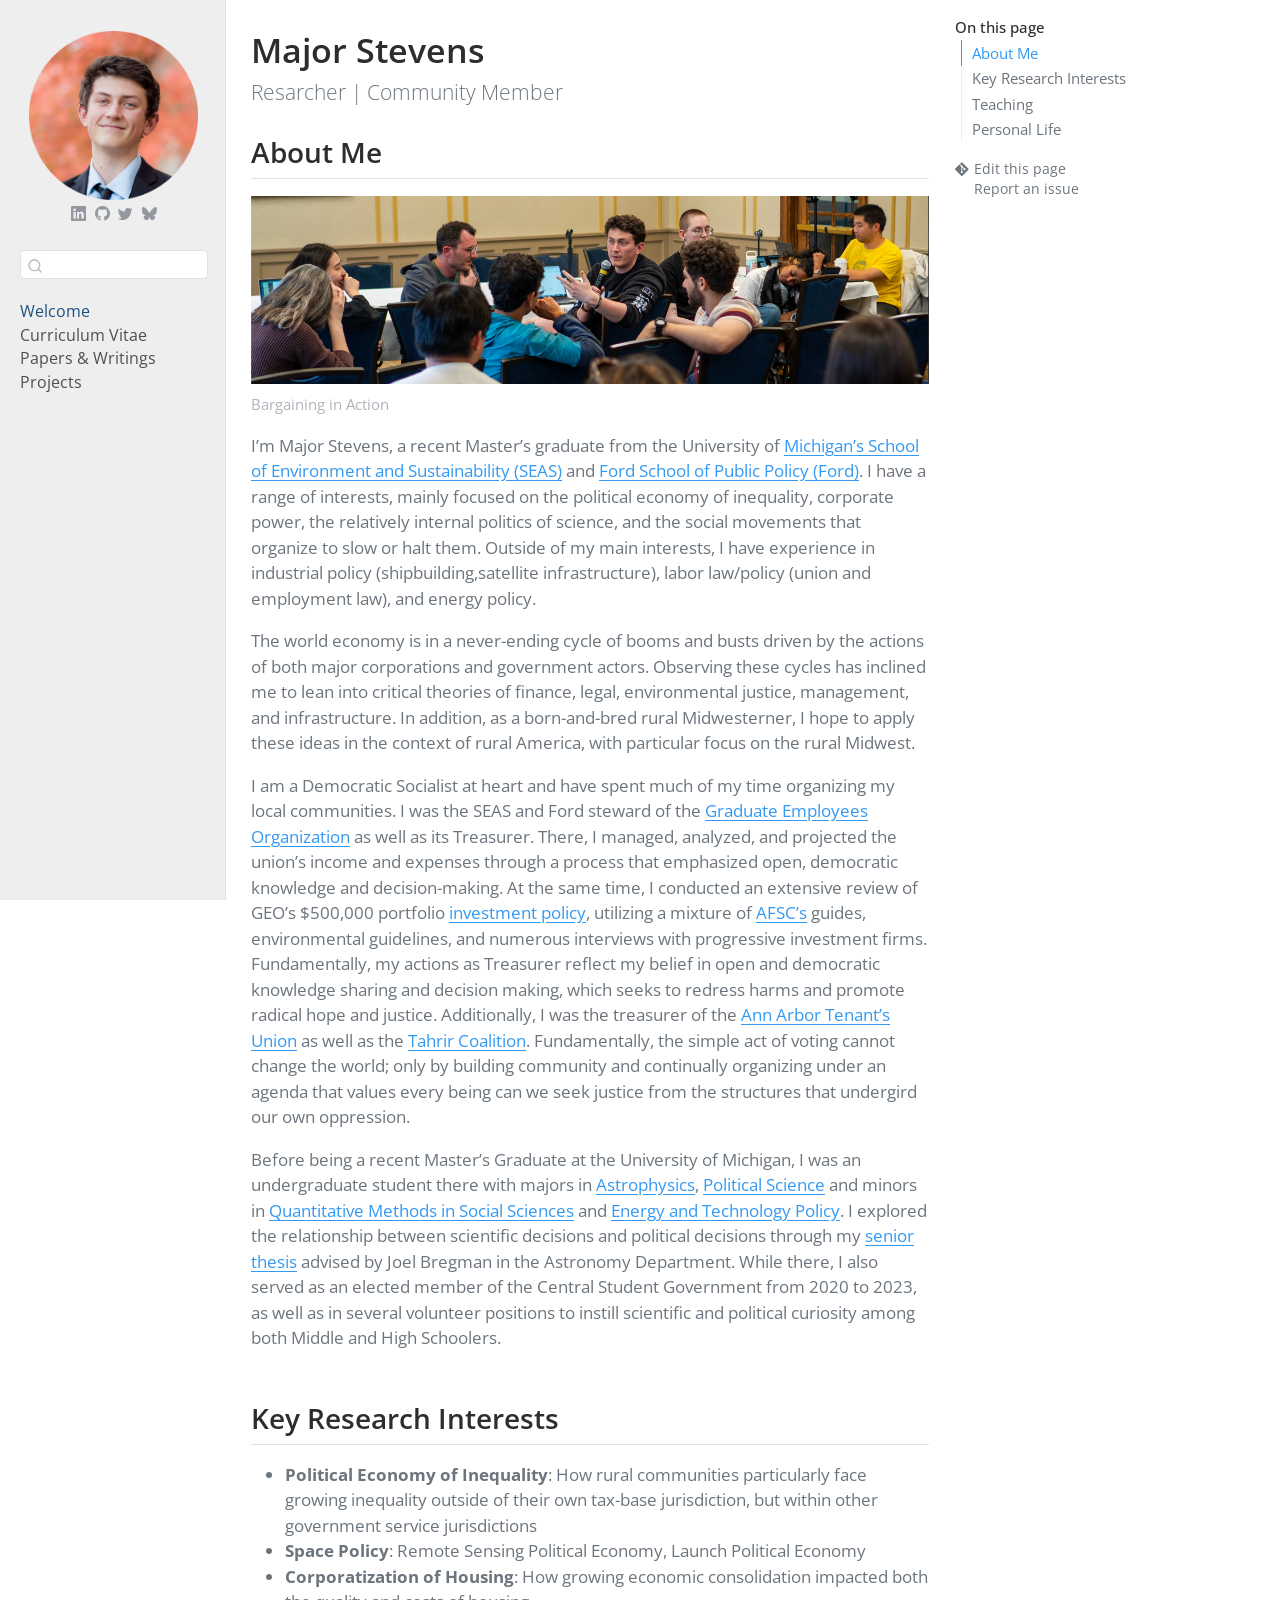
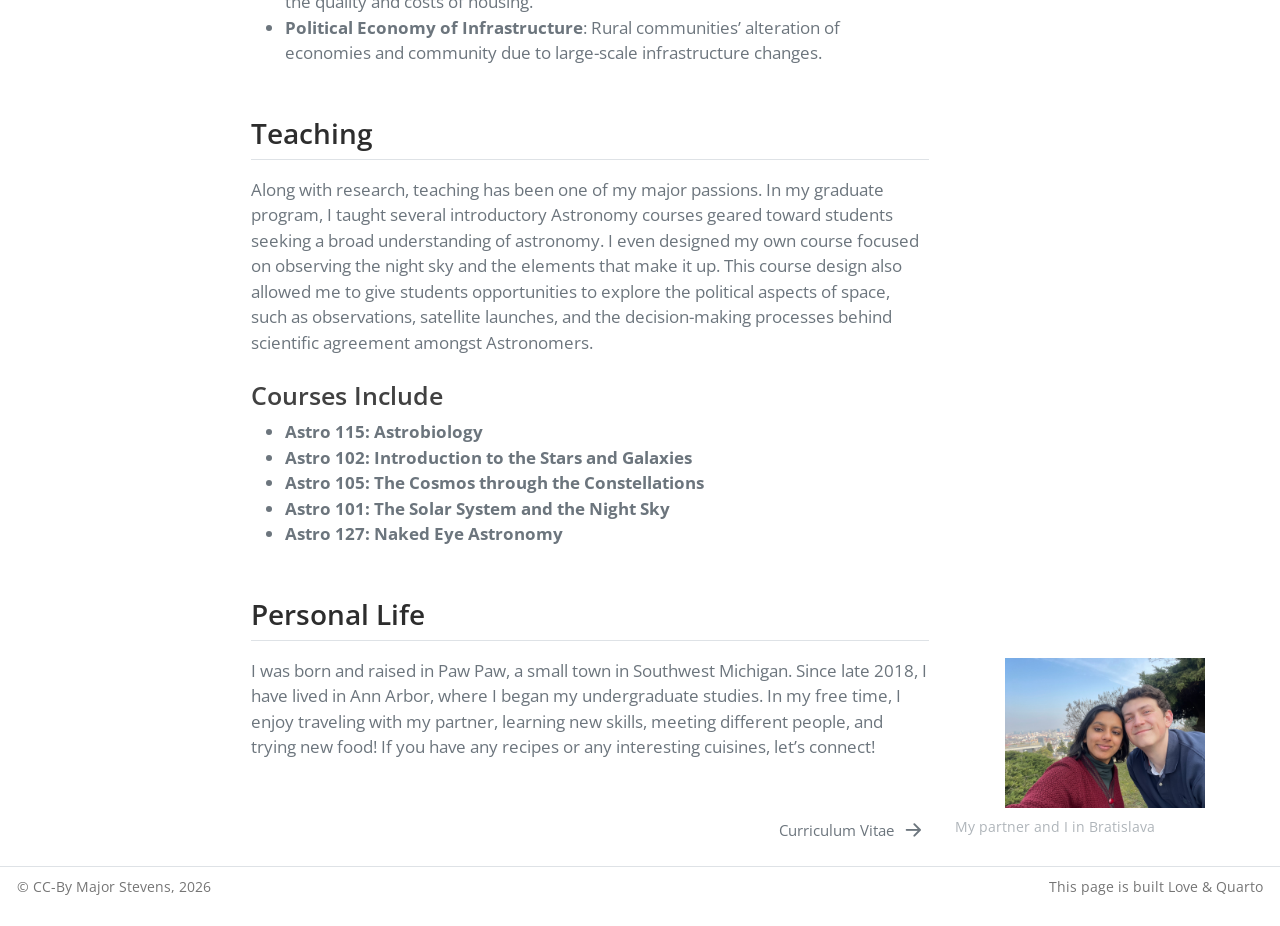
<file: index.html>
<!DOCTYPE html>
<html xmlns="http://www.w3.org/1999/xhtml" lang="en" xml:lang="en"><head>

<meta charset="utf-8">
<meta name="generator" content="quarto-1.9.36">

<meta name="viewport" content="width=device-width, initial-scale=1.0, user-scalable=yes">


<title>Major Stevens</title>
<style>
/* Default styles provided by pandoc.
** See https://pandoc.org/MANUAL.html#variables-for-html for config info.
*/
code{white-space: pre-wrap;}
span.smallcaps{font-variant: small-caps;}
div.columns{display: flex; gap: min(4vw, 1.5em);}
div.column{flex: auto; overflow-x: auto;}
div.hanging-indent{margin-left: 1.5em; text-indent: -1.5em;}
ul.task-list{list-style: none;}
ul.task-list li input[type="checkbox"] {
  width: 0.8em;
  margin: 0 0.8em 0.2em -1em; /* quarto-specific, see https://github.com/quarto-dev/quarto-cli/issues/4556 */ 
  vertical-align: middle;
}
</style>


<script src="site_libs/quarto-nav/quarto-nav.js"></script>
<script src="site_libs/clipboard/clipboard.min.js"></script>
<script src="site_libs/quarto-search/autocomplete.umd.js"></script>
<script src="site_libs/quarto-search/fuse.min.js"></script>
<script src="site_libs/quarto-search/quarto-search.js"></script>
<meta name="quarto:offset" content="./">
<link href="./explore.html" rel="next">
<script src="site_libs/quarto-html/quarto.js" type="module"></script>
<script src="site_libs/quarto-html/tabsets/tabsets.js" type="module"></script>
<script src="site_libs/quarto-html/popper.min.js"></script>
<script src="site_libs/quarto-html/tippy.umd.min.js"></script>
<script src="site_libs/quarto-html/anchor.min.js"></script>
<link href="site_libs/quarto-html/tippy.css" rel="stylesheet">
<link href="site_libs/quarto-html/quarto-syntax-highlighting-845c23b38eaddc0f92fda52bfe77a8c8.css" rel="stylesheet" id="quarto-text-highlighting-styles">
<script src="site_libs/bootstrap/bootstrap.min.js"></script>
<link href="site_libs/bootstrap/bootstrap-icons.css" rel="stylesheet">
<link href="site_libs/bootstrap/bootstrap-c4ad7ddb7c4909ca0170ff334e26accd.min.css" rel="stylesheet" append-hash="true" id="quarto-bootstrap" data-mode="light">
<script id="quarto-search-options" type="application/json">{
  "location": "sidebar",
  "copy-button": false,
  "collapse-after": 3,
  "panel-placement": "start",
  "type": "textbox",
  "limit": 50,
  "keyboard-shortcut": [
    "f",
    "/",
    "s"
  ],
  "show-item-context": false,
  "language": {
    "search-no-results-text": "No results",
    "search-matching-documents-text": "matching documents",
    "search-copy-link-title": "Copy link to search",
    "search-hide-matches-text": "Hide additional matches",
    "search-more-match-text": "more match in this document",
    "search-more-matches-text": "more matches in this document",
    "search-clear-button-title": "Clear",
    "search-text-placeholder": "",
    "search-detached-cancel-button-title": "Cancel",
    "search-submit-button-title": "Submit",
    "search-label": "Search"
  }
}</script>


</head>

<body class="nav-sidebar docked slimcontent quarto-light">

<div id="quarto-search-results"></div>
  <header id="quarto-header" class="headroom fixed-top">
  <nav class="quarto-secondary-nav">
    <div class="container-fluid d-flex">
      <button type="button" class="quarto-btn-toggle btn" data-bs-toggle="collapse" role="button" data-bs-target=".quarto-sidebar-collapse-item" aria-controls="quarto-sidebar" aria-expanded="false" aria-label="Toggle sidebar navigation" onclick="if (window.quartoToggleHeadroom) { window.quartoToggleHeadroom(); }">
        <i class="bi bi-layout-text-sidebar-reverse"></i>
      </button>
        <nav class="quarto-page-breadcrumbs" aria-label="breadcrumb"><ol class="breadcrumb"><li class="breadcrumb-item"><a href="./index.html">Welcome</a></li></ol></nav>
        <a class="flex-grow-1" role="navigation" data-bs-toggle="collapse" data-bs-target=".quarto-sidebar-collapse-item" aria-controls="quarto-sidebar" aria-expanded="false" aria-label="Toggle sidebar navigation" onclick="if (window.quartoToggleHeadroom) { window.quartoToggleHeadroom(); }">      
        </a>
      <button type="button" class="btn quarto-search-button" aria-label="Search" onclick="window.quartoOpenSearch();">
        <i class="bi bi-search"></i>
      </button>
    </div>
  </nav>
</header>
<!-- content -->
<div id="quarto-content" class="quarto-container page-columns page-rows-contents page-layout-article">
<!-- sidebar -->
  <nav id="quarto-sidebar" class="sidebar collapse collapse-horizontal quarto-sidebar-collapse-item sidebar-navigation docked overflow-auto">
    <div class="pt-lg-2 mt-2 text-center sidebar-header">
      <a href="./index.html" class="sidebar-logo-link">
      <img src="./images/MUNUMHeadshots.11.19-87-modified.png" alt="" class="sidebar-logo light-content py-0 d-lg-inline d-none">
      <img src="./images/MUNUMHeadshots.11.19-87-modified.png" alt="" class="sidebar-logo dark-content py-0 d-lg-inline d-none">
      </a>
      <div class="sidebar-tools-main tools-wide">
    <a href="https://www.linkedin.com/in/major-stevens/" title="LinkedIn Page" class="quarto-navigation-tool px-1" aria-label="LinkedIn Page"><i class="bi bi-linkedin"></i></a>
    <a href="https://github.com/MajorWS1" title="Github Profile" class="quarto-navigation-tool px-1" aria-label="Github Profile"><i class="bi bi-github"></i></a>
    <a href="https://x.com/majorws1" title="My Twitter" class="quarto-navigation-tool px-1" aria-label="My Twitter"><i class="bi bi-twitter"></i></a>
    <a href="https://bsky.app/profile/majorws1.bsky.social" title="My Bluesky" class="quarto-navigation-tool px-1" aria-label="My Bluesky"><i class="bi bi-bluesky"></i></a>
</div>
      </div>
        <div class="mt-2 flex-shrink-0 align-items-center">
        <div class="sidebar-search">
        <div id="quarto-search" class="" title="Search"></div>
        </div>
        </div>
    <div class="sidebar-menu-container"> 
    <ul class="list-unstyled mt-1">
        <li class="sidebar-item">
  <div class="sidebar-item-container"> 
  <a href="./index.html" class="sidebar-item-text sidebar-link active">
 <span class="menu-text">Welcome</span></a>
  </div>
</li>
        <li class="sidebar-item">
  <div class="sidebar-item-container"> 
  <a href="./explore.html" class="sidebar-item-text sidebar-link">
 <span class="menu-text">Curriculum Vitae</span></a>
  </div>
</li>
        <li class="sidebar-item">
  <div class="sidebar-item-container"> 
  <a href="./learning-more.html" class="sidebar-item-text sidebar-link">
 <span class="menu-text">Papers &amp; Writings</span></a>
  </div>
</li>
        <li class="sidebar-item">
  <div class="sidebar-item-container"> 
  <a href="./quarto-workflows/index.html" class="sidebar-item-text sidebar-link">
 <span class="menu-text">Projects</span></a>
  </div>
</li>
    </ul>
    </div>
</nav>
<div id="quarto-sidebar-glass" class="quarto-sidebar-collapse-item" data-bs-toggle="collapse" data-bs-target=".quarto-sidebar-collapse-item"></div>
<!-- margin-sidebar -->
    <div id="quarto-margin-sidebar" class="sidebar margin-sidebar">
        <nav id="TOC" role="doc-toc" class="toc-active">
    <h2 id="toc-title">On this page</h2>
   
  <ul>
  <li><a href="#welcome" id="toc-welcome" class="nav-link active" data-scroll-target="#welcome">About Me</a></li>
  <li><a href="#key-research-interests" id="toc-key-research-interests" class="nav-link" data-scroll-target="#key-research-interests">Key Research Interests</a></li>
  <li><a href="#teaching" id="toc-teaching" class="nav-link" data-scroll-target="#teaching">Teaching</a>
  <ul class="collapse">
  <li><a href="#courses-include" id="toc-courses-include" class="nav-link" data-scroll-target="#courses-include">Courses Include</a></li>
  </ul></li>
  <li><a href="#personal-life" id="toc-personal-life" class="nav-link" data-scroll-target="#personal-life">Personal Life</a></li>
  </ul>
<div class="toc-actions"><ul><li><a href="https://majorws1.github.io/edit/main/index.qmd" class="toc-action"><i class="bi bi-git"></i>Edit this page</a></li><li><a href="https://majorws1.github.io/issues/new" class="toc-action"><i class="bi empty"></i>Report an issue</a></li></ul></div></nav>
    </div>
<!-- main -->
<main class="content page-columns page-full" id="quarto-document-content">

<header id="title-block-header" class="quarto-title-block default">
<div class="quarto-title">
<h1 class="title">Major Stevens</h1>
<p class="subtitle lead">Resarcher | Community Member</p>
</div>



<div class="quarto-title-meta">

    
  
    
  </div>
  


</header>


<section id="welcome" class="level2">
<h2 class="anchored" data-anchor-id="welcome">About Me</h2>
<div class="quarto-figure quarto-figure-center">
<figure class="figure">
<p><img src="test.png" class="img-fluid figure-img"></p>
<figcaption>Bargaining in Action</figcaption>
</figure>
</div>
<p>I’m Major Stevens, a recent Master’s graduate from the University of <a href="https://seas.umich.edu/">Michigan’s School of Environment and Sustainability (SEAS)</a> and <a href="https://fordschool.umich.edu/">Ford School of Public Policy (Ford)</a>. I have a range of interests, mainly focused on the political economy of inequality, corporate power, the relatively internal politics of science, and the social movements that organize to slow or halt them. Outside of my main interests, I have experience in industrial policy (shipbuilding,satellite infrastructure), labor law/policy (union and employment law), and energy policy.</p>
<p>The world economy is in a never-ending cycle of booms and busts driven by the actions of both major corporations and government actors. Observing these cycles has inclined me to lean into critical theories of finance, legal, environmental justice, management, and infrastructure. In addition, as a born-and-bred rural Midwesterner, I hope to apply these ideas in the context of rural America, with particular focus on the rural Midwest.</p>
<p>I am a Democratic Socialist at heart and have spent much of my time organizing my local communities. I was the SEAS and Ford steward of the <a href="https://www.geo3550.org/">Graduate Employees Organization</a> as well as its Treasurer. There, I managed, analyzed, and projected the union’s income and expenses through a process that emphasized open, democratic knowledge and decision-making. At the same time, I conducted an extensive review of GEO’s $500,000 portfolio <a href="https://drive.google.com/file/d/1lbEtg4OwtXmhNk5Z0sJJAzjDTW-KlPbK/view?usp=sharing">investment policy</a>, utilizing a mixture of <a href="https://afsc.org/">AFSC’s</a> guides, environmental guidelines, and numerous interviews with progressive investment firms. Fundamentally, my actions as Treasurer reflect my belief in open and democratic knowledge sharing and decision making, which seeks to redress harms and promote radical hope and justice. Additionally, I was the treasurer of the <a href="https://annarbortenants.org/">Ann Arbor Tenant’s Union</a> as well as the <a href="https://www.tahrirxmich.org/">Tahrir Coalition</a>. Fundamentally, the simple act of voting cannot change the world; only by building community and continually organizing under an agenda that values every being can we seek justice from the structures that undergird our own oppression.</p>
<p>Before being a recent Master’s Graduate at the University of Michigan, I was an undergraduate student there with majors in <a href="https://lsa.umich.edu/astro">Astrophysics</a>, <a href="https://lsa.umich.edu/polisci">Political Science</a> and minors in <a href="https://lsa.umich.edu/qmss">Quantitative Methods in Social Sciences</a> and <a href="https://lsa.umich.edu/lsa/academics/majors-minors/energy-science-and-policy-minor.html">Energy and Technology Policy</a>. I explored the relationship between scientific decisions and political decisions through my <a href="https://www.linkedin.com/in/major-stevens/overlay/Education/570254137/treasury/?profileId=ACoAACVtmcABu56tm-Yi0qZ9FFUaAjX8sjVa9mU">senior thesis</a> advised by Joel Bregman in the Astronomy Department. While there, I also served as an elected member of the Central Student Government from 2020 to 2023, as well as in several volunteer positions to instill scientific and political curiosity among both Middle and High Schoolers.</p>
</section>
<section id="key-research-interests" class="level2">
<h2 class="anchored" data-anchor-id="key-research-interests">Key Research Interests</h2>
<ul>
<li><strong>Political Economy of Inequality</strong>: How rural communities particularly face growing inequality outside of their own tax-base jurisdiction, but within other government service jurisdictions</li>
<li><strong>Space Policy</strong>: Remote Sensing Political Economy, Launch Political Economy</li>
<li><strong>Corporatization of Housing</strong>: How growing economic consolidation impacted both the quality and costs of housing.</li>
<li><strong>Political Economy of Infrastructure</strong>: Rural communities’ alteration of economies and community due to large-scale infrastructure changes.</li>
</ul>
</section>
<section id="teaching" class="level2">
<h2 class="anchored" data-anchor-id="teaching">Teaching</h2>
<p>Along with research, teaching has been one of my major passions. In my graduate program, I taught several introductory Astronomy courses geared toward students seeking a broad understanding of astronomy. I even designed my own course focused on observing the night sky and the elements that make it up. This course design also allowed me to give students opportunities to explore the political aspects of space, such as observations, satellite launches, and the decision-making processes behind scientific agreement amongst Astronomers.</p>
<section id="courses-include" class="level3">
<h3 class="anchored" data-anchor-id="courses-include">Courses Include</h3>
<ul>
<li><strong>Astro 115: Astrobiology</strong></li>
<li><strong>Astro 102: Introduction to the Stars and Galaxies</strong></li>
<li><strong>Astro 105: The Cosmos through the Constellations</strong></li>
<li><strong>Astro 101: The Solar System and the Night Sky</strong></li>
<li><strong>Astro 127: Naked Eye Astronomy</strong></li>
</ul>
</section>
</section>
<section id="personal-life" class="level2 page-columns page-full">
<h2 class="anchored" data-anchor-id="personal-life">Personal Life</h2>
<p>I was born and raised in Paw Paw, a small town in Southwest Michigan. Since late 2018, I have lived in Ann Arbor, where I began my undergraduate studies. In my free time, I enjoy traveling with my partner, learning new skills, meeting different people, and trying new food! If you have any recipes or any interesting cuisines, let’s connect!</p>



<div class="no-row-height column-margin column-container"><div class="">
<div class="quarto-figure quarto-figure-center">
<figure class="figure">
<p><img src="IMG_4638.png" class="img-fluid figure-img" width="200"></p>
<figcaption>My partner and I in Bratislava</figcaption>
</figure>
</div>
</div></div></section>

</main> <!-- /main -->
<script id="quarto-html-after-body" type="application/javascript">
  window.document.addEventListener("DOMContentLoaded", function (event) {
    const icon = "";
    const anchorJS = new window.AnchorJS();
    anchorJS.options = {
      placement: 'right',
      icon: icon
    };
    anchorJS.add('.anchored');
    const isCodeAnnotation = (el) => {
      for (const clz of el.classList) {
        if (clz.startsWith('code-annotation-')) {                     
          return true;
        }
      }
      return false;
    }
    const onCopySuccess = function(e) {
      // button target
      const button = e.trigger;
      // don't keep focus
      button.blur();
      // flash "checked"
      button.classList.add('code-copy-button-checked');
      var currentTitle = button.getAttribute("title");
      button.setAttribute("title", "Copied!");
      let tooltip;
      if (window.bootstrap) {
        button.setAttribute("data-bs-toggle", "tooltip");
        button.setAttribute("data-bs-placement", "left");
        button.setAttribute("data-bs-title", "Copied!");
        tooltip = new bootstrap.Tooltip(button, 
          { trigger: "manual", 
            customClass: "code-copy-button-tooltip",
            offset: [0, -8]});
        tooltip.show();    
      }
      setTimeout(function() {
        if (tooltip) {
          tooltip.hide();
          button.removeAttribute("data-bs-title");
          button.removeAttribute("data-bs-toggle");
          button.removeAttribute("data-bs-placement");
        }
        button.setAttribute("title", currentTitle);
        button.classList.remove('code-copy-button-checked');
      }, 1000);
      // clear code selection
      e.clearSelection();
    }
    const getTextToCopy = function(trigger) {
      const outerScaffold = trigger.parentElement.cloneNode(true);
      const codeEl = outerScaffold.querySelector('code');
      for (const childEl of codeEl.children) {
        if (isCodeAnnotation(childEl)) {
          childEl.remove();
        }
      }
      return codeEl.innerText;
    }
    const clipboard = new window.ClipboardJS('.code-copy-button:not([data-in-quarto-modal])', {
      text: getTextToCopy
    });
    clipboard.on('success', onCopySuccess);
    if (window.document.getElementById('quarto-embedded-source-code-modal')) {
      const clipboardModal = new window.ClipboardJS('.code-copy-button[data-in-quarto-modal]', {
        text: getTextToCopy,
        container: window.document.getElementById('quarto-embedded-source-code-modal')
      });
      clipboardModal.on('success', onCopySuccess);
    }
      var localhostRegex = new RegExp(/^(?:http|https):\/\/localhost\:?[0-9]*\//);
      var mailtoRegex = new RegExp(/^mailto:/);
        var filterRegex = new RegExp("https:\/\/majorws1\.github\.io\/");
      var isInternal = (href) => {
          return filterRegex.test(href) || localhostRegex.test(href) || mailtoRegex.test(href);
      }
      // Inspect non-navigation links and adorn them if external
     var links = window.document.querySelectorAll('a[href]:not(.nav-link):not(.navbar-brand):not(.toc-action):not(.sidebar-link):not(.sidebar-item-toggle):not(.pagination-link):not(.no-external):not([aria-hidden]):not(.dropdown-item):not(.quarto-navigation-tool):not(.about-link)');
      for (var i=0; i<links.length; i++) {
        const link = links[i];
        if (!isInternal(link.href)) {
          // undo the damage that might have been done by quarto-nav.js in the case of
          // links that we want to consider external
          if (link.dataset.originalHref !== undefined) {
            link.href = link.dataset.originalHref;
          }
        }
      }
    function tippyHover(el, contentFn, onTriggerFn, onUntriggerFn) {
      const config = {
        allowHTML: true,
        maxWidth: 500,
        delay: 100,
        arrow: false,
        appendTo: function(el) {
            return el.parentElement;
        },
        interactive: true,
        interactiveBorder: 10,
        theme: 'quarto',
        placement: 'bottom-start',
      };
      if (contentFn) {
        config.content = contentFn;
      }
      if (onTriggerFn) {
        config.onTrigger = onTriggerFn;
      }
      if (onUntriggerFn) {
        config.onUntrigger = onUntriggerFn;
      }
      window.tippy(el, config); 
    }
    const noterefs = window.document.querySelectorAll('a[role="doc-noteref"]');
    for (var i=0; i<noterefs.length; i++) {
      const ref = noterefs[i];
      tippyHover(ref, function() {
        // use id or data attribute instead here
        let href = ref.getAttribute('data-footnote-href') || ref.getAttribute('href');
        try { href = new URL(href).hash; } catch {}
        const id = href.replace(/^#\/?/, "");
        const note = window.document.getElementById(id);
        if (note) {
          return note.innerHTML;
        } else {
          return "";
        }
      });
    }
    const xrefs = window.document.querySelectorAll('a.quarto-xref');
    const processXRef = (id, note) => {
      // Strip column container classes
      const stripColumnClz = (el) => {
        el.classList.remove("page-full", "page-columns");
        if (el.children) {
          for (const child of el.children) {
            stripColumnClz(child);
          }
        }
      }
      stripColumnClz(note)
      if (id === null || id.startsWith('sec-')) {
        // Special case sections, only their first couple elements
        const container = document.createElement("div");
        if (note.children && note.children.length > 2) {
          container.appendChild(note.children[0].cloneNode(true));
          for (let i = 1; i < note.children.length; i++) {
            const child = note.children[i];
            if (child.tagName === "P" && child.innerText === "") {
              continue;
            } else {
              container.appendChild(child.cloneNode(true));
              break;
            }
          }
          if (window.Quarto?.typesetMath) {
            window.Quarto.typesetMath(container);
          }
          return container.innerHTML
        } else {
          if (window.Quarto?.typesetMath) {
            window.Quarto.typesetMath(note);
          }
          return note.innerHTML;
        }
      } else {
        // Remove any anchor links if they are present
        const anchorLink = note.querySelector('a.anchorjs-link');
        if (anchorLink) {
          anchorLink.remove();
        }
        if (window.Quarto?.typesetMath) {
          window.Quarto.typesetMath(note);
        }
        if (note.classList.contains("callout")) {
          return note.outerHTML;
        } else {
          return note.innerHTML;
        }
      }
    }
    for (var i=0; i<xrefs.length; i++) {
      const xref = xrefs[i];
      tippyHover(xref, undefined, function(instance) {
        instance.disable();
        let url = xref.getAttribute('href');
        let hash = undefined; 
        if (url.startsWith('#')) {
          hash = url;
        } else {
          try { hash = new URL(url).hash; } catch {}
        }
        if (hash) {
          const id = hash.replace(/^#\/?/, "");
          const note = window.document.getElementById(id);
          if (note !== null) {
            try {
              const html = processXRef(id, note.cloneNode(true));
              instance.setContent(html);
            } finally {
              instance.enable();
              instance.show();
            }
          } else {
            // See if we can fetch this
            fetch(url.split('#')[0])
            .then(res => res.text())
            .then(html => {
              const parser = new DOMParser();
              const htmlDoc = parser.parseFromString(html, "text/html");
              const note = htmlDoc.getElementById(id);
              if (note !== null) {
                const html = processXRef(id, note);
                instance.setContent(html);
              } 
            }).finally(() => {
              instance.enable();
              instance.show();
            });
          }
        } else {
          // See if we can fetch a full url (with no hash to target)
          // This is a special case and we should probably do some content thinning / targeting
          fetch(url)
          .then(res => res.text())
          .then(html => {
            const parser = new DOMParser();
            const htmlDoc = parser.parseFromString(html, "text/html");
            const note = htmlDoc.querySelector('main.content');
            if (note !== null) {
              // This should only happen for chapter cross references
              // (since there is no id in the URL)
              // remove the first header
              if (note.children.length > 0 && note.children[0].tagName === "HEADER") {
                note.children[0].remove();
              }
              const html = processXRef(null, note);
              instance.setContent(html);
            } 
          }).finally(() => {
            instance.enable();
            instance.show();
          });
        }
      }, function(instance) {
      });
    }
        let selectedAnnoteEl;
        const selectorForAnnotation = ( cell, annotation) => {
          let cellAttr = 'data-code-cell="' + cell + '"';
          let lineAttr = 'data-code-annotation="' +  annotation + '"';
          const selector = 'span[' + cellAttr + '][' + lineAttr + ']';
          return selector;
        }
        const selectCodeLines = (annoteEl) => {
          const doc = window.document;
          const targetCell = annoteEl.getAttribute("data-target-cell");
          const targetAnnotation = annoteEl.getAttribute("data-target-annotation");
          const annoteSpan = window.document.querySelector(selectorForAnnotation(targetCell, targetAnnotation));
          const lines = annoteSpan.getAttribute("data-code-lines").split(",");
          const lineIds = lines.map((line) => {
            return targetCell + "-" + line;
          })
          let top = null;
          let height = null;
          let parent = null;
          if (lineIds.length > 0) {
              //compute the position of the single el (top and bottom and make a div)
              const el = window.document.getElementById(lineIds[0]);
              top = el.offsetTop;
              height = el.offsetHeight;
              parent = el.parentElement.parentElement;
            if (lineIds.length > 1) {
              const lastEl = window.document.getElementById(lineIds[lineIds.length - 1]);
              const bottom = lastEl.offsetTop + lastEl.offsetHeight;
              height = bottom - top;
            }
            if (top !== null && height !== null && parent !== null) {
              // cook up a div (if necessary) and position it 
              let div = window.document.getElementById("code-annotation-line-highlight");
              if (div === null) {
                div = window.document.createElement("div");
                div.setAttribute("id", "code-annotation-line-highlight");
                div.style.position = 'absolute';
                parent.appendChild(div);
              }
              div.style.top = top - 2 + "px";
              div.style.height = height + 4 + "px";
              div.style.left = 0;
              let gutterDiv = window.document.getElementById("code-annotation-line-highlight-gutter");
              if (gutterDiv === null) {
                gutterDiv = window.document.createElement("div");
                gutterDiv.setAttribute("id", "code-annotation-line-highlight-gutter");
                gutterDiv.style.position = 'absolute';
                const codeCell = window.document.getElementById(targetCell);
                const gutter = codeCell.querySelector('.code-annotation-gutter');
                gutter.appendChild(gutterDiv);
              }
              gutterDiv.style.top = top - 2 + "px";
              gutterDiv.style.height = height + 4 + "px";
            }
            selectedAnnoteEl = annoteEl;
          }
        };
        const unselectCodeLines = () => {
          const elementsIds = ["code-annotation-line-highlight", "code-annotation-line-highlight-gutter"];
          elementsIds.forEach((elId) => {
            const div = window.document.getElementById(elId);
            if (div) {
              div.remove();
            }
          });
          selectedAnnoteEl = undefined;
        };
          // Handle positioning of the toggle
      window.addEventListener(
        "resize",
        throttle(() => {
          elRect = undefined;
          if (selectedAnnoteEl) {
            selectCodeLines(selectedAnnoteEl);
          }
        }, 10)
      );
      function throttle(fn, ms) {
      let throttle = false;
      let timer;
        return (...args) => {
          if(!throttle) { // first call gets through
              fn.apply(this, args);
              throttle = true;
          } else { // all the others get throttled
              if(timer) clearTimeout(timer); // cancel #2
              timer = setTimeout(() => {
                fn.apply(this, args);
                timer = throttle = false;
              }, ms);
          }
        };
      }
        // Attach click handler to the DT
        const annoteDls = window.document.querySelectorAll('dt[data-target-cell]');
        for (const annoteDlNode of annoteDls) {
          annoteDlNode.addEventListener('click', (event) => {
            const clickedEl = event.target;
            if (clickedEl !== selectedAnnoteEl) {
              unselectCodeLines();
              const activeEl = window.document.querySelector('dt[data-target-cell].code-annotation-active');
              if (activeEl) {
                activeEl.classList.remove('code-annotation-active');
              }
              selectCodeLines(clickedEl);
              clickedEl.classList.add('code-annotation-active');
            } else {
              // Unselect the line
              unselectCodeLines();
              clickedEl.classList.remove('code-annotation-active');
            }
          });
        }
    const findCites = (el) => {
      const parentEl = el.parentElement;
      if (parentEl) {
        const cites = parentEl.dataset.cites;
        if (cites) {
          return {
            el,
            cites: cites.split(' ')
          };
        } else {
          return findCites(el.parentElement)
        }
      } else {
        return undefined;
      }
    };
    var bibliorefs = window.document.querySelectorAll('a[role="doc-biblioref"]');
    for (var i=0; i<bibliorefs.length; i++) {
      const ref = bibliorefs[i];
      const citeInfo = findCites(ref);
      if (citeInfo) {
        tippyHover(citeInfo.el, function() {
          var popup = window.document.createElement('div');
          citeInfo.cites.forEach(function(cite) {
            var citeDiv = window.document.createElement('div');
            citeDiv.classList.add('hanging-indent');
            citeDiv.classList.add('csl-entry');
            var biblioDiv = window.document.getElementById('ref-' + cite);
            if (biblioDiv) {
              citeDiv.innerHTML = biblioDiv.innerHTML;
            }
            popup.appendChild(citeDiv);
          });
          return popup.innerHTML;
        });
      }
    }
  });
  </script>
<nav class="page-navigation">
  <div class="nav-page nav-page-previous">
  </div>
  <div class="nav-page nav-page-next">
      <a href="./explore.html" class="pagination-link" aria-label="Curriculum Vitae">
        <span class="nav-page-text">Curriculum Vitae</span> <i class="bi bi-arrow-right-short"></i>
      </a>
  </div>
</nav>
</div> <!-- /content -->
<footer class="footer">
  <div class="nav-footer">
    <div class="nav-footer-left">
<p>© CC-By Major Stevens, 2026</p>
</div>   
    <div class="nav-footer-center">
      &nbsp;
    <div class="toc-actions d-sm-block d-md-none"><ul><li><a href="https://majorws1.github.io/edit/main/index.qmd" class="toc-action"><i class="bi bi-git"></i>Edit this page</a></li><li><a href="https://majorws1.github.io/issues/new" class="toc-action"><i class="bi empty"></i>Report an issue</a></li></ul></div></div>
    <div class="nav-footer-right">
<p>This page is built Love &amp; Quarto</p>
</div>
  </div>
</footer>




</body></html>
</file>
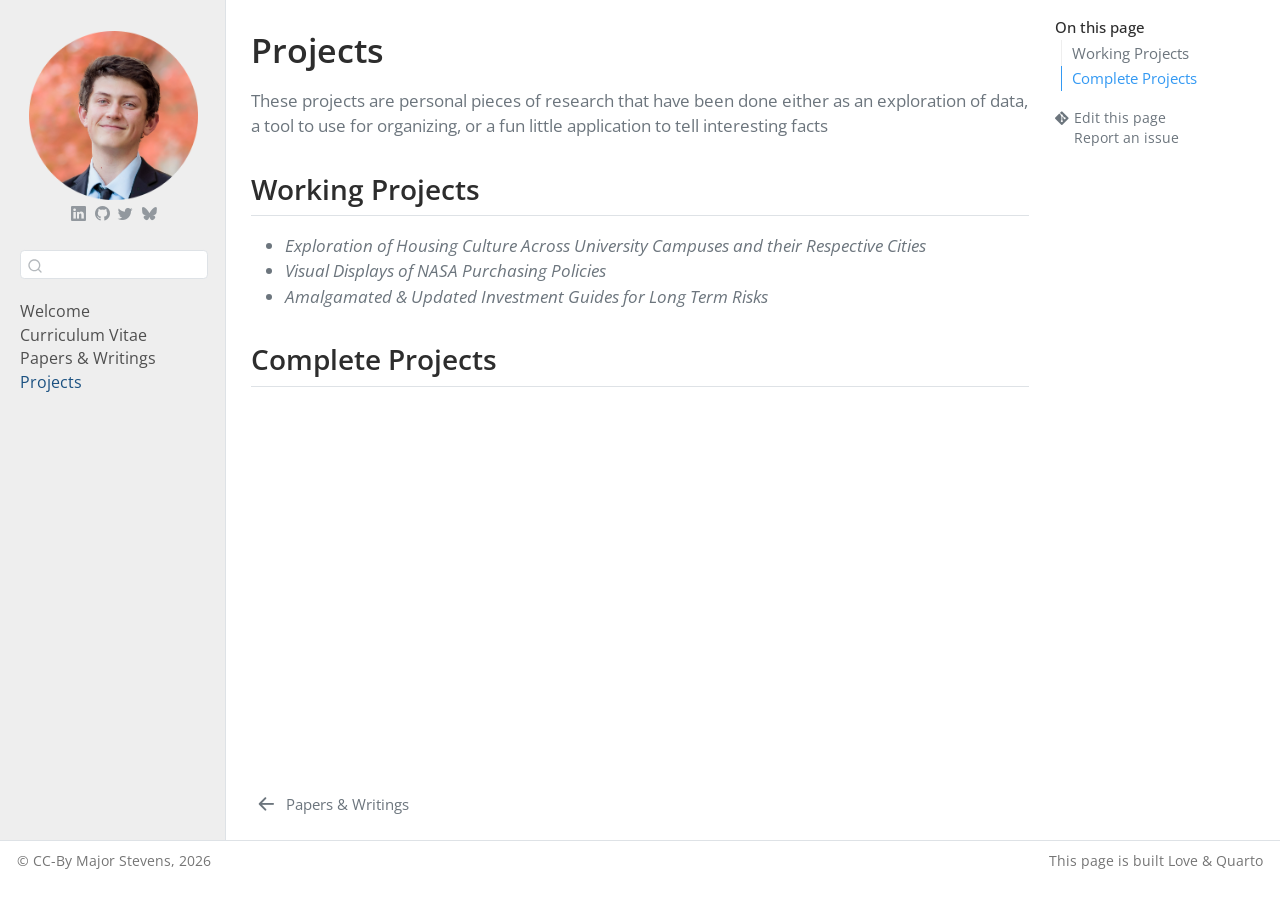
<file: quarto-workflows/index.html>
<!DOCTYPE html>
<html xmlns="http://www.w3.org/1999/xhtml" lang="en" xml:lang="en"><head>

<meta charset="utf-8">
<meta name="generator" content="quarto-1.9.36">

<meta name="viewport" content="width=device-width, initial-scale=1.0, user-scalable=yes">


<title>Projects – Major Stevens</title>
<style>
/* Default styles provided by pandoc.
** See https://pandoc.org/MANUAL.html#variables-for-html for config info.
*/
code{white-space: pre-wrap;}
span.smallcaps{font-variant: small-caps;}
div.columns{display: flex; gap: min(4vw, 1.5em);}
div.column{flex: auto; overflow-x: auto;}
div.hanging-indent{margin-left: 1.5em; text-indent: -1.5em;}
ul.task-list{list-style: none;}
ul.task-list li input[type="checkbox"] {
  width: 0.8em;
  margin: 0 0.8em 0.2em -1em; /* quarto-specific, see https://github.com/quarto-dev/quarto-cli/issues/4556 */ 
  vertical-align: middle;
}
</style>


<script src="../site_libs/quarto-nav/quarto-nav.js"></script>
<script src="../site_libs/clipboard/clipboard.min.js"></script>
<script src="../site_libs/quarto-search/autocomplete.umd.js"></script>
<script src="../site_libs/quarto-search/fuse.min.js"></script>
<script src="../site_libs/quarto-search/quarto-search.js"></script>
<meta name="quarto:offset" content="../">
<link href="../learning-more.html" rel="prev">
<script src="../site_libs/quarto-html/quarto.js" type="module"></script>
<script src="../site_libs/quarto-html/tabsets/tabsets.js" type="module"></script>
<script src="../site_libs/quarto-html/popper.min.js"></script>
<script src="../site_libs/quarto-html/tippy.umd.min.js"></script>
<script src="../site_libs/quarto-html/anchor.min.js"></script>
<link href="../site_libs/quarto-html/tippy.css" rel="stylesheet">
<link href="../site_libs/quarto-html/quarto-syntax-highlighting-845c23b38eaddc0f92fda52bfe77a8c8.css" rel="stylesheet" id="quarto-text-highlighting-styles">
<script src="../site_libs/bootstrap/bootstrap.min.js"></script>
<link href="../site_libs/bootstrap/bootstrap-icons.css" rel="stylesheet">
<link href="../site_libs/bootstrap/bootstrap-c4ad7ddb7c4909ca0170ff334e26accd.min.css" rel="stylesheet" append-hash="true" id="quarto-bootstrap" data-mode="light">
<script id="quarto-search-options" type="application/json">{
  "location": "sidebar",
  "copy-button": false,
  "collapse-after": 3,
  "panel-placement": "start",
  "type": "textbox",
  "limit": 50,
  "keyboard-shortcut": [
    "f",
    "/",
    "s"
  ],
  "show-item-context": false,
  "language": {
    "search-no-results-text": "No results",
    "search-matching-documents-text": "matching documents",
    "search-copy-link-title": "Copy link to search",
    "search-hide-matches-text": "Hide additional matches",
    "search-more-match-text": "more match in this document",
    "search-more-matches-text": "more matches in this document",
    "search-clear-button-title": "Clear",
    "search-text-placeholder": "",
    "search-detached-cancel-button-title": "Cancel",
    "search-submit-button-title": "Submit",
    "search-label": "Search"
  }
}</script>


</head>

<body class="nav-sidebar docked quarto-light">

<div id="quarto-search-results"></div>
  <header id="quarto-header" class="headroom fixed-top">
  <nav class="quarto-secondary-nav">
    <div class="container-fluid d-flex">
      <button type="button" class="quarto-btn-toggle btn" data-bs-toggle="collapse" role="button" data-bs-target=".quarto-sidebar-collapse-item" aria-controls="quarto-sidebar" aria-expanded="false" aria-label="Toggle sidebar navigation" onclick="if (window.quartoToggleHeadroom) { window.quartoToggleHeadroom(); }">
        <i class="bi bi-layout-text-sidebar-reverse"></i>
      </button>
        <nav class="quarto-page-breadcrumbs" aria-label="breadcrumb"><ol class="breadcrumb"><li class="breadcrumb-item"><a href="../quarto-workflows/index.html">Projects</a></li></ol></nav>
        <a class="flex-grow-1" role="navigation" data-bs-toggle="collapse" data-bs-target=".quarto-sidebar-collapse-item" aria-controls="quarto-sidebar" aria-expanded="false" aria-label="Toggle sidebar navigation" onclick="if (window.quartoToggleHeadroom) { window.quartoToggleHeadroom(); }">      
        </a>
      <button type="button" class="btn quarto-search-button" aria-label="Search" onclick="window.quartoOpenSearch();">
        <i class="bi bi-search"></i>
      </button>
    </div>
  </nav>
</header>
<!-- content -->
<div id="quarto-content" class="quarto-container page-columns page-rows-contents page-layout-article">
<!-- sidebar -->
  <nav id="quarto-sidebar" class="sidebar collapse collapse-horizontal quarto-sidebar-collapse-item sidebar-navigation docked overflow-auto">
    <div class="pt-lg-2 mt-2 text-center sidebar-header">
      <a href="../index.html" class="sidebar-logo-link">
      <img src="../images/MUNUMHeadshots.11.19-87-modified.png" alt="" class="sidebar-logo light-content py-0 d-lg-inline d-none">
      <img src="../images/MUNUMHeadshots.11.19-87-modified.png" alt="" class="sidebar-logo dark-content py-0 d-lg-inline d-none">
      </a>
      <div class="sidebar-tools-main tools-wide">
    <a href="https://www.linkedin.com/in/major-stevens/" title="LinkedIn Page" class="quarto-navigation-tool px-1" aria-label="LinkedIn Page"><i class="bi bi-linkedin"></i></a>
    <a href="https://github.com/MajorWS1" title="Github Profile" class="quarto-navigation-tool px-1" aria-label="Github Profile"><i class="bi bi-github"></i></a>
    <a href="https://x.com/majorws1" title="My Twitter" class="quarto-navigation-tool px-1" aria-label="My Twitter"><i class="bi bi-twitter"></i></a>
    <a href="https://bsky.app/profile/majorws1.bsky.social" title="My Bluesky" class="quarto-navigation-tool px-1" aria-label="My Bluesky"><i class="bi bi-bluesky"></i></a>
</div>
      </div>
        <div class="mt-2 flex-shrink-0 align-items-center">
        <div class="sidebar-search">
        <div id="quarto-search" class="" title="Search"></div>
        </div>
        </div>
    <div class="sidebar-menu-container"> 
    <ul class="list-unstyled mt-1">
        <li class="sidebar-item">
  <div class="sidebar-item-container"> 
  <a href="../index.html" class="sidebar-item-text sidebar-link">
 <span class="menu-text">Welcome</span></a>
  </div>
</li>
        <li class="sidebar-item">
  <div class="sidebar-item-container"> 
  <a href="../explore.html" class="sidebar-item-text sidebar-link">
 <span class="menu-text">Curriculum Vitae</span></a>
  </div>
</li>
        <li class="sidebar-item">
  <div class="sidebar-item-container"> 
  <a href="../learning-more.html" class="sidebar-item-text sidebar-link">
 <span class="menu-text">Papers &amp; Writings</span></a>
  </div>
</li>
        <li class="sidebar-item">
  <div class="sidebar-item-container"> 
  <a href="../quarto-workflows/index.html" class="sidebar-item-text sidebar-link active">
 <span class="menu-text">Projects</span></a>
  </div>
</li>
    </ul>
    </div>
</nav>
<div id="quarto-sidebar-glass" class="quarto-sidebar-collapse-item" data-bs-toggle="collapse" data-bs-target=".quarto-sidebar-collapse-item"></div>
<!-- margin-sidebar -->
    <div id="quarto-margin-sidebar" class="sidebar margin-sidebar">
        <nav id="TOC" role="doc-toc" class="toc-active">
    <h2 id="toc-title">On this page</h2>
   
  <ul>
  <li><a href="#working-projects" id="toc-working-projects" class="nav-link active" data-scroll-target="#working-projects">Working Projects</a></li>
  <li><a href="#complete-projects" id="toc-complete-projects" class="nav-link" data-scroll-target="#complete-projects">Complete Projects</a></li>
  </ul>
<div class="toc-actions"><ul><li><a href="https://majorws1.github.io/edit/main/quarto-workflows/index.qmd" class="toc-action"><i class="bi bi-git"></i>Edit this page</a></li><li><a href="https://majorws1.github.io/issues/new" class="toc-action"><i class="bi empty"></i>Report an issue</a></li></ul></div></nav>
    </div>
<!-- main -->
<main class="content" id="quarto-document-content">

<header id="title-block-header" class="quarto-title-block default">
<div class="quarto-title">
<h1 class="title">Projects</h1>
</div>



<div class="quarto-title-meta">

    
  
    
  </div>
  


</header>


<p>These projects are personal pieces of research that have been done either as an exploration of data, a tool to use for organizing, or a fun little application to tell interesting facts</p>
<section id="working-projects" class="level2">
<h2 class="anchored" data-anchor-id="working-projects">Working Projects</h2>
<ul>
<li><em>Exploration of Housing Culture Across University Campuses and their Respective Cities</em></li>
<li><em>Visual Displays of NASA Purchasing Policies</em></li>
<li><em>Amalgamated &amp; Updated Investment Guides for Long Term Risks</em></li>
</ul>
</section>
<section id="complete-projects" class="level2">
<h2 class="anchored" data-anchor-id="complete-projects">Complete Projects</h2>


</section>

</main> <!-- /main -->
<script id="quarto-html-after-body" type="application/javascript">
  window.document.addEventListener("DOMContentLoaded", function (event) {
    const icon = "";
    const anchorJS = new window.AnchorJS();
    anchorJS.options = {
      placement: 'right',
      icon: icon
    };
    anchorJS.add('.anchored');
    const isCodeAnnotation = (el) => {
      for (const clz of el.classList) {
        if (clz.startsWith('code-annotation-')) {                     
          return true;
        }
      }
      return false;
    }
    const onCopySuccess = function(e) {
      // button target
      const button = e.trigger;
      // don't keep focus
      button.blur();
      // flash "checked"
      button.classList.add('code-copy-button-checked');
      var currentTitle = button.getAttribute("title");
      button.setAttribute("title", "Copied!");
      let tooltip;
      if (window.bootstrap) {
        button.setAttribute("data-bs-toggle", "tooltip");
        button.setAttribute("data-bs-placement", "left");
        button.setAttribute("data-bs-title", "Copied!");
        tooltip = new bootstrap.Tooltip(button, 
          { trigger: "manual", 
            customClass: "code-copy-button-tooltip",
            offset: [0, -8]});
        tooltip.show();    
      }
      setTimeout(function() {
        if (tooltip) {
          tooltip.hide();
          button.removeAttribute("data-bs-title");
          button.removeAttribute("data-bs-toggle");
          button.removeAttribute("data-bs-placement");
        }
        button.setAttribute("title", currentTitle);
        button.classList.remove('code-copy-button-checked');
      }, 1000);
      // clear code selection
      e.clearSelection();
    }
    const getTextToCopy = function(trigger) {
      const outerScaffold = trigger.parentElement.cloneNode(true);
      const codeEl = outerScaffold.querySelector('code');
      for (const childEl of codeEl.children) {
        if (isCodeAnnotation(childEl)) {
          childEl.remove();
        }
      }
      return codeEl.innerText;
    }
    const clipboard = new window.ClipboardJS('.code-copy-button:not([data-in-quarto-modal])', {
      text: getTextToCopy
    });
    clipboard.on('success', onCopySuccess);
    if (window.document.getElementById('quarto-embedded-source-code-modal')) {
      const clipboardModal = new window.ClipboardJS('.code-copy-button[data-in-quarto-modal]', {
        text: getTextToCopy,
        container: window.document.getElementById('quarto-embedded-source-code-modal')
      });
      clipboardModal.on('success', onCopySuccess);
    }
      var localhostRegex = new RegExp(/^(?:http|https):\/\/localhost\:?[0-9]*\//);
      var mailtoRegex = new RegExp(/^mailto:/);
        var filterRegex = new RegExp("https:\/\/majorws1\.github\.io\/");
      var isInternal = (href) => {
          return filterRegex.test(href) || localhostRegex.test(href) || mailtoRegex.test(href);
      }
      // Inspect non-navigation links and adorn them if external
     var links = window.document.querySelectorAll('a[href]:not(.nav-link):not(.navbar-brand):not(.toc-action):not(.sidebar-link):not(.sidebar-item-toggle):not(.pagination-link):not(.no-external):not([aria-hidden]):not(.dropdown-item):not(.quarto-navigation-tool):not(.about-link)');
      for (var i=0; i<links.length; i++) {
        const link = links[i];
        if (!isInternal(link.href)) {
          // undo the damage that might have been done by quarto-nav.js in the case of
          // links that we want to consider external
          if (link.dataset.originalHref !== undefined) {
            link.href = link.dataset.originalHref;
          }
        }
      }
    function tippyHover(el, contentFn, onTriggerFn, onUntriggerFn) {
      const config = {
        allowHTML: true,
        maxWidth: 500,
        delay: 100,
        arrow: false,
        appendTo: function(el) {
            return el.parentElement;
        },
        interactive: true,
        interactiveBorder: 10,
        theme: 'quarto',
        placement: 'bottom-start',
      };
      if (contentFn) {
        config.content = contentFn;
      }
      if (onTriggerFn) {
        config.onTrigger = onTriggerFn;
      }
      if (onUntriggerFn) {
        config.onUntrigger = onUntriggerFn;
      }
      window.tippy(el, config); 
    }
    const noterefs = window.document.querySelectorAll('a[role="doc-noteref"]');
    for (var i=0; i<noterefs.length; i++) {
      const ref = noterefs[i];
      tippyHover(ref, function() {
        // use id or data attribute instead here
        let href = ref.getAttribute('data-footnote-href') || ref.getAttribute('href');
        try { href = new URL(href).hash; } catch {}
        const id = href.replace(/^#\/?/, "");
        const note = window.document.getElementById(id);
        if (note) {
          return note.innerHTML;
        } else {
          return "";
        }
      });
    }
    const xrefs = window.document.querySelectorAll('a.quarto-xref');
    const processXRef = (id, note) => {
      // Strip column container classes
      const stripColumnClz = (el) => {
        el.classList.remove("page-full", "page-columns");
        if (el.children) {
          for (const child of el.children) {
            stripColumnClz(child);
          }
        }
      }
      stripColumnClz(note)
      if (id === null || id.startsWith('sec-')) {
        // Special case sections, only their first couple elements
        const container = document.createElement("div");
        if (note.children && note.children.length > 2) {
          container.appendChild(note.children[0].cloneNode(true));
          for (let i = 1; i < note.children.length; i++) {
            const child = note.children[i];
            if (child.tagName === "P" && child.innerText === "") {
              continue;
            } else {
              container.appendChild(child.cloneNode(true));
              break;
            }
          }
          if (window.Quarto?.typesetMath) {
            window.Quarto.typesetMath(container);
          }
          return container.innerHTML
        } else {
          if (window.Quarto?.typesetMath) {
            window.Quarto.typesetMath(note);
          }
          return note.innerHTML;
        }
      } else {
        // Remove any anchor links if they are present
        const anchorLink = note.querySelector('a.anchorjs-link');
        if (anchorLink) {
          anchorLink.remove();
        }
        if (window.Quarto?.typesetMath) {
          window.Quarto.typesetMath(note);
        }
        if (note.classList.contains("callout")) {
          return note.outerHTML;
        } else {
          return note.innerHTML;
        }
      }
    }
    for (var i=0; i<xrefs.length; i++) {
      const xref = xrefs[i];
      tippyHover(xref, undefined, function(instance) {
        instance.disable();
        let url = xref.getAttribute('href');
        let hash = undefined; 
        if (url.startsWith('#')) {
          hash = url;
        } else {
          try { hash = new URL(url).hash; } catch {}
        }
        if (hash) {
          const id = hash.replace(/^#\/?/, "");
          const note = window.document.getElementById(id);
          if (note !== null) {
            try {
              const html = processXRef(id, note.cloneNode(true));
              instance.setContent(html);
            } finally {
              instance.enable();
              instance.show();
            }
          } else {
            // See if we can fetch this
            fetch(url.split('#')[0])
            .then(res => res.text())
            .then(html => {
              const parser = new DOMParser();
              const htmlDoc = parser.parseFromString(html, "text/html");
              const note = htmlDoc.getElementById(id);
              if (note !== null) {
                const html = processXRef(id, note);
                instance.setContent(html);
              } 
            }).finally(() => {
              instance.enable();
              instance.show();
            });
          }
        } else {
          // See if we can fetch a full url (with no hash to target)
          // This is a special case and we should probably do some content thinning / targeting
          fetch(url)
          .then(res => res.text())
          .then(html => {
            const parser = new DOMParser();
            const htmlDoc = parser.parseFromString(html, "text/html");
            const note = htmlDoc.querySelector('main.content');
            if (note !== null) {
              // This should only happen for chapter cross references
              // (since there is no id in the URL)
              // remove the first header
              if (note.children.length > 0 && note.children[0].tagName === "HEADER") {
                note.children[0].remove();
              }
              const html = processXRef(null, note);
              instance.setContent(html);
            } 
          }).finally(() => {
            instance.enable();
            instance.show();
          });
        }
      }, function(instance) {
      });
    }
        let selectedAnnoteEl;
        const selectorForAnnotation = ( cell, annotation) => {
          let cellAttr = 'data-code-cell="' + cell + '"';
          let lineAttr = 'data-code-annotation="' +  annotation + '"';
          const selector = 'span[' + cellAttr + '][' + lineAttr + ']';
          return selector;
        }
        const selectCodeLines = (annoteEl) => {
          const doc = window.document;
          const targetCell = annoteEl.getAttribute("data-target-cell");
          const targetAnnotation = annoteEl.getAttribute("data-target-annotation");
          const annoteSpan = window.document.querySelector(selectorForAnnotation(targetCell, targetAnnotation));
          const lines = annoteSpan.getAttribute("data-code-lines").split(",");
          const lineIds = lines.map((line) => {
            return targetCell + "-" + line;
          })
          let top = null;
          let height = null;
          let parent = null;
          if (lineIds.length > 0) {
              //compute the position of the single el (top and bottom and make a div)
              const el = window.document.getElementById(lineIds[0]);
              top = el.offsetTop;
              height = el.offsetHeight;
              parent = el.parentElement.parentElement;
            if (lineIds.length > 1) {
              const lastEl = window.document.getElementById(lineIds[lineIds.length - 1]);
              const bottom = lastEl.offsetTop + lastEl.offsetHeight;
              height = bottom - top;
            }
            if (top !== null && height !== null && parent !== null) {
              // cook up a div (if necessary) and position it 
              let div = window.document.getElementById("code-annotation-line-highlight");
              if (div === null) {
                div = window.document.createElement("div");
                div.setAttribute("id", "code-annotation-line-highlight");
                div.style.position = 'absolute';
                parent.appendChild(div);
              }
              div.style.top = top - 2 + "px";
              div.style.height = height + 4 + "px";
              div.style.left = 0;
              let gutterDiv = window.document.getElementById("code-annotation-line-highlight-gutter");
              if (gutterDiv === null) {
                gutterDiv = window.document.createElement("div");
                gutterDiv.setAttribute("id", "code-annotation-line-highlight-gutter");
                gutterDiv.style.position = 'absolute';
                const codeCell = window.document.getElementById(targetCell);
                const gutter = codeCell.querySelector('.code-annotation-gutter');
                gutter.appendChild(gutterDiv);
              }
              gutterDiv.style.top = top - 2 + "px";
              gutterDiv.style.height = height + 4 + "px";
            }
            selectedAnnoteEl = annoteEl;
          }
        };
        const unselectCodeLines = () => {
          const elementsIds = ["code-annotation-line-highlight", "code-annotation-line-highlight-gutter"];
          elementsIds.forEach((elId) => {
            const div = window.document.getElementById(elId);
            if (div) {
              div.remove();
            }
          });
          selectedAnnoteEl = undefined;
        };
          // Handle positioning of the toggle
      window.addEventListener(
        "resize",
        throttle(() => {
          elRect = undefined;
          if (selectedAnnoteEl) {
            selectCodeLines(selectedAnnoteEl);
          }
        }, 10)
      );
      function throttle(fn, ms) {
      let throttle = false;
      let timer;
        return (...args) => {
          if(!throttle) { // first call gets through
              fn.apply(this, args);
              throttle = true;
          } else { // all the others get throttled
              if(timer) clearTimeout(timer); // cancel #2
              timer = setTimeout(() => {
                fn.apply(this, args);
                timer = throttle = false;
              }, ms);
          }
        };
      }
        // Attach click handler to the DT
        const annoteDls = window.document.querySelectorAll('dt[data-target-cell]');
        for (const annoteDlNode of annoteDls) {
          annoteDlNode.addEventListener('click', (event) => {
            const clickedEl = event.target;
            if (clickedEl !== selectedAnnoteEl) {
              unselectCodeLines();
              const activeEl = window.document.querySelector('dt[data-target-cell].code-annotation-active');
              if (activeEl) {
                activeEl.classList.remove('code-annotation-active');
              }
              selectCodeLines(clickedEl);
              clickedEl.classList.add('code-annotation-active');
            } else {
              // Unselect the line
              unselectCodeLines();
              clickedEl.classList.remove('code-annotation-active');
            }
          });
        }
    const findCites = (el) => {
      const parentEl = el.parentElement;
      if (parentEl) {
        const cites = parentEl.dataset.cites;
        if (cites) {
          return {
            el,
            cites: cites.split(' ')
          };
        } else {
          return findCites(el.parentElement)
        }
      } else {
        return undefined;
      }
    };
    var bibliorefs = window.document.querySelectorAll('a[role="doc-biblioref"]');
    for (var i=0; i<bibliorefs.length; i++) {
      const ref = bibliorefs[i];
      const citeInfo = findCites(ref);
      if (citeInfo) {
        tippyHover(citeInfo.el, function() {
          var popup = window.document.createElement('div');
          citeInfo.cites.forEach(function(cite) {
            var citeDiv = window.document.createElement('div');
            citeDiv.classList.add('hanging-indent');
            citeDiv.classList.add('csl-entry');
            var biblioDiv = window.document.getElementById('ref-' + cite);
            if (biblioDiv) {
              citeDiv.innerHTML = biblioDiv.innerHTML;
            }
            popup.appendChild(citeDiv);
          });
          return popup.innerHTML;
        });
      }
    }
  });
  </script>
<nav class="page-navigation">
  <div class="nav-page nav-page-previous">
      <a href="../learning-more.html" class="pagination-link" aria-label="Papers &amp; Writings">
        <i class="bi bi-arrow-left-short"></i> <span class="nav-page-text">Papers &amp; Writings</span>
      </a>          
  </div>
  <div class="nav-page nav-page-next">
  </div>
</nav>
</div> <!-- /content -->
<footer class="footer">
  <div class="nav-footer">
    <div class="nav-footer-left">
<p>© CC-By Major Stevens, 2026</p>
</div>   
    <div class="nav-footer-center">
      &nbsp;
    <div class="toc-actions d-sm-block d-md-none"><ul><li><a href="https://majorws1.github.io/edit/main/quarto-workflows/index.qmd" class="toc-action"><i class="bi bi-git"></i>Edit this page</a></li><li><a href="https://majorws1.github.io/issues/new" class="toc-action"><i class="bi empty"></i>Report an issue</a></li></ul></div></div>
    <div class="nav-footer-right">
<p>This page is built Love &amp; Quarto</p>
</div>
  </div>
</footer>




</body></html>
</file>
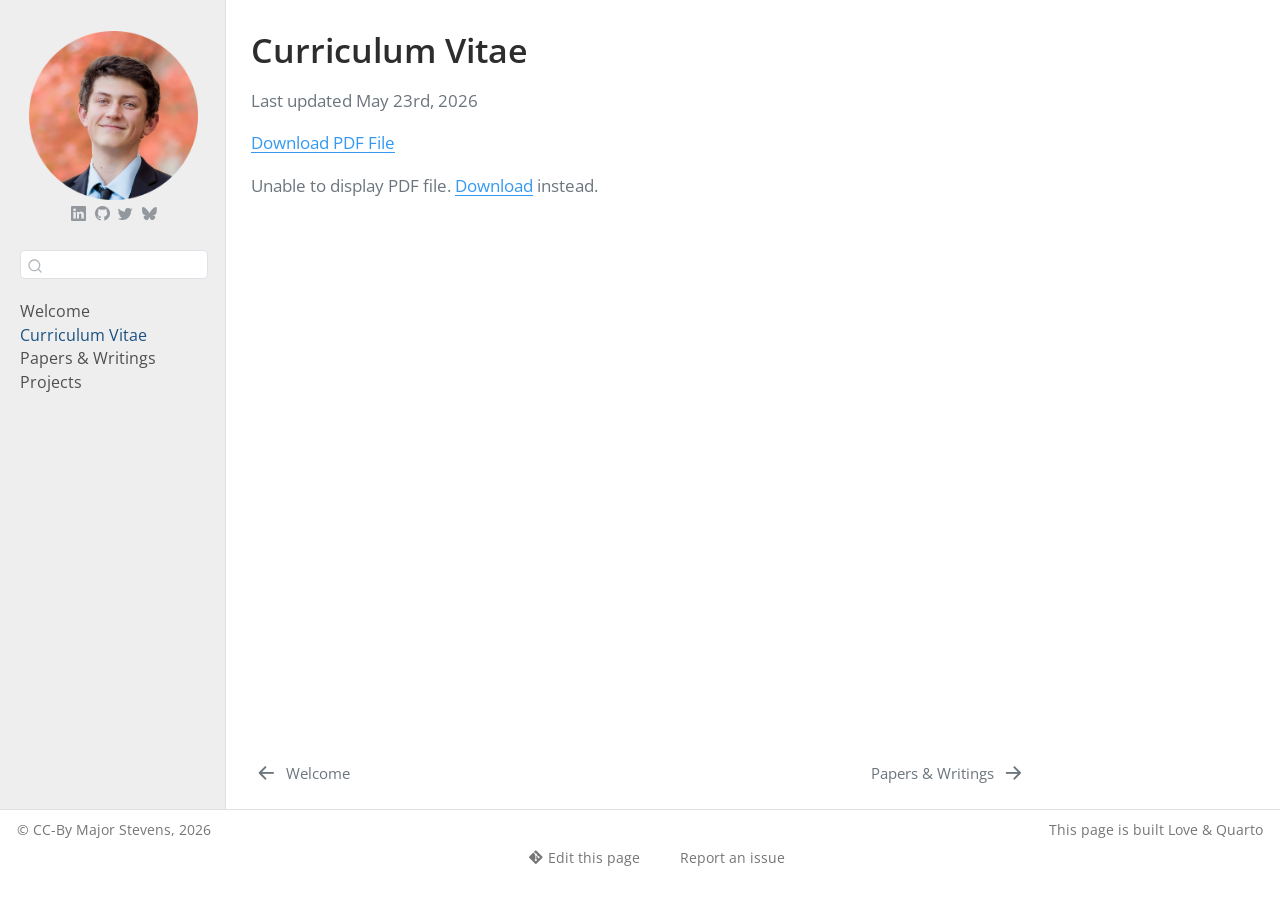
<file: explore.html>
<!DOCTYPE html>
<html xmlns="http://www.w3.org/1999/xhtml" lang="en" xml:lang="en"><head>

<meta charset="utf-8">
<meta name="generator" content="quarto-1.9.36">

<meta name="viewport" content="width=device-width, initial-scale=1.0, user-scalable=yes">


<title>Curriculum Vitae – Major Stevens</title>
<style>
/* Default styles provided by pandoc.
** See https://pandoc.org/MANUAL.html#variables-for-html for config info.
*/
code{white-space: pre-wrap;}
span.smallcaps{font-variant: small-caps;}
div.columns{display: flex; gap: min(4vw, 1.5em);}
div.column{flex: auto; overflow-x: auto;}
div.hanging-indent{margin-left: 1.5em; text-indent: -1.5em;}
ul.task-list{list-style: none;}
ul.task-list li input[type="checkbox"] {
  width: 0.8em;
  margin: 0 0.8em 0.2em -1em; /* quarto-specific, see https://github.com/quarto-dev/quarto-cli/issues/4556 */ 
  vertical-align: middle;
}
</style>


<script src="site_libs/quarto-nav/quarto-nav.js"></script>
<script src="site_libs/clipboard/clipboard.min.js"></script>
<script src="site_libs/quarto-search/autocomplete.umd.js"></script>
<script src="site_libs/quarto-search/fuse.min.js"></script>
<script src="site_libs/quarto-search/quarto-search.js"></script>
<meta name="quarto:offset" content="./">
<link href="./learning-more.html" rel="next">
<link href="./index.html" rel="prev">
<script src="site_libs/quarto-html/quarto.js" type="module"></script>
<script src="site_libs/quarto-html/tabsets/tabsets.js" type="module"></script>
<script src="site_libs/quarto-html/popper.min.js"></script>
<script src="site_libs/quarto-html/tippy.umd.min.js"></script>
<script src="site_libs/quarto-html/anchor.min.js"></script>
<link href="site_libs/quarto-html/tippy.css" rel="stylesheet">
<link href="site_libs/quarto-html/quarto-syntax-highlighting-845c23b38eaddc0f92fda52bfe77a8c8.css" rel="stylesheet" id="quarto-text-highlighting-styles">
<script src="site_libs/bootstrap/bootstrap.min.js"></script>
<link href="site_libs/bootstrap/bootstrap-icons.css" rel="stylesheet">
<link href="site_libs/bootstrap/bootstrap-c4ad7ddb7c4909ca0170ff334e26accd.min.css" rel="stylesheet" append-hash="true" id="quarto-bootstrap" data-mode="light">
<script id="quarto-search-options" type="application/json">{
  "location": "sidebar",
  "copy-button": false,
  "collapse-after": 3,
  "panel-placement": "start",
  "type": "textbox",
  "limit": 50,
  "keyboard-shortcut": [
    "f",
    "/",
    "s"
  ],
  "show-item-context": false,
  "language": {
    "search-no-results-text": "No results",
    "search-matching-documents-text": "matching documents",
    "search-copy-link-title": "Copy link to search",
    "search-hide-matches-text": "Hide additional matches",
    "search-more-match-text": "more match in this document",
    "search-more-matches-text": "more matches in this document",
    "search-clear-button-title": "Clear",
    "search-text-placeholder": "",
    "search-detached-cancel-button-title": "Cancel",
    "search-submit-button-title": "Submit",
    "search-label": "Search"
  }
}</script>


</head>

<body class="nav-sidebar docked quarto-light">

<div id="quarto-search-results"></div>
  <header id="quarto-header" class="headroom fixed-top">
  <nav class="quarto-secondary-nav">
    <div class="container-fluid d-flex">
      <button type="button" class="quarto-btn-toggle btn" data-bs-toggle="collapse" role="button" data-bs-target=".quarto-sidebar-collapse-item" aria-controls="quarto-sidebar" aria-expanded="false" aria-label="Toggle sidebar navigation" onclick="if (window.quartoToggleHeadroom) { window.quartoToggleHeadroom(); }">
        <i class="bi bi-layout-text-sidebar-reverse"></i>
      </button>
        <nav class="quarto-page-breadcrumbs" aria-label="breadcrumb"><ol class="breadcrumb"><li class="breadcrumb-item"><a href="./explore.html">Curriculum Vitae</a></li></ol></nav>
        <a class="flex-grow-1" role="navigation" data-bs-toggle="collapse" data-bs-target=".quarto-sidebar-collapse-item" aria-controls="quarto-sidebar" aria-expanded="false" aria-label="Toggle sidebar navigation" onclick="if (window.quartoToggleHeadroom) { window.quartoToggleHeadroom(); }">      
        </a>
      <button type="button" class="btn quarto-search-button" aria-label="Search" onclick="window.quartoOpenSearch();">
        <i class="bi bi-search"></i>
      </button>
    </div>
  </nav>
</header>
<!-- content -->
<div id="quarto-content" class="quarto-container page-columns page-rows-contents page-layout-article">
<!-- sidebar -->
  <nav id="quarto-sidebar" class="sidebar collapse collapse-horizontal quarto-sidebar-collapse-item sidebar-navigation docked overflow-auto">
    <div class="pt-lg-2 mt-2 text-center sidebar-header">
      <a href="./index.html" class="sidebar-logo-link">
      <img src="./images/MUNUMHeadshots.11.19-87-modified.png" alt="" class="sidebar-logo light-content py-0 d-lg-inline d-none">
      <img src="./images/MUNUMHeadshots.11.19-87-modified.png" alt="" class="sidebar-logo dark-content py-0 d-lg-inline d-none">
      </a>
      <div class="sidebar-tools-main tools-wide">
    <a href="https://www.linkedin.com/in/major-stevens/" title="LinkedIn Page" class="quarto-navigation-tool px-1" aria-label="LinkedIn Page"><i class="bi bi-linkedin"></i></a>
    <a href="https://github.com/MajorWS1" title="Github Profile" class="quarto-navigation-tool px-1" aria-label="Github Profile"><i class="bi bi-github"></i></a>
    <a href="https://x.com/majorws1" title="My Twitter" class="quarto-navigation-tool px-1" aria-label="My Twitter"><i class="bi bi-twitter"></i></a>
    <a href="https://bsky.app/profile/majorws1.bsky.social" title="My Bluesky" class="quarto-navigation-tool px-1" aria-label="My Bluesky"><i class="bi bi-bluesky"></i></a>
</div>
      </div>
        <div class="mt-2 flex-shrink-0 align-items-center">
        <div class="sidebar-search">
        <div id="quarto-search" class="" title="Search"></div>
        </div>
        </div>
    <div class="sidebar-menu-container"> 
    <ul class="list-unstyled mt-1">
        <li class="sidebar-item">
  <div class="sidebar-item-container"> 
  <a href="./index.html" class="sidebar-item-text sidebar-link">
 <span class="menu-text">Welcome</span></a>
  </div>
</li>
        <li class="sidebar-item">
  <div class="sidebar-item-container"> 
  <a href="./explore.html" class="sidebar-item-text sidebar-link active">
 <span class="menu-text">Curriculum Vitae</span></a>
  </div>
</li>
        <li class="sidebar-item">
  <div class="sidebar-item-container"> 
  <a href="./learning-more.html" class="sidebar-item-text sidebar-link">
 <span class="menu-text">Papers &amp; Writings</span></a>
  </div>
</li>
        <li class="sidebar-item">
  <div class="sidebar-item-container"> 
  <a href="./quarto-workflows/index.html" class="sidebar-item-text sidebar-link">
 <span class="menu-text">Projects</span></a>
  </div>
</li>
    </ul>
    </div>
</nav>
<div id="quarto-sidebar-glass" class="quarto-sidebar-collapse-item" data-bs-toggle="collapse" data-bs-target=".quarto-sidebar-collapse-item"></div>
<!-- margin-sidebar -->
    <div id="quarto-margin-sidebar" class="sidebar margin-sidebar zindex-bottom">
        
    </div>
<!-- main -->
<main class="content" id="quarto-document-content">

<header id="title-block-header" class="quarto-title-block default">
<div class="quarto-title">
<h1 class="title">Curriculum Vitae</h1>
</div>



<div class="quarto-title-meta">

    
  
    
  </div>
  


</header>


<p>Last updated May 23rd, 2026</p>
  <p><a href="images/CV-MajorStevens.pdf" target="_blank">Download PDF File</a></p>
   <object data="images/CV-MajorStevens.pdf" type="application/pdf" width="100%" height="600px">
    <p>Unable to display PDF file. <a href="images/CV-MajorStevens.pdf">Download</a> instead.</p>
  </object>
  



</main> <!-- /main -->
<script id="quarto-html-after-body" type="application/javascript">
  window.document.addEventListener("DOMContentLoaded", function (event) {
    const icon = "";
    const anchorJS = new window.AnchorJS();
    anchorJS.options = {
      placement: 'right',
      icon: icon
    };
    anchorJS.add('.anchored');
    const isCodeAnnotation = (el) => {
      for (const clz of el.classList) {
        if (clz.startsWith('code-annotation-')) {                     
          return true;
        }
      }
      return false;
    }
    const onCopySuccess = function(e) {
      // button target
      const button = e.trigger;
      // don't keep focus
      button.blur();
      // flash "checked"
      button.classList.add('code-copy-button-checked');
      var currentTitle = button.getAttribute("title");
      button.setAttribute("title", "Copied!");
      let tooltip;
      if (window.bootstrap) {
        button.setAttribute("data-bs-toggle", "tooltip");
        button.setAttribute("data-bs-placement", "left");
        button.setAttribute("data-bs-title", "Copied!");
        tooltip = new bootstrap.Tooltip(button, 
          { trigger: "manual", 
            customClass: "code-copy-button-tooltip",
            offset: [0, -8]});
        tooltip.show();    
      }
      setTimeout(function() {
        if (tooltip) {
          tooltip.hide();
          button.removeAttribute("data-bs-title");
          button.removeAttribute("data-bs-toggle");
          button.removeAttribute("data-bs-placement");
        }
        button.setAttribute("title", currentTitle);
        button.classList.remove('code-copy-button-checked');
      }, 1000);
      // clear code selection
      e.clearSelection();
    }
    const getTextToCopy = function(trigger) {
      const outerScaffold = trigger.parentElement.cloneNode(true);
      const codeEl = outerScaffold.querySelector('code');
      for (const childEl of codeEl.children) {
        if (isCodeAnnotation(childEl)) {
          childEl.remove();
        }
      }
      return codeEl.innerText;
    }
    const clipboard = new window.ClipboardJS('.code-copy-button:not([data-in-quarto-modal])', {
      text: getTextToCopy
    });
    clipboard.on('success', onCopySuccess);
    if (window.document.getElementById('quarto-embedded-source-code-modal')) {
      const clipboardModal = new window.ClipboardJS('.code-copy-button[data-in-quarto-modal]', {
        text: getTextToCopy,
        container: window.document.getElementById('quarto-embedded-source-code-modal')
      });
      clipboardModal.on('success', onCopySuccess);
    }
      var localhostRegex = new RegExp(/^(?:http|https):\/\/localhost\:?[0-9]*\//);
      var mailtoRegex = new RegExp(/^mailto:/);
        var filterRegex = new RegExp("https:\/\/majorws1\.github\.io\/");
      var isInternal = (href) => {
          return filterRegex.test(href) || localhostRegex.test(href) || mailtoRegex.test(href);
      }
      // Inspect non-navigation links and adorn them if external
     var links = window.document.querySelectorAll('a[href]:not(.nav-link):not(.navbar-brand):not(.toc-action):not(.sidebar-link):not(.sidebar-item-toggle):not(.pagination-link):not(.no-external):not([aria-hidden]):not(.dropdown-item):not(.quarto-navigation-tool):not(.about-link)');
      for (var i=0; i<links.length; i++) {
        const link = links[i];
        if (!isInternal(link.href)) {
          // undo the damage that might have been done by quarto-nav.js in the case of
          // links that we want to consider external
          if (link.dataset.originalHref !== undefined) {
            link.href = link.dataset.originalHref;
          }
        }
      }
    function tippyHover(el, contentFn, onTriggerFn, onUntriggerFn) {
      const config = {
        allowHTML: true,
        maxWidth: 500,
        delay: 100,
        arrow: false,
        appendTo: function(el) {
            return el.parentElement;
        },
        interactive: true,
        interactiveBorder: 10,
        theme: 'quarto',
        placement: 'bottom-start',
      };
      if (contentFn) {
        config.content = contentFn;
      }
      if (onTriggerFn) {
        config.onTrigger = onTriggerFn;
      }
      if (onUntriggerFn) {
        config.onUntrigger = onUntriggerFn;
      }
      window.tippy(el, config); 
    }
    const noterefs = window.document.querySelectorAll('a[role="doc-noteref"]');
    for (var i=0; i<noterefs.length; i++) {
      const ref = noterefs[i];
      tippyHover(ref, function() {
        // use id or data attribute instead here
        let href = ref.getAttribute('data-footnote-href') || ref.getAttribute('href');
        try { href = new URL(href).hash; } catch {}
        const id = href.replace(/^#\/?/, "");
        const note = window.document.getElementById(id);
        if (note) {
          return note.innerHTML;
        } else {
          return "";
        }
      });
    }
    const xrefs = window.document.querySelectorAll('a.quarto-xref');
    const processXRef = (id, note) => {
      // Strip column container classes
      const stripColumnClz = (el) => {
        el.classList.remove("page-full", "page-columns");
        if (el.children) {
          for (const child of el.children) {
            stripColumnClz(child);
          }
        }
      }
      stripColumnClz(note)
      if (id === null || id.startsWith('sec-')) {
        // Special case sections, only their first couple elements
        const container = document.createElement("div");
        if (note.children && note.children.length > 2) {
          container.appendChild(note.children[0].cloneNode(true));
          for (let i = 1; i < note.children.length; i++) {
            const child = note.children[i];
            if (child.tagName === "P" && child.innerText === "") {
              continue;
            } else {
              container.appendChild(child.cloneNode(true));
              break;
            }
          }
          if (window.Quarto?.typesetMath) {
            window.Quarto.typesetMath(container);
          }
          return container.innerHTML
        } else {
          if (window.Quarto?.typesetMath) {
            window.Quarto.typesetMath(note);
          }
          return note.innerHTML;
        }
      } else {
        // Remove any anchor links if they are present
        const anchorLink = note.querySelector('a.anchorjs-link');
        if (anchorLink) {
          anchorLink.remove();
        }
        if (window.Quarto?.typesetMath) {
          window.Quarto.typesetMath(note);
        }
        if (note.classList.contains("callout")) {
          return note.outerHTML;
        } else {
          return note.innerHTML;
        }
      }
    }
    for (var i=0; i<xrefs.length; i++) {
      const xref = xrefs[i];
      tippyHover(xref, undefined, function(instance) {
        instance.disable();
        let url = xref.getAttribute('href');
        let hash = undefined; 
        if (url.startsWith('#')) {
          hash = url;
        } else {
          try { hash = new URL(url).hash; } catch {}
        }
        if (hash) {
          const id = hash.replace(/^#\/?/, "");
          const note = window.document.getElementById(id);
          if (note !== null) {
            try {
              const html = processXRef(id, note.cloneNode(true));
              instance.setContent(html);
            } finally {
              instance.enable();
              instance.show();
            }
          } else {
            // See if we can fetch this
            fetch(url.split('#')[0])
            .then(res => res.text())
            .then(html => {
              const parser = new DOMParser();
              const htmlDoc = parser.parseFromString(html, "text/html");
              const note = htmlDoc.getElementById(id);
              if (note !== null) {
                const html = processXRef(id, note);
                instance.setContent(html);
              } 
            }).finally(() => {
              instance.enable();
              instance.show();
            });
          }
        } else {
          // See if we can fetch a full url (with no hash to target)
          // This is a special case and we should probably do some content thinning / targeting
          fetch(url)
          .then(res => res.text())
          .then(html => {
            const parser = new DOMParser();
            const htmlDoc = parser.parseFromString(html, "text/html");
            const note = htmlDoc.querySelector('main.content');
            if (note !== null) {
              // This should only happen for chapter cross references
              // (since there is no id in the URL)
              // remove the first header
              if (note.children.length > 0 && note.children[0].tagName === "HEADER") {
                note.children[0].remove();
              }
              const html = processXRef(null, note);
              instance.setContent(html);
            } 
          }).finally(() => {
            instance.enable();
            instance.show();
          });
        }
      }, function(instance) {
      });
    }
        let selectedAnnoteEl;
        const selectorForAnnotation = ( cell, annotation) => {
          let cellAttr = 'data-code-cell="' + cell + '"';
          let lineAttr = 'data-code-annotation="' +  annotation + '"';
          const selector = 'span[' + cellAttr + '][' + lineAttr + ']';
          return selector;
        }
        const selectCodeLines = (annoteEl) => {
          const doc = window.document;
          const targetCell = annoteEl.getAttribute("data-target-cell");
          const targetAnnotation = annoteEl.getAttribute("data-target-annotation");
          const annoteSpan = window.document.querySelector(selectorForAnnotation(targetCell, targetAnnotation));
          const lines = annoteSpan.getAttribute("data-code-lines").split(",");
          const lineIds = lines.map((line) => {
            return targetCell + "-" + line;
          })
          let top = null;
          let height = null;
          let parent = null;
          if (lineIds.length > 0) {
              //compute the position of the single el (top and bottom and make a div)
              const el = window.document.getElementById(lineIds[0]);
              top = el.offsetTop;
              height = el.offsetHeight;
              parent = el.parentElement.parentElement;
            if (lineIds.length > 1) {
              const lastEl = window.document.getElementById(lineIds[lineIds.length - 1]);
              const bottom = lastEl.offsetTop + lastEl.offsetHeight;
              height = bottom - top;
            }
            if (top !== null && height !== null && parent !== null) {
              // cook up a div (if necessary) and position it 
              let div = window.document.getElementById("code-annotation-line-highlight");
              if (div === null) {
                div = window.document.createElement("div");
                div.setAttribute("id", "code-annotation-line-highlight");
                div.style.position = 'absolute';
                parent.appendChild(div);
              }
              div.style.top = top - 2 + "px";
              div.style.height = height + 4 + "px";
              div.style.left = 0;
              let gutterDiv = window.document.getElementById("code-annotation-line-highlight-gutter");
              if (gutterDiv === null) {
                gutterDiv = window.document.createElement("div");
                gutterDiv.setAttribute("id", "code-annotation-line-highlight-gutter");
                gutterDiv.style.position = 'absolute';
                const codeCell = window.document.getElementById(targetCell);
                const gutter = codeCell.querySelector('.code-annotation-gutter');
                gutter.appendChild(gutterDiv);
              }
              gutterDiv.style.top = top - 2 + "px";
              gutterDiv.style.height = height + 4 + "px";
            }
            selectedAnnoteEl = annoteEl;
          }
        };
        const unselectCodeLines = () => {
          const elementsIds = ["code-annotation-line-highlight", "code-annotation-line-highlight-gutter"];
          elementsIds.forEach((elId) => {
            const div = window.document.getElementById(elId);
            if (div) {
              div.remove();
            }
          });
          selectedAnnoteEl = undefined;
        };
          // Handle positioning of the toggle
      window.addEventListener(
        "resize",
        throttle(() => {
          elRect = undefined;
          if (selectedAnnoteEl) {
            selectCodeLines(selectedAnnoteEl);
          }
        }, 10)
      );
      function throttle(fn, ms) {
      let throttle = false;
      let timer;
        return (...args) => {
          if(!throttle) { // first call gets through
              fn.apply(this, args);
              throttle = true;
          } else { // all the others get throttled
              if(timer) clearTimeout(timer); // cancel #2
              timer = setTimeout(() => {
                fn.apply(this, args);
                timer = throttle = false;
              }, ms);
          }
        };
      }
        // Attach click handler to the DT
        const annoteDls = window.document.querySelectorAll('dt[data-target-cell]');
        for (const annoteDlNode of annoteDls) {
          annoteDlNode.addEventListener('click', (event) => {
            const clickedEl = event.target;
            if (clickedEl !== selectedAnnoteEl) {
              unselectCodeLines();
              const activeEl = window.document.querySelector('dt[data-target-cell].code-annotation-active');
              if (activeEl) {
                activeEl.classList.remove('code-annotation-active');
              }
              selectCodeLines(clickedEl);
              clickedEl.classList.add('code-annotation-active');
            } else {
              // Unselect the line
              unselectCodeLines();
              clickedEl.classList.remove('code-annotation-active');
            }
          });
        }
    const findCites = (el) => {
      const parentEl = el.parentElement;
      if (parentEl) {
        const cites = parentEl.dataset.cites;
        if (cites) {
          return {
            el,
            cites: cites.split(' ')
          };
        } else {
          return findCites(el.parentElement)
        }
      } else {
        return undefined;
      }
    };
    var bibliorefs = window.document.querySelectorAll('a[role="doc-biblioref"]');
    for (var i=0; i<bibliorefs.length; i++) {
      const ref = bibliorefs[i];
      const citeInfo = findCites(ref);
      if (citeInfo) {
        tippyHover(citeInfo.el, function() {
          var popup = window.document.createElement('div');
          citeInfo.cites.forEach(function(cite) {
            var citeDiv = window.document.createElement('div');
            citeDiv.classList.add('hanging-indent');
            citeDiv.classList.add('csl-entry');
            var biblioDiv = window.document.getElementById('ref-' + cite);
            if (biblioDiv) {
              citeDiv.innerHTML = biblioDiv.innerHTML;
            }
            popup.appendChild(citeDiv);
          });
          return popup.innerHTML;
        });
      }
    }
  });
  </script>
<nav class="page-navigation">
  <div class="nav-page nav-page-previous">
      <a href="./index.html" class="pagination-link" aria-label="Welcome">
        <i class="bi bi-arrow-left-short"></i> <span class="nav-page-text">Welcome</span>
      </a>          
  </div>
  <div class="nav-page nav-page-next">
      <a href="./learning-more.html" class="pagination-link" aria-label="Papers &amp; Writings">
        <span class="nav-page-text">Papers &amp; Writings</span> <i class="bi bi-arrow-right-short"></i>
      </a>
  </div>
</nav>
</div> <!-- /content -->
<footer class="footer">
  <div class="nav-footer">
    <div class="nav-footer-left">
<p>© CC-By Major Stevens, 2026</p>
</div>   
    <div class="nav-footer-center">
      &nbsp;
    <div class="toc-actions"><ul><li><a href="https://majorws1.github.io/edit/main/explore.qmd" class="toc-action"><i class="bi bi-git"></i>Edit this page</a></li><li><a href="https://majorws1.github.io/issues/new" class="toc-action"><i class="bi empty"></i>Report an issue</a></li></ul></div></div>
    <div class="nav-footer-right">
<p>This page is built Love &amp; Quarto</p>
</div>
  </div>
</footer>




</body></html>
</file>
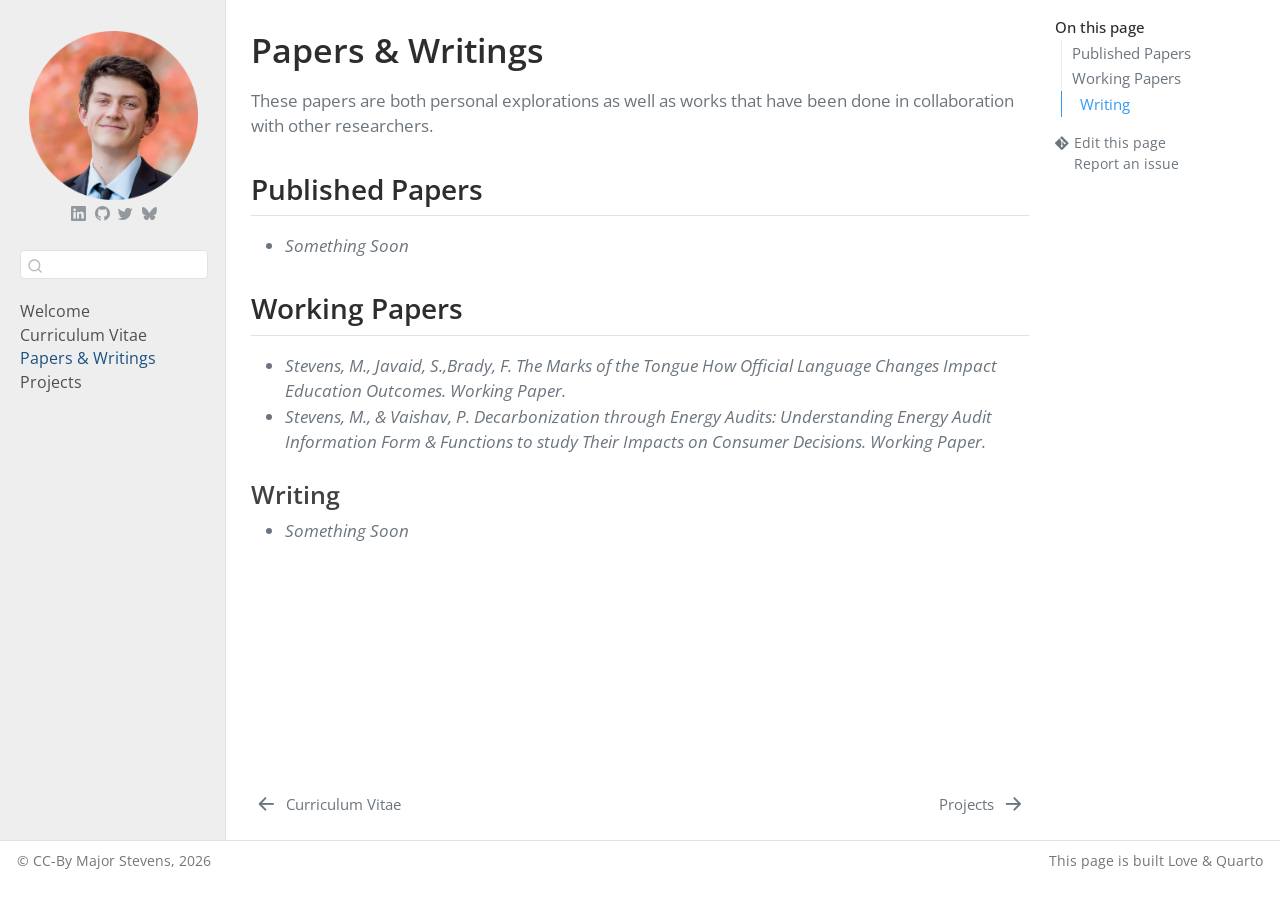
<file: learning-more.html>
<!DOCTYPE html>
<html xmlns="http://www.w3.org/1999/xhtml" lang="en" xml:lang="en"><head>

<meta charset="utf-8">
<meta name="generator" content="quarto-1.9.36">

<meta name="viewport" content="width=device-width, initial-scale=1.0, user-scalable=yes">


<title>Papers &amp; Writings – Major Stevens</title>
<style>
/* Default styles provided by pandoc.
** See https://pandoc.org/MANUAL.html#variables-for-html for config info.
*/
code{white-space: pre-wrap;}
span.smallcaps{font-variant: small-caps;}
div.columns{display: flex; gap: min(4vw, 1.5em);}
div.column{flex: auto; overflow-x: auto;}
div.hanging-indent{margin-left: 1.5em; text-indent: -1.5em;}
ul.task-list{list-style: none;}
ul.task-list li input[type="checkbox"] {
  width: 0.8em;
  margin: 0 0.8em 0.2em -1em; /* quarto-specific, see https://github.com/quarto-dev/quarto-cli/issues/4556 */ 
  vertical-align: middle;
}
</style>


<script src="site_libs/quarto-nav/quarto-nav.js"></script>
<script src="site_libs/clipboard/clipboard.min.js"></script>
<script src="site_libs/quarto-search/autocomplete.umd.js"></script>
<script src="site_libs/quarto-search/fuse.min.js"></script>
<script src="site_libs/quarto-search/quarto-search.js"></script>
<meta name="quarto:offset" content="./">
<link href="./quarto-workflows/index.html" rel="next">
<link href="./explore.html" rel="prev">
<script src="site_libs/quarto-html/quarto.js" type="module"></script>
<script src="site_libs/quarto-html/tabsets/tabsets.js" type="module"></script>
<script src="site_libs/quarto-html/popper.min.js"></script>
<script src="site_libs/quarto-html/tippy.umd.min.js"></script>
<script src="site_libs/quarto-html/anchor.min.js"></script>
<link href="site_libs/quarto-html/tippy.css" rel="stylesheet">
<link href="site_libs/quarto-html/quarto-syntax-highlighting-845c23b38eaddc0f92fda52bfe77a8c8.css" rel="stylesheet" id="quarto-text-highlighting-styles">
<script src="site_libs/bootstrap/bootstrap.min.js"></script>
<link href="site_libs/bootstrap/bootstrap-icons.css" rel="stylesheet">
<link href="site_libs/bootstrap/bootstrap-c4ad7ddb7c4909ca0170ff334e26accd.min.css" rel="stylesheet" append-hash="true" id="quarto-bootstrap" data-mode="light">
<script id="quarto-search-options" type="application/json">{
  "location": "sidebar",
  "copy-button": false,
  "collapse-after": 3,
  "panel-placement": "start",
  "type": "textbox",
  "limit": 50,
  "keyboard-shortcut": [
    "f",
    "/",
    "s"
  ],
  "show-item-context": false,
  "language": {
    "search-no-results-text": "No results",
    "search-matching-documents-text": "matching documents",
    "search-copy-link-title": "Copy link to search",
    "search-hide-matches-text": "Hide additional matches",
    "search-more-match-text": "more match in this document",
    "search-more-matches-text": "more matches in this document",
    "search-clear-button-title": "Clear",
    "search-text-placeholder": "",
    "search-detached-cancel-button-title": "Cancel",
    "search-submit-button-title": "Submit",
    "search-label": "Search"
  }
}</script>


</head>

<body class="nav-sidebar docked quarto-light">

<div id="quarto-search-results"></div>
  <header id="quarto-header" class="headroom fixed-top">
  <nav class="quarto-secondary-nav">
    <div class="container-fluid d-flex">
      <button type="button" class="quarto-btn-toggle btn" data-bs-toggle="collapse" role="button" data-bs-target=".quarto-sidebar-collapse-item" aria-controls="quarto-sidebar" aria-expanded="false" aria-label="Toggle sidebar navigation" onclick="if (window.quartoToggleHeadroom) { window.quartoToggleHeadroom(); }">
        <i class="bi bi-layout-text-sidebar-reverse"></i>
      </button>
        <nav class="quarto-page-breadcrumbs" aria-label="breadcrumb"><ol class="breadcrumb"><li class="breadcrumb-item"><a href="./learning-more.html">Papers &amp; Writings</a></li></ol></nav>
        <a class="flex-grow-1" role="navigation" data-bs-toggle="collapse" data-bs-target=".quarto-sidebar-collapse-item" aria-controls="quarto-sidebar" aria-expanded="false" aria-label="Toggle sidebar navigation" onclick="if (window.quartoToggleHeadroom) { window.quartoToggleHeadroom(); }">      
        </a>
      <button type="button" class="btn quarto-search-button" aria-label="Search" onclick="window.quartoOpenSearch();">
        <i class="bi bi-search"></i>
      </button>
    </div>
  </nav>
</header>
<!-- content -->
<div id="quarto-content" class="quarto-container page-columns page-rows-contents page-layout-article">
<!-- sidebar -->
  <nav id="quarto-sidebar" class="sidebar collapse collapse-horizontal quarto-sidebar-collapse-item sidebar-navigation docked overflow-auto">
    <div class="pt-lg-2 mt-2 text-center sidebar-header">
      <a href="./index.html" class="sidebar-logo-link">
      <img src="./images/MUNUMHeadshots.11.19-87-modified.png" alt="" class="sidebar-logo light-content py-0 d-lg-inline d-none">
      <img src="./images/MUNUMHeadshots.11.19-87-modified.png" alt="" class="sidebar-logo dark-content py-0 d-lg-inline d-none">
      </a>
      <div class="sidebar-tools-main tools-wide">
    <a href="https://www.linkedin.com/in/major-stevens/" title="LinkedIn Page" class="quarto-navigation-tool px-1" aria-label="LinkedIn Page"><i class="bi bi-linkedin"></i></a>
    <a href="https://github.com/MajorWS1" title="Github Profile" class="quarto-navigation-tool px-1" aria-label="Github Profile"><i class="bi bi-github"></i></a>
    <a href="https://x.com/majorws1" title="My Twitter" class="quarto-navigation-tool px-1" aria-label="My Twitter"><i class="bi bi-twitter"></i></a>
    <a href="https://bsky.app/profile/majorws1.bsky.social" title="My Bluesky" class="quarto-navigation-tool px-1" aria-label="My Bluesky"><i class="bi bi-bluesky"></i></a>
</div>
      </div>
        <div class="mt-2 flex-shrink-0 align-items-center">
        <div class="sidebar-search">
        <div id="quarto-search" class="" title="Search"></div>
        </div>
        </div>
    <div class="sidebar-menu-container"> 
    <ul class="list-unstyled mt-1">
        <li class="sidebar-item">
  <div class="sidebar-item-container"> 
  <a href="./index.html" class="sidebar-item-text sidebar-link">
 <span class="menu-text">Welcome</span></a>
  </div>
</li>
        <li class="sidebar-item">
  <div class="sidebar-item-container"> 
  <a href="./explore.html" class="sidebar-item-text sidebar-link">
 <span class="menu-text">Curriculum Vitae</span></a>
  </div>
</li>
        <li class="sidebar-item">
  <div class="sidebar-item-container"> 
  <a href="./learning-more.html" class="sidebar-item-text sidebar-link active">
 <span class="menu-text">Papers &amp; Writings</span></a>
  </div>
</li>
        <li class="sidebar-item">
  <div class="sidebar-item-container"> 
  <a href="./quarto-workflows/index.html" class="sidebar-item-text sidebar-link">
 <span class="menu-text">Projects</span></a>
  </div>
</li>
    </ul>
    </div>
</nav>
<div id="quarto-sidebar-glass" class="quarto-sidebar-collapse-item" data-bs-toggle="collapse" data-bs-target=".quarto-sidebar-collapse-item"></div>
<!-- margin-sidebar -->
    <div id="quarto-margin-sidebar" class="sidebar margin-sidebar">
        <nav id="TOC" role="doc-toc" class="toc-active">
    <h2 id="toc-title">On this page</h2>
   
  <ul>
  <li><a href="#published-papers" id="toc-published-papers" class="nav-link active" data-scroll-target="#published-papers">Published Papers</a></li>
  <li><a href="#working-papers" id="toc-working-papers" class="nav-link" data-scroll-target="#working-papers">Working Papers</a>
  <ul class="collapse">
  <li><a href="#writing" id="toc-writing" class="nav-link" data-scroll-target="#writing">Writing</a></li>
  </ul></li>
  </ul>
<div class="toc-actions"><ul><li><a href="https://majorws1.github.io/edit/main/learning-more.qmd" class="toc-action"><i class="bi bi-git"></i>Edit this page</a></li><li><a href="https://majorws1.github.io/issues/new" class="toc-action"><i class="bi empty"></i>Report an issue</a></li></ul></div></nav>
    </div>
<!-- main -->
<main class="content" id="quarto-document-content">

<header id="title-block-header" class="quarto-title-block default">
<div class="quarto-title">
<h1 class="title">Papers &amp; Writings</h1>
</div>



<div class="quarto-title-meta">

    
  
    
  </div>
  


</header>


<p>These papers are both personal explorations as well as works that have been done in collaboration with other researchers.</p>
<section id="published-papers" class="level2">
<h2 class="anchored" data-anchor-id="published-papers">Published Papers</h2>
<ul>
<li><em>Something Soon</em></li>
</ul>
</section>
<section id="working-papers" class="level2">
<h2 class="anchored" data-anchor-id="working-papers">Working Papers</h2>
<ul>
<li><em>Stevens, M., Javaid, S.,Brady, F. The Marks of the Tongue How Official Language Changes Impact Education Outcomes. Working Paper.</em></li>
<li><em>Stevens, M., &amp; Vaishav, P. Decarbonization through Energy Audits: Understanding Energy Audit Information Form &amp; Functions to study Their Impacts on Consumer Decisions. Working Paper.</em></li>
</ul>
<section id="writing" class="level3">
<h3 class="anchored" data-anchor-id="writing">Writing</h3>
<ul>
<li><em>Something Soon</em></li>
</ul>


</section>
</section>

</main> <!-- /main -->
<script id="quarto-html-after-body" type="application/javascript">
  window.document.addEventListener("DOMContentLoaded", function (event) {
    const icon = "";
    const anchorJS = new window.AnchorJS();
    anchorJS.options = {
      placement: 'right',
      icon: icon
    };
    anchorJS.add('.anchored');
    const isCodeAnnotation = (el) => {
      for (const clz of el.classList) {
        if (clz.startsWith('code-annotation-')) {                     
          return true;
        }
      }
      return false;
    }
    const onCopySuccess = function(e) {
      // button target
      const button = e.trigger;
      // don't keep focus
      button.blur();
      // flash "checked"
      button.classList.add('code-copy-button-checked');
      var currentTitle = button.getAttribute("title");
      button.setAttribute("title", "Copied!");
      let tooltip;
      if (window.bootstrap) {
        button.setAttribute("data-bs-toggle", "tooltip");
        button.setAttribute("data-bs-placement", "left");
        button.setAttribute("data-bs-title", "Copied!");
        tooltip = new bootstrap.Tooltip(button, 
          { trigger: "manual", 
            customClass: "code-copy-button-tooltip",
            offset: [0, -8]});
        tooltip.show();    
      }
      setTimeout(function() {
        if (tooltip) {
          tooltip.hide();
          button.removeAttribute("data-bs-title");
          button.removeAttribute("data-bs-toggle");
          button.removeAttribute("data-bs-placement");
        }
        button.setAttribute("title", currentTitle);
        button.classList.remove('code-copy-button-checked');
      }, 1000);
      // clear code selection
      e.clearSelection();
    }
    const getTextToCopy = function(trigger) {
      const outerScaffold = trigger.parentElement.cloneNode(true);
      const codeEl = outerScaffold.querySelector('code');
      for (const childEl of codeEl.children) {
        if (isCodeAnnotation(childEl)) {
          childEl.remove();
        }
      }
      return codeEl.innerText;
    }
    const clipboard = new window.ClipboardJS('.code-copy-button:not([data-in-quarto-modal])', {
      text: getTextToCopy
    });
    clipboard.on('success', onCopySuccess);
    if (window.document.getElementById('quarto-embedded-source-code-modal')) {
      const clipboardModal = new window.ClipboardJS('.code-copy-button[data-in-quarto-modal]', {
        text: getTextToCopy,
        container: window.document.getElementById('quarto-embedded-source-code-modal')
      });
      clipboardModal.on('success', onCopySuccess);
    }
      var localhostRegex = new RegExp(/^(?:http|https):\/\/localhost\:?[0-9]*\//);
      var mailtoRegex = new RegExp(/^mailto:/);
        var filterRegex = new RegExp("https:\/\/majorws1\.github\.io\/");
      var isInternal = (href) => {
          return filterRegex.test(href) || localhostRegex.test(href) || mailtoRegex.test(href);
      }
      // Inspect non-navigation links and adorn them if external
     var links = window.document.querySelectorAll('a[href]:not(.nav-link):not(.navbar-brand):not(.toc-action):not(.sidebar-link):not(.sidebar-item-toggle):not(.pagination-link):not(.no-external):not([aria-hidden]):not(.dropdown-item):not(.quarto-navigation-tool):not(.about-link)');
      for (var i=0; i<links.length; i++) {
        const link = links[i];
        if (!isInternal(link.href)) {
          // undo the damage that might have been done by quarto-nav.js in the case of
          // links that we want to consider external
          if (link.dataset.originalHref !== undefined) {
            link.href = link.dataset.originalHref;
          }
        }
      }
    function tippyHover(el, contentFn, onTriggerFn, onUntriggerFn) {
      const config = {
        allowHTML: true,
        maxWidth: 500,
        delay: 100,
        arrow: false,
        appendTo: function(el) {
            return el.parentElement;
        },
        interactive: true,
        interactiveBorder: 10,
        theme: 'quarto',
        placement: 'bottom-start',
      };
      if (contentFn) {
        config.content = contentFn;
      }
      if (onTriggerFn) {
        config.onTrigger = onTriggerFn;
      }
      if (onUntriggerFn) {
        config.onUntrigger = onUntriggerFn;
      }
      window.tippy(el, config); 
    }
    const noterefs = window.document.querySelectorAll('a[role="doc-noteref"]');
    for (var i=0; i<noterefs.length; i++) {
      const ref = noterefs[i];
      tippyHover(ref, function() {
        // use id or data attribute instead here
        let href = ref.getAttribute('data-footnote-href') || ref.getAttribute('href');
        try { href = new URL(href).hash; } catch {}
        const id = href.replace(/^#\/?/, "");
        const note = window.document.getElementById(id);
        if (note) {
          return note.innerHTML;
        } else {
          return "";
        }
      });
    }
    const xrefs = window.document.querySelectorAll('a.quarto-xref');
    const processXRef = (id, note) => {
      // Strip column container classes
      const stripColumnClz = (el) => {
        el.classList.remove("page-full", "page-columns");
        if (el.children) {
          for (const child of el.children) {
            stripColumnClz(child);
          }
        }
      }
      stripColumnClz(note)
      if (id === null || id.startsWith('sec-')) {
        // Special case sections, only their first couple elements
        const container = document.createElement("div");
        if (note.children && note.children.length > 2) {
          container.appendChild(note.children[0].cloneNode(true));
          for (let i = 1; i < note.children.length; i++) {
            const child = note.children[i];
            if (child.tagName === "P" && child.innerText === "") {
              continue;
            } else {
              container.appendChild(child.cloneNode(true));
              break;
            }
          }
          if (window.Quarto?.typesetMath) {
            window.Quarto.typesetMath(container);
          }
          return container.innerHTML
        } else {
          if (window.Quarto?.typesetMath) {
            window.Quarto.typesetMath(note);
          }
          return note.innerHTML;
        }
      } else {
        // Remove any anchor links if they are present
        const anchorLink = note.querySelector('a.anchorjs-link');
        if (anchorLink) {
          anchorLink.remove();
        }
        if (window.Quarto?.typesetMath) {
          window.Quarto.typesetMath(note);
        }
        if (note.classList.contains("callout")) {
          return note.outerHTML;
        } else {
          return note.innerHTML;
        }
      }
    }
    for (var i=0; i<xrefs.length; i++) {
      const xref = xrefs[i];
      tippyHover(xref, undefined, function(instance) {
        instance.disable();
        let url = xref.getAttribute('href');
        let hash = undefined; 
        if (url.startsWith('#')) {
          hash = url;
        } else {
          try { hash = new URL(url).hash; } catch {}
        }
        if (hash) {
          const id = hash.replace(/^#\/?/, "");
          const note = window.document.getElementById(id);
          if (note !== null) {
            try {
              const html = processXRef(id, note.cloneNode(true));
              instance.setContent(html);
            } finally {
              instance.enable();
              instance.show();
            }
          } else {
            // See if we can fetch this
            fetch(url.split('#')[0])
            .then(res => res.text())
            .then(html => {
              const parser = new DOMParser();
              const htmlDoc = parser.parseFromString(html, "text/html");
              const note = htmlDoc.getElementById(id);
              if (note !== null) {
                const html = processXRef(id, note);
                instance.setContent(html);
              } 
            }).finally(() => {
              instance.enable();
              instance.show();
            });
          }
        } else {
          // See if we can fetch a full url (with no hash to target)
          // This is a special case and we should probably do some content thinning / targeting
          fetch(url)
          .then(res => res.text())
          .then(html => {
            const parser = new DOMParser();
            const htmlDoc = parser.parseFromString(html, "text/html");
            const note = htmlDoc.querySelector('main.content');
            if (note !== null) {
              // This should only happen for chapter cross references
              // (since there is no id in the URL)
              // remove the first header
              if (note.children.length > 0 && note.children[0].tagName === "HEADER") {
                note.children[0].remove();
              }
              const html = processXRef(null, note);
              instance.setContent(html);
            } 
          }).finally(() => {
            instance.enable();
            instance.show();
          });
        }
      }, function(instance) {
      });
    }
        let selectedAnnoteEl;
        const selectorForAnnotation = ( cell, annotation) => {
          let cellAttr = 'data-code-cell="' + cell + '"';
          let lineAttr = 'data-code-annotation="' +  annotation + '"';
          const selector = 'span[' + cellAttr + '][' + lineAttr + ']';
          return selector;
        }
        const selectCodeLines = (annoteEl) => {
          const doc = window.document;
          const targetCell = annoteEl.getAttribute("data-target-cell");
          const targetAnnotation = annoteEl.getAttribute("data-target-annotation");
          const annoteSpan = window.document.querySelector(selectorForAnnotation(targetCell, targetAnnotation));
          const lines = annoteSpan.getAttribute("data-code-lines").split(",");
          const lineIds = lines.map((line) => {
            return targetCell + "-" + line;
          })
          let top = null;
          let height = null;
          let parent = null;
          if (lineIds.length > 0) {
              //compute the position of the single el (top and bottom and make a div)
              const el = window.document.getElementById(lineIds[0]);
              top = el.offsetTop;
              height = el.offsetHeight;
              parent = el.parentElement.parentElement;
            if (lineIds.length > 1) {
              const lastEl = window.document.getElementById(lineIds[lineIds.length - 1]);
              const bottom = lastEl.offsetTop + lastEl.offsetHeight;
              height = bottom - top;
            }
            if (top !== null && height !== null && parent !== null) {
              // cook up a div (if necessary) and position it 
              let div = window.document.getElementById("code-annotation-line-highlight");
              if (div === null) {
                div = window.document.createElement("div");
                div.setAttribute("id", "code-annotation-line-highlight");
                div.style.position = 'absolute';
                parent.appendChild(div);
              }
              div.style.top = top - 2 + "px";
              div.style.height = height + 4 + "px";
              div.style.left = 0;
              let gutterDiv = window.document.getElementById("code-annotation-line-highlight-gutter");
              if (gutterDiv === null) {
                gutterDiv = window.document.createElement("div");
                gutterDiv.setAttribute("id", "code-annotation-line-highlight-gutter");
                gutterDiv.style.position = 'absolute';
                const codeCell = window.document.getElementById(targetCell);
                const gutter = codeCell.querySelector('.code-annotation-gutter');
                gutter.appendChild(gutterDiv);
              }
              gutterDiv.style.top = top - 2 + "px";
              gutterDiv.style.height = height + 4 + "px";
            }
            selectedAnnoteEl = annoteEl;
          }
        };
        const unselectCodeLines = () => {
          const elementsIds = ["code-annotation-line-highlight", "code-annotation-line-highlight-gutter"];
          elementsIds.forEach((elId) => {
            const div = window.document.getElementById(elId);
            if (div) {
              div.remove();
            }
          });
          selectedAnnoteEl = undefined;
        };
          // Handle positioning of the toggle
      window.addEventListener(
        "resize",
        throttle(() => {
          elRect = undefined;
          if (selectedAnnoteEl) {
            selectCodeLines(selectedAnnoteEl);
          }
        }, 10)
      );
      function throttle(fn, ms) {
      let throttle = false;
      let timer;
        return (...args) => {
          if(!throttle) { // first call gets through
              fn.apply(this, args);
              throttle = true;
          } else { // all the others get throttled
              if(timer) clearTimeout(timer); // cancel #2
              timer = setTimeout(() => {
                fn.apply(this, args);
                timer = throttle = false;
              }, ms);
          }
        };
      }
        // Attach click handler to the DT
        const annoteDls = window.document.querySelectorAll('dt[data-target-cell]');
        for (const annoteDlNode of annoteDls) {
          annoteDlNode.addEventListener('click', (event) => {
            const clickedEl = event.target;
            if (clickedEl !== selectedAnnoteEl) {
              unselectCodeLines();
              const activeEl = window.document.querySelector('dt[data-target-cell].code-annotation-active');
              if (activeEl) {
                activeEl.classList.remove('code-annotation-active');
              }
              selectCodeLines(clickedEl);
              clickedEl.classList.add('code-annotation-active');
            } else {
              // Unselect the line
              unselectCodeLines();
              clickedEl.classList.remove('code-annotation-active');
            }
          });
        }
    const findCites = (el) => {
      const parentEl = el.parentElement;
      if (parentEl) {
        const cites = parentEl.dataset.cites;
        if (cites) {
          return {
            el,
            cites: cites.split(' ')
          };
        } else {
          return findCites(el.parentElement)
        }
      } else {
        return undefined;
      }
    };
    var bibliorefs = window.document.querySelectorAll('a[role="doc-biblioref"]');
    for (var i=0; i<bibliorefs.length; i++) {
      const ref = bibliorefs[i];
      const citeInfo = findCites(ref);
      if (citeInfo) {
        tippyHover(citeInfo.el, function() {
          var popup = window.document.createElement('div');
          citeInfo.cites.forEach(function(cite) {
            var citeDiv = window.document.createElement('div');
            citeDiv.classList.add('hanging-indent');
            citeDiv.classList.add('csl-entry');
            var biblioDiv = window.document.getElementById('ref-' + cite);
            if (biblioDiv) {
              citeDiv.innerHTML = biblioDiv.innerHTML;
            }
            popup.appendChild(citeDiv);
          });
          return popup.innerHTML;
        });
      }
    }
  });
  </script>
<nav class="page-navigation">
  <div class="nav-page nav-page-previous">
      <a href="./explore.html" class="pagination-link" aria-label="Curriculum Vitae">
        <i class="bi bi-arrow-left-short"></i> <span class="nav-page-text">Curriculum Vitae</span>
      </a>          
  </div>
  <div class="nav-page nav-page-next">
      <a href="./quarto-workflows/index.html" class="pagination-link" aria-label="Projects">
        <span class="nav-page-text">Projects</span> <i class="bi bi-arrow-right-short"></i>
      </a>
  </div>
</nav>
</div> <!-- /content -->
<footer class="footer">
  <div class="nav-footer">
    <div class="nav-footer-left">
<p>© CC-By Major Stevens, 2026</p>
</div>   
    <div class="nav-footer-center">
      &nbsp;
    <div class="toc-actions d-sm-block d-md-none"><ul><li><a href="https://majorws1.github.io/edit/main/learning-more.qmd" class="toc-action"><i class="bi bi-git"></i>Edit this page</a></li><li><a href="https://majorws1.github.io/issues/new" class="toc-action"><i class="bi empty"></i>Report an issue</a></li></ul></div></div>
    <div class="nav-footer-right">
<p>This page is built Love &amp; Quarto</p>
</div>
  </div>
</footer>




</body></html>
</file>
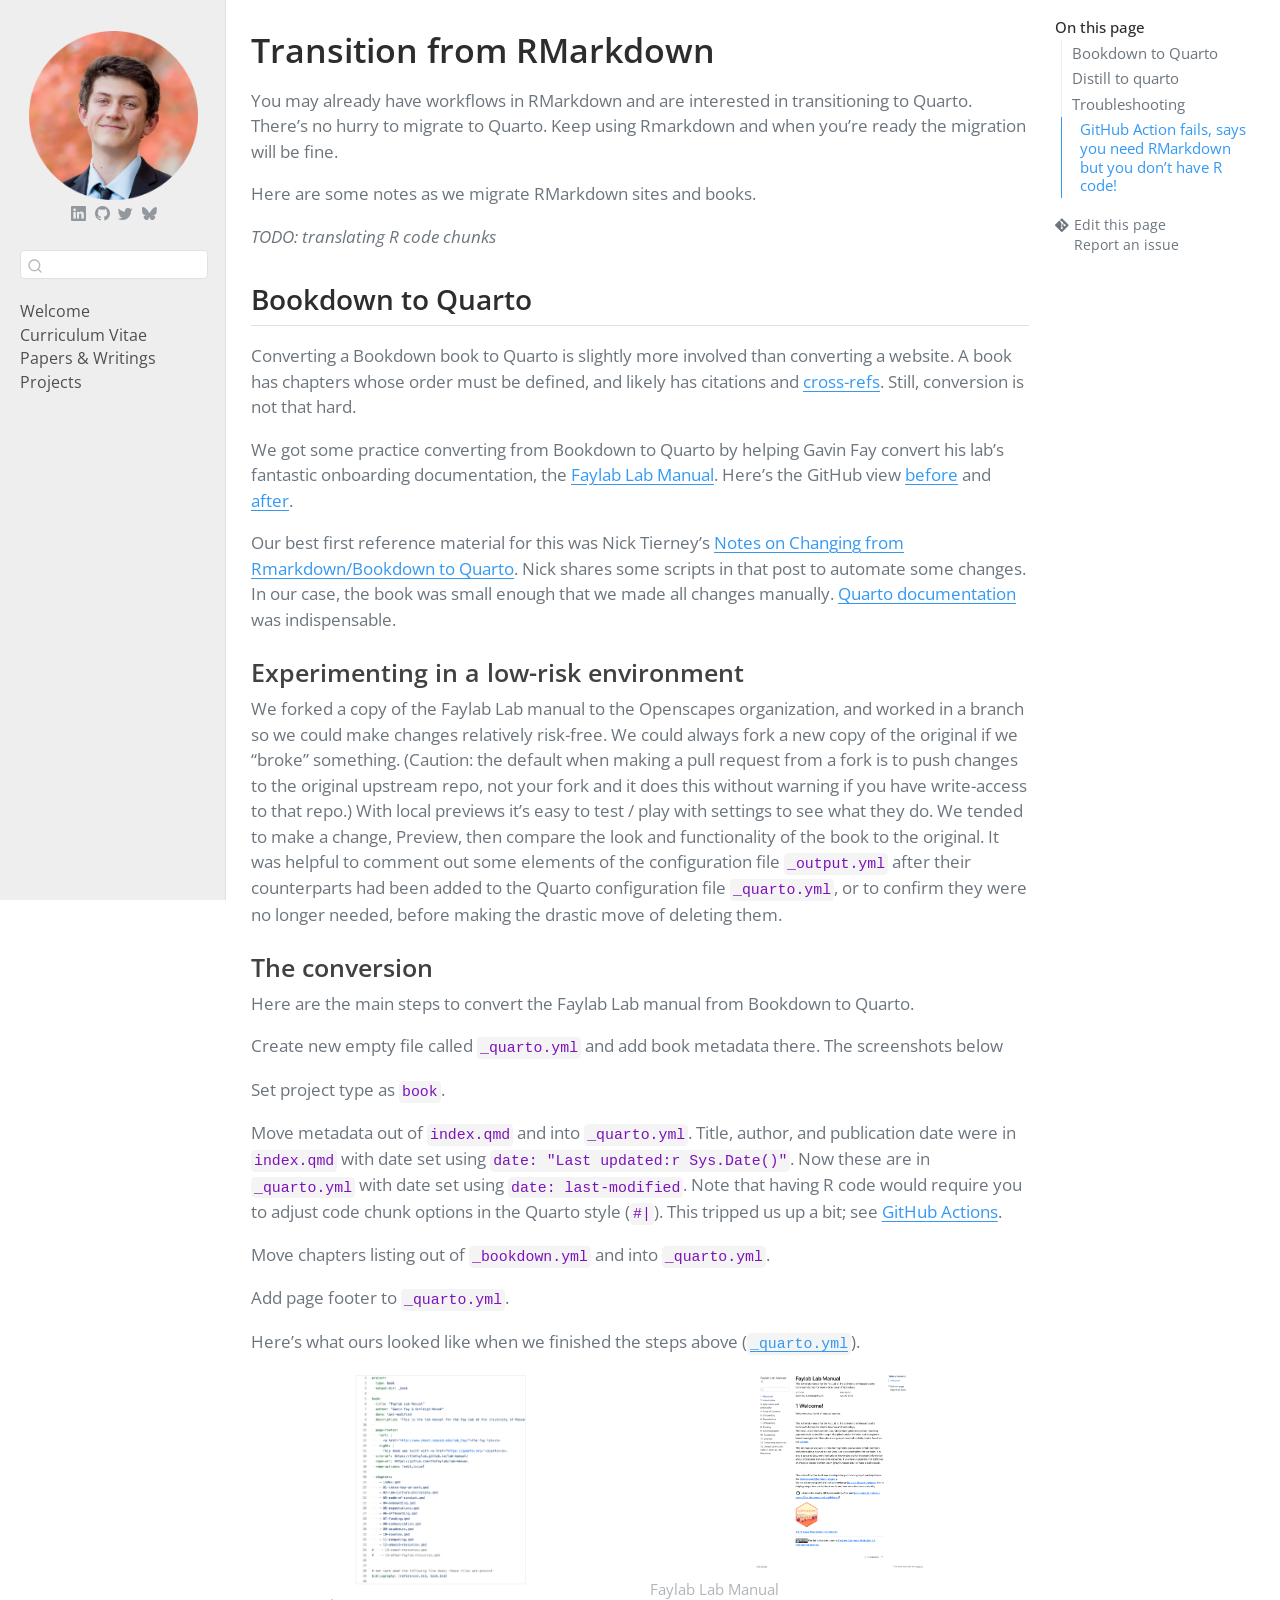
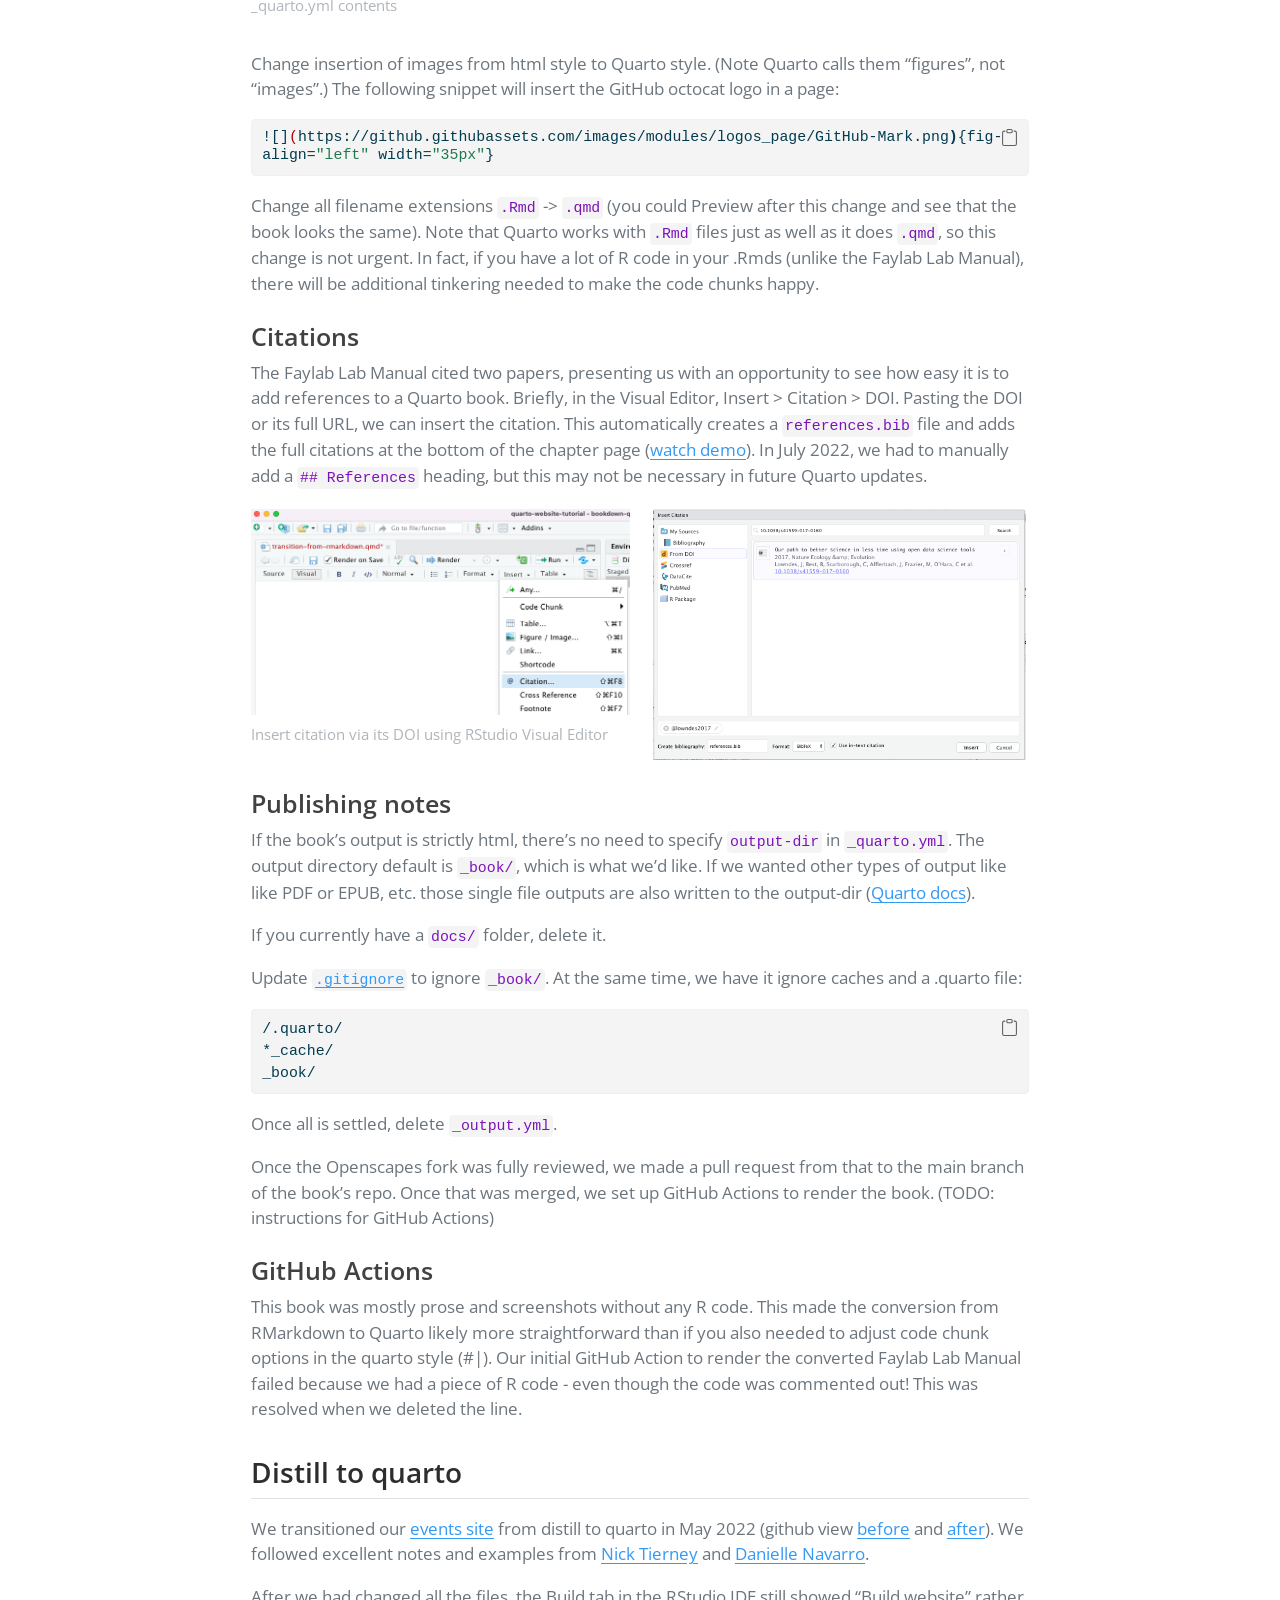
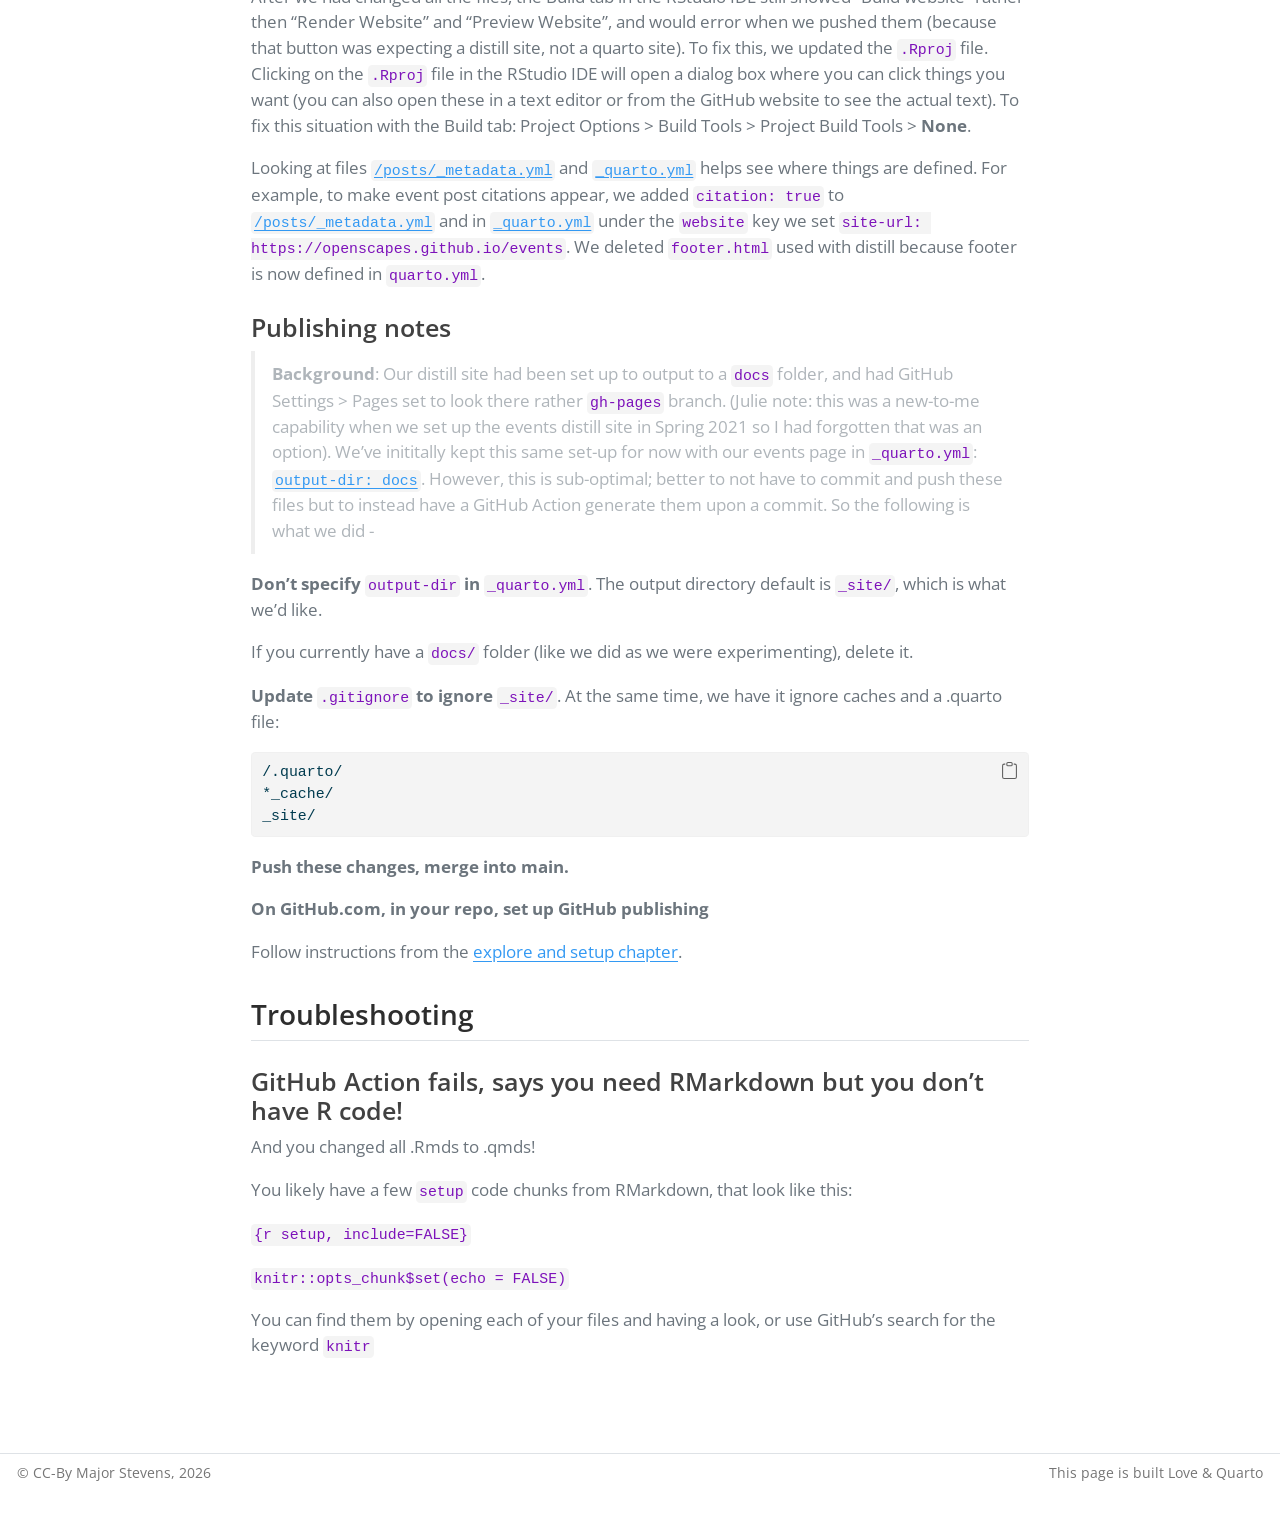
<file: transition-from-rmarkdown.html>
<!DOCTYPE html>
<html xmlns="http://www.w3.org/1999/xhtml" lang="en" xml:lang="en"><head>

<meta charset="utf-8">
<meta name="generator" content="quarto-1.9.36">

<meta name="viewport" content="width=device-width, initial-scale=1.0, user-scalable=yes">


<title>Transition from RMarkdown – Major Stevens</title>
<style>
/* Default styles provided by pandoc.
** See https://pandoc.org/MANUAL.html#variables-for-html for config info.
*/
code{white-space: pre-wrap;}
span.smallcaps{font-variant: small-caps;}
div.columns{display: flex; gap: min(4vw, 1.5em);}
div.column{flex: auto; overflow-x: auto;}
div.hanging-indent{margin-left: 1.5em; text-indent: -1.5em;}
ul.task-list{list-style: none;}
ul.task-list li input[type="checkbox"] {
  width: 0.8em;
  margin: 0 0.8em 0.2em -1em; /* quarto-specific, see https://github.com/quarto-dev/quarto-cli/issues/4556 */ 
  vertical-align: middle;
}
/* CSS for syntax highlighting */
html { -webkit-text-size-adjust: 100%; }
pre > code.sourceCode { white-space: pre; position: relative; }
pre > code.sourceCode > span { display: inline-block; line-height: 1.25; }
pre > code.sourceCode > span:empty { height: 1.2em; }
.sourceCode { overflow: visible; }
code.sourceCode > span { color: inherit; text-decoration: inherit; }
div.sourceCode { margin: 1em 0; }
pre.sourceCode { margin: 0; }
@media screen {
div.sourceCode { overflow: auto; }
}
@media print {
pre > code.sourceCode { white-space: pre-wrap; }
pre > code.sourceCode > span { text-indent: -5em; padding-left: 5em; }
}
pre.numberSource code
  { counter-reset: source-line 0; }
pre.numberSource code > span
  { position: relative; left: -4em; counter-increment: source-line; }
pre.numberSource code > span > a:first-child::before
  { content: counter(source-line);
    position: relative; left: -1em; text-align: right; vertical-align: baseline;
    border: none; display: inline-block;
    -webkit-touch-callout: none; -webkit-user-select: none;
    -khtml-user-select: none; -moz-user-select: none;
    -ms-user-select: none; user-select: none;
    padding: 0 4px; width: 4em;
  }
pre.numberSource { margin-left: 3em;  padding-left: 4px; }
div.sourceCode
  {   }
@media screen {
pre > code.sourceCode > span > a:first-child::before { text-decoration: underline; }
}
</style>


<script src="site_libs/quarto-nav/quarto-nav.js"></script>
<script src="site_libs/clipboard/clipboard.min.js"></script>
<script src="site_libs/quarto-search/autocomplete.umd.js"></script>
<script src="site_libs/quarto-search/fuse.min.js"></script>
<script src="site_libs/quarto-search/quarto-search.js"></script>
<meta name="quarto:offset" content="./">
<script src="site_libs/quarto-html/quarto.js" type="module"></script>
<script src="site_libs/quarto-html/tabsets/tabsets.js" type="module"></script>
<script src="site_libs/quarto-html/popper.min.js"></script>
<script src="site_libs/quarto-html/tippy.umd.min.js"></script>
<script src="site_libs/quarto-html/anchor.min.js"></script>
<link href="site_libs/quarto-html/tippy.css" rel="stylesheet">
<link href="site_libs/quarto-html/quarto-syntax-highlighting-845c23b38eaddc0f92fda52bfe77a8c8.css" rel="stylesheet" id="quarto-text-highlighting-styles">
<script src="site_libs/bootstrap/bootstrap.min.js"></script>
<link href="site_libs/bootstrap/bootstrap-icons.css" rel="stylesheet">
<link href="site_libs/bootstrap/bootstrap-c4ad7ddb7c4909ca0170ff334e26accd.min.css" rel="stylesheet" append-hash="true" id="quarto-bootstrap" data-mode="light">
<script id="quarto-search-options" type="application/json">{
  "location": "sidebar",
  "copy-button": false,
  "collapse-after": 3,
  "panel-placement": "start",
  "type": "textbox",
  "limit": 50,
  "keyboard-shortcut": [
    "f",
    "/",
    "s"
  ],
  "show-item-context": false,
  "language": {
    "search-no-results-text": "No results",
    "search-matching-documents-text": "matching documents",
    "search-copy-link-title": "Copy link to search",
    "search-hide-matches-text": "Hide additional matches",
    "search-more-match-text": "more match in this document",
    "search-more-matches-text": "more matches in this document",
    "search-clear-button-title": "Clear",
    "search-text-placeholder": "",
    "search-detached-cancel-button-title": "Cancel",
    "search-submit-button-title": "Submit",
    "search-label": "Search"
  }
}</script>


</head>

<body class="nav-sidebar docked quarto-light">

<div id="quarto-search-results"></div>
  <header id="quarto-header" class="headroom fixed-top">
  <nav class="quarto-secondary-nav">
    <div class="container-fluid d-flex">
      <button type="button" class="quarto-btn-toggle btn" data-bs-toggle="collapse" role="button" data-bs-target=".quarto-sidebar-collapse-item" aria-controls="quarto-sidebar" aria-expanded="false" aria-label="Toggle sidebar navigation" onclick="if (window.quartoToggleHeadroom) { window.quartoToggleHeadroom(); }">
        <i class="bi bi-layout-text-sidebar-reverse"></i>
      </button>
        <nav class="quarto-page-breadcrumbs" aria-label="breadcrumb"><ol class="breadcrumb"><li class="breadcrumb-item">Transition from RMarkdown</li></ol></nav>
        <a class="flex-grow-1" role="navigation" data-bs-toggle="collapse" data-bs-target=".quarto-sidebar-collapse-item" aria-controls="quarto-sidebar" aria-expanded="false" aria-label="Toggle sidebar navigation" onclick="if (window.quartoToggleHeadroom) { window.quartoToggleHeadroom(); }">      
        </a>
      <button type="button" class="btn quarto-search-button" aria-label="Search" onclick="window.quartoOpenSearch();">
        <i class="bi bi-search"></i>
      </button>
    </div>
  </nav>
</header>
<!-- content -->
<div id="quarto-content" class="quarto-container page-columns page-rows-contents page-layout-article">
<!-- sidebar -->
  <nav id="quarto-sidebar" class="sidebar collapse collapse-horizontal quarto-sidebar-collapse-item sidebar-navigation docked overflow-auto">
    <div class="pt-lg-2 mt-2 text-center sidebar-header">
      <a href="./index.html" class="sidebar-logo-link">
      <img src="./images/MUNUMHeadshots.11.19-87-modified.png" alt="" class="sidebar-logo light-content py-0 d-lg-inline d-none">
      <img src="./images/MUNUMHeadshots.11.19-87-modified.png" alt="" class="sidebar-logo dark-content py-0 d-lg-inline d-none">
      </a>
      <div class="sidebar-tools-main tools-wide">
    <a href="https://www.linkedin.com/in/major-stevens/" title="LinkedIn Page" class="quarto-navigation-tool px-1" aria-label="LinkedIn Page"><i class="bi bi-linkedin"></i></a>
    <a href="https://github.com/MajorWS1" title="Github Profile" class="quarto-navigation-tool px-1" aria-label="Github Profile"><i class="bi bi-github"></i></a>
    <a href="https://x.com/majorws1" title="My Twitter" class="quarto-navigation-tool px-1" aria-label="My Twitter"><i class="bi bi-twitter"></i></a>
    <a href="https://bsky.app/profile/majorws1.bsky.social" title="My Bluesky" class="quarto-navigation-tool px-1" aria-label="My Bluesky"><i class="bi bi-bluesky"></i></a>
</div>
      </div>
        <div class="mt-2 flex-shrink-0 align-items-center">
        <div class="sidebar-search">
        <div id="quarto-search" class="" title="Search"></div>
        </div>
        </div>
    <div class="sidebar-menu-container"> 
    <ul class="list-unstyled mt-1">
        <li class="sidebar-item">
  <div class="sidebar-item-container"> 
  <a href="./index.html" class="sidebar-item-text sidebar-link">
 <span class="menu-text">Welcome</span></a>
  </div>
</li>
        <li class="sidebar-item">
  <div class="sidebar-item-container"> 
  <a href="./explore.html" class="sidebar-item-text sidebar-link">
 <span class="menu-text">Curriculum Vitae</span></a>
  </div>
</li>
        <li class="sidebar-item">
  <div class="sidebar-item-container"> 
  <a href="./learning-more.html" class="sidebar-item-text sidebar-link">
 <span class="menu-text">Papers &amp; Writings</span></a>
  </div>
</li>
        <li class="sidebar-item">
  <div class="sidebar-item-container"> 
  <a href="./quarto-workflows/index.html" class="sidebar-item-text sidebar-link">
 <span class="menu-text">Projects</span></a>
  </div>
</li>
    </ul>
    </div>
</nav>
<div id="quarto-sidebar-glass" class="quarto-sidebar-collapse-item" data-bs-toggle="collapse" data-bs-target=".quarto-sidebar-collapse-item"></div>
<!-- margin-sidebar -->
    <div id="quarto-margin-sidebar" class="sidebar margin-sidebar">
        <nav id="TOC" role="doc-toc" class="toc-active">
    <h2 id="toc-title">On this page</h2>
   
  <ul>
  <li><a href="#bookdown-to-quarto" id="toc-bookdown-to-quarto" class="nav-link active" data-scroll-target="#bookdown-to-quarto">Bookdown to Quarto</a>
  <ul class="collapse">
  <li><a href="#experimenting-in-a-low-risk-environment" id="toc-experimenting-in-a-low-risk-environment" class="nav-link" data-scroll-target="#experimenting-in-a-low-risk-environment">Experimenting in a low-risk environment</a></li>
  <li><a href="#the-conversion" id="toc-the-conversion" class="nav-link" data-scroll-target="#the-conversion">The conversion</a></li>
  <li><a href="#citations" id="toc-citations" class="nav-link" data-scroll-target="#citations">Citations</a></li>
  <li><a href="#publishing-notes" id="toc-publishing-notes" class="nav-link" data-scroll-target="#publishing-notes">Publishing notes</a></li>
  <li><a href="#github-actions" id="toc-github-actions" class="nav-link" data-scroll-target="#github-actions">GitHub Actions</a></li>
  </ul></li>
  <li><a href="#distill-to-quarto" id="toc-distill-to-quarto" class="nav-link" data-scroll-target="#distill-to-quarto">Distill to quarto</a>
  <ul class="collapse">
  <li><a href="#publishing-notes-1" id="toc-publishing-notes-1" class="nav-link" data-scroll-target="#publishing-notes-1">Publishing notes</a></li>
  </ul></li>
  <li><a href="#troubleshooting" id="toc-troubleshooting" class="nav-link" data-scroll-target="#troubleshooting">Troubleshooting</a>
  <ul class="collapse">
  <li><a href="#github-action-fails-says-you-need-rmarkdown-but-you-dont-have-r-code" id="toc-github-action-fails-says-you-need-rmarkdown-but-you-dont-have-r-code" class="nav-link" data-scroll-target="#github-action-fails-says-you-need-rmarkdown-but-you-dont-have-r-code">GitHub Action fails, says you need RMarkdown but you don’t have R code!</a></li>
  </ul></li>
  </ul>
<div class="toc-actions"><ul><li><a href="https://majorws1.github.io/edit/main/transition-from-rmarkdown.qmd" class="toc-action"><i class="bi bi-git"></i>Edit this page</a></li><li><a href="https://majorws1.github.io/issues/new" class="toc-action"><i class="bi empty"></i>Report an issue</a></li></ul></div></nav>
    </div>
<!-- main -->
<main class="content" id="quarto-document-content">

<header id="title-block-header" class="quarto-title-block default">
<div class="quarto-title">
<h1 class="title">Transition from RMarkdown</h1>
</div>



<div class="quarto-title-meta">

    
  
    
  </div>
  


</header>


<p>You may already have workflows in RMarkdown and are interested in transitioning to Quarto. There’s no hurry to migrate to Quarto. Keep using Rmarkdown and when you’re ready the migration will be fine.</p>
<p>Here are some notes as we migrate RMarkdown sites and books.</p>
<p><em>TODO: translating R code chunks</em></p>
<section id="bookdown-to-quarto" class="level2">
<h2 class="anchored" data-anchor-id="bookdown-to-quarto">Bookdown to Quarto</h2>
<p>Converting a Bookdown book to Quarto is slightly more involved than converting a website. A book has chapters whose order must be defined, and likely has citations and <a href="https://quarto.org/docs/books/book-crossrefs.html">cross-refs</a>. Still, conversion is not that hard.</p>
<p>We got some practice converting from Bookdown to Quarto by helping Gavin Fay convert his lab’s fantastic onboarding documentation, the <a href="https://thefaylab.github.io/lab-manual/">Faylab Lab Manual</a>. Here’s the GitHub view <a href="https://github.com/thefaylab/lab-manual/tree/4ebe9614d4fcab9d782073057ef6e56e9213c167">before</a> and <a href="https://github.com/thefaylab/lab-manual/tree/3ce2418ed7bd65936a130a42a7f975f55fb9b734">after</a>.</p>
<p>Our best first reference material for this was Nick Tierney’s <a href="https://www.njtierney.com/post/2022/04/11/rmd-to-qmd/">Notes on Changing from Rmarkdown/Bookdown to Quarto</a>. Nick shares some scripts in that post to automate some changes. In our case, the book was small enough that we made all changes manually. <a href="https://quarto.org/">Quarto documentation</a> was indispensable.</p>
<section id="experimenting-in-a-low-risk-environment" class="level3">
<h3 class="anchored" data-anchor-id="experimenting-in-a-low-risk-environment">Experimenting in a low-risk environment</h3>
<p>We forked a copy of the Faylab Lab manual to the Openscapes organization, and worked in a branch so we could make changes relatively risk-free. We could always fork a new copy of the original if we “broke” something. (Caution: the default when making a pull request from a fork is to push changes to the original upstream repo, not your fork and it does this without warning if you have write-access to that repo.) With local previews it’s easy to test / play with settings to see what they do. We tended to make a change, Preview, then compare the look and functionality of the book to the original. It was helpful to comment out some elements of the configuration file <code>_output.yml</code> after their counterparts had been added to the Quarto configuration file <code>_quarto.yml</code>, or to confirm they were no longer needed, before making the drastic move of deleting them.</p>
</section>
<section id="the-conversion" class="level3">
<h3 class="anchored" data-anchor-id="the-conversion">The conversion</h3>
<p>Here are the main steps to convert the Faylab Lab manual from Bookdown to Quarto.</p>
<p>Create new empty file called <code>_quarto.yml</code> and add book metadata there. The screenshots below</p>
<p>Set project type as <code>book</code>.</p>
<p>Move metadata out of <code>index.qmd</code> and into <code>_quarto.yml</code>. Title, author, and publication date were in <code>index.qmd</code> with date set using <code>date: "Last updated:r Sys.Date()"</code>. Now these are in <code>_quarto.yml</code> with date set using <code>date: last-modified</code>. Note that having R code would require you to adjust code chunk options in the Quarto style (<code>#|</code>). This tripped us up a bit; see <a href="#github-actions">GitHub Actions</a>.</p>
<p>Move chapters listing out of <code>_bookdown.yml</code> and into <code>_quarto.yml</code>.</p>
<p>Add page footer to <code>_quarto.yml</code>.</p>
<p>Here’s what ours looked like when we finished the steps above (<a href="https://github.com/thefaylab/lab-manual/blob/main/_quarto.yml"><code>_quarto.yml</code></a>).</p>
<div class="quarto-layout-panel" data-layout-ncol="2">
<div class="quarto-layout-row">
<div class="quarto-layout-cell" style="flex-basis: 50.0%;justify-content: flex-start;">
<div class="quarto-figure quarto-figure-center">
<figure class="figure">
<p><img src="images/faylab-manual-quarto-yml.png" class="img-fluid figure-img" style="width:45.0%" alt="_quarto.yml file contents"></p>
<figcaption>_quarto.yml contents</figcaption>
</figure>
</div>
</div>
<div class="quarto-layout-cell" style="flex-basis: 50.0%;justify-content: flex-start;">
<div class="quarto-figure quarto-figure-center">
<figure class="figure">
<p><img src="images/faylab-manual.png" class="img-fluid figure-img" style="width:45.0%" alt="screenshot of Lab Manual book"></p>
<figcaption>Faylab Lab Manual</figcaption>
</figure>
</div>
</div>
</div>
</div>
<p>Change insertion of images from html style to Quarto style. (Note Quarto calls them “figures”, not “images”.) The following snippet will insert the GitHub octocat logo in a page:</p>
<div class="code-copy-outer-scaffold"><div class="sourceCode" id="cb1"><pre class="sourceCode bash code-with-copy"><code class="sourceCode bash"><span id="cb1-1"><a href="#cb1-1" aria-hidden="true" tabindex="-1"></a><span class="ex">![]</span><span class="er">(</span><span class="ex">https://github.githubassets.com/images/modules/logos_page/GitHub-Mark.png</span><span class="kw">)</span><span class="ex">{fig-align=</span><span class="st">"left"</span> width=<span class="st">"35px"</span>}</span></code></pre></div><button title="Copy to Clipboard" class="code-copy-button"><i class="bi"></i></button></div>
<p>Change all filename extensions <code>.Rmd</code> -&gt; <code>.qmd</code> (you could Preview after this change and see that the book looks the same). Note that Quarto works with <code>.Rmd</code> files just as well as it does <code>.qmd</code>, so this change is not urgent. In fact, if you have a lot of R code in your .Rmds (unlike the Faylab Lab Manual), there will be additional tinkering needed to make the code chunks happy.</p>
</section>
<section id="citations" class="level3">
<h3 class="anchored" data-anchor-id="citations">Citations</h3>
<p>The Faylab Lab Manual cited two papers, presenting us with an opportunity to see how easy it is to add references to a Quarto book. Briefly, in the Visual Editor, Insert &gt; Citation &gt; DOI. Pasting the DOI or its full URL, we can insert the citation. This automatically creates a <code>references.bib</code> file and adds the full citations at the bottom of the chapter page (<a href="https://youtu.be/azVAl343CIU?t=2923">watch demo</a>). In July 2022, we had to manually add a <code>## References</code> heading, but this may not be necessary in future Quarto updates.</p>
<div class="quarto-layout-panel" data-layout-ncol="2">
<div class="quarto-layout-row">
<div class="quarto-layout-cell" style="flex-basis: 50.0%;justify-content: flex-start;">
<div class="quarto-figure quarto-figure-center">
<figure class="figure">
<p><img src="images/rstudio-insert-citation.png" class="img-fluid figure-img" alt="RStudio Visual Editor Insert dropdown menu with Citation highlighted"></p>
<figcaption>Insert citation via its DOI using RStudio Visual Editor</figcaption>
</figure>
</div>
</div>
<div class="quarto-layout-cell" style="flex-basis: 50.0%;justify-content: center;">
<p><img src="images/rstudio-insert-citation-doi.png" class="img-fluid"></p>
</div>
</div>
</div>
</section>
<section id="publishing-notes" class="level3">
<h3 class="anchored" data-anchor-id="publishing-notes">Publishing notes</h3>
<p>If the book’s output is strictly html, there’s no need to specify <code>output-dir</code> in <code>_quarto.yml</code>. The output directory default is <code>_book/</code>, which is what we’d like. If we wanted other types of output like like PDF or EPUB, etc. those single file outputs are also written to the output-dir (<a href="https://quarto.org/docs/books/book-output.html#output-path">Quarto docs</a>).</p>
<p>If you currently have a <code>docs/</code> folder, delete it.</p>
<p>Update <a href="https://github.com/thefaylab/lab-manual/blob/main/.gitignore"><code>.gitignore</code></a> to ignore <code>_book/</code>. At the same time, we have it ignore caches and a .quarto file:</p>
<div class="code-copy-outer-scaffold"><div class="sourceCode" id="cb2"><pre class="sourceCode bash code-with-copy"><code class="sourceCode bash"><span id="cb2-1"><a href="#cb2-1" aria-hidden="true" tabindex="-1"></a><span class="ex">/.quarto/</span></span>
<span id="cb2-2"><a href="#cb2-2" aria-hidden="true" tabindex="-1"></a><span class="ex">*_cache/</span></span>
<span id="cb2-3"><a href="#cb2-3" aria-hidden="true" tabindex="-1"></a><span class="ex">_book/</span></span></code></pre></div><button title="Copy to Clipboard" class="code-copy-button"><i class="bi"></i></button></div>
<p>Once all is settled, delete <code>_output.yml</code>.</p>
<p>Once the Openscapes fork was fully reviewed, we made a pull request from that to the main branch of the book’s repo. Once that was merged, we set up GitHub Actions to render the book. (TODO: instructions for GitHub Actions)</p>
</section>
<section id="github-actions" class="level3">
<h3 class="anchored" data-anchor-id="github-actions">GitHub Actions</h3>
<p>This book was mostly prose and screenshots without any R code. This made the conversion from RMarkdown to Quarto likely more straightforward than if you also needed to adjust code chunk options in the quarto style (#|). Our initial GitHub Action to render the converted Faylab Lab Manual failed because we had a piece of R code - even though the code was commented out! This was resolved when we deleted the line.</p>
</section>
</section>
<section id="distill-to-quarto" class="level2">
<h2 class="anchored" data-anchor-id="distill-to-quarto">Distill to quarto</h2>
<p>We transitioned our <a href="https://openscapes.org/events">events site</a> from distill to quarto in May 2022 (github view <a href="https://github.com/Openscapes/events/tree/13f95f507629eba5e6ed721d1902258dcbc421e6">before</a> and <a href="https://github.com/Openscapes/events/tree/237acd5144d810cb5465cc5616ee453f2e261fbc">after</a>). We followed excellent notes and examples from <a href="https://www.njtierney.com/post/2022/04/11/rmd-to-qmd/">Nick Tierney</a> and <a href="https://blog.djnavarro.net/posts/2022-04-20_porting-to-quarto/">Danielle Navarro</a>.</p>
<p>After we had changed all the files, the Build tab in the RStudio IDE still showed “Build website” rather then “Render Website” and “Preview Website”, and would error when we pushed them (because that button was expecting a distill site, not a quarto site). To fix this, we updated the <code>.Rproj</code> file. Clicking on the <code>.Rproj</code> file in the RStudio IDE will open a dialog box where you can click things you want (you can also open these in a text editor or from the GitHub website to see the actual text). To fix this situation with the Build tab: Project Options &gt; Build Tools &gt; Project Build Tools &gt; <strong>None</strong>.</p>
<p>Looking at files <a href="https://github.com/Openscapes/events/blob/main/posts/_metadata.yml"><code>/posts/_metadata.yml</code></a> and <a href="https://github.com/Openscapes/events/blob/main/_quarto.yml"><code>_quarto.yml</code></a> helps see where things are defined. For example, to make event post citations appear, we added <code>citation: true</code> to <a href="https://github.com/Openscapes/events/blob/main/posts/_metadata.yml"><code>/posts/_metadata.yml</code></a> and in <a href="https://github.com/Openscapes/events/blob/main/_quarto.yml"><code>_quarto.yml</code></a> under the <code>website</code> key we set <code>site-url: https://openscapes.github.io/events</code>. We deleted <code>footer.html</code> used with distill because footer is now defined in <code>quarto.yml</code>.</p>
<section id="publishing-notes-1" class="level3">
<h3 class="anchored" data-anchor-id="publishing-notes-1">Publishing notes</h3>
<blockquote class="blockquote">
<p><strong>Background</strong>: Our distill site had been set up to output to a <code>docs</code> folder, and had GitHub Settings &gt; Pages set to look there rather <code>gh-pages</code> branch. (Julie note: this was a new-to-me capability when we set up the events distill site in Spring 2021 so I had forgotten that was an option). We’ve inititally kept this same set-up for now with our events page in <code>_quarto.yml</code>: <a href="https://github.com/Openscapes/events/blob/237acd5144d810cb5465cc5616ee453f2e261fbc/_quarto.yml#L3"><code>output-dir: docs</code></a>. However, this is sub-optimal; better to not have to commit and push these files but to instead have a GitHub Action generate them upon a commit. So the following is what we did -</p>
</blockquote>
<p><strong>Don’t specify <code>output-dir</code> in <code>_quarto.yml</code></strong>. The output directory default is <code>_site/</code>, which is what we’d like.</p>
<p>If you currently have a <code>docs/</code> folder (like we did as we were experimenting), delete it.</p>
<p><strong>Update <code>.gitignore</code> to ignore <code>_site/</code></strong>. At the same time, we have it ignore caches and a .quarto file:</p>
<div class="code-copy-outer-scaffold"><div class="sourceCode" id="cb3"><pre class="sourceCode bash code-with-copy"><code class="sourceCode bash"><span id="cb3-1"><a href="#cb3-1" aria-hidden="true" tabindex="-1"></a><span class="ex">/.quarto/</span></span>
<span id="cb3-2"><a href="#cb3-2" aria-hidden="true" tabindex="-1"></a><span class="ex">*_cache/</span></span>
<span id="cb3-3"><a href="#cb3-3" aria-hidden="true" tabindex="-1"></a><span class="ex">_site/</span></span></code></pre></div><button title="Copy to Clipboard" class="code-copy-button"><i class="bi"></i></button></div>
<p><strong>Push these changes, merge into main.</strong></p>
<p><strong>On GitHub.com, in your repo, set up GitHub publishing</strong></p>
<p>Follow instructions from the <a href="https://openscapes.github.io/quarto-website-tutorial/explore.html#set-up-github-publishing">explore and setup chapter</a>.</p>
</section>
</section>
<section id="troubleshooting" class="level2">
<h2 class="anchored" data-anchor-id="troubleshooting">Troubleshooting</h2>
<section id="github-action-fails-says-you-need-rmarkdown-but-you-dont-have-r-code" class="level3">
<h3 class="anchored" data-anchor-id="github-action-fails-says-you-need-rmarkdown-but-you-dont-have-r-code">GitHub Action fails, says you need RMarkdown but you don’t have R code!</h3>
<p>And you changed all .Rmds to .qmds!</p>
<p>You likely have a few <code>setup</code> code chunks from RMarkdown, that look like this:</p>
<p><code>{r setup, include=FALSE}</code></p>
<p><code>knitr::opts_chunk$set(echo = FALSE)</code></p>
<p>You can find them by opening each of your files and having a look, or use GitHub’s search for the keyword <code>knitr</code></p>


</section>
</section>

</main> <!-- /main -->
<script id="quarto-html-after-body" type="application/javascript">
  window.document.addEventListener("DOMContentLoaded", function (event) {
    const icon = "";
    const anchorJS = new window.AnchorJS();
    anchorJS.options = {
      placement: 'right',
      icon: icon
    };
    anchorJS.add('.anchored');
    const isCodeAnnotation = (el) => {
      for (const clz of el.classList) {
        if (clz.startsWith('code-annotation-')) {                     
          return true;
        }
      }
      return false;
    }
    const onCopySuccess = function(e) {
      // button target
      const button = e.trigger;
      // don't keep focus
      button.blur();
      // flash "checked"
      button.classList.add('code-copy-button-checked');
      var currentTitle = button.getAttribute("title");
      button.setAttribute("title", "Copied!");
      let tooltip;
      if (window.bootstrap) {
        button.setAttribute("data-bs-toggle", "tooltip");
        button.setAttribute("data-bs-placement", "left");
        button.setAttribute("data-bs-title", "Copied!");
        tooltip = new bootstrap.Tooltip(button, 
          { trigger: "manual", 
            customClass: "code-copy-button-tooltip",
            offset: [0, -8]});
        tooltip.show();    
      }
      setTimeout(function() {
        if (tooltip) {
          tooltip.hide();
          button.removeAttribute("data-bs-title");
          button.removeAttribute("data-bs-toggle");
          button.removeAttribute("data-bs-placement");
        }
        button.setAttribute("title", currentTitle);
        button.classList.remove('code-copy-button-checked');
      }, 1000);
      // clear code selection
      e.clearSelection();
    }
    const getTextToCopy = function(trigger) {
      const outerScaffold = trigger.parentElement.cloneNode(true);
      const codeEl = outerScaffold.querySelector('code');
      for (const childEl of codeEl.children) {
        if (isCodeAnnotation(childEl)) {
          childEl.remove();
        }
      }
      return codeEl.innerText;
    }
    const clipboard = new window.ClipboardJS('.code-copy-button:not([data-in-quarto-modal])', {
      text: getTextToCopy
    });
    clipboard.on('success', onCopySuccess);
    if (window.document.getElementById('quarto-embedded-source-code-modal')) {
      const clipboardModal = new window.ClipboardJS('.code-copy-button[data-in-quarto-modal]', {
        text: getTextToCopy,
        container: window.document.getElementById('quarto-embedded-source-code-modal')
      });
      clipboardModal.on('success', onCopySuccess);
    }
      var localhostRegex = new RegExp(/^(?:http|https):\/\/localhost\:?[0-9]*\//);
      var mailtoRegex = new RegExp(/^mailto:/);
        var filterRegex = new RegExp("https:\/\/majorws1\.github\.io\/");
      var isInternal = (href) => {
          return filterRegex.test(href) || localhostRegex.test(href) || mailtoRegex.test(href);
      }
      // Inspect non-navigation links and adorn them if external
     var links = window.document.querySelectorAll('a[href]:not(.nav-link):not(.navbar-brand):not(.toc-action):not(.sidebar-link):not(.sidebar-item-toggle):not(.pagination-link):not(.no-external):not([aria-hidden]):not(.dropdown-item):not(.quarto-navigation-tool):not(.about-link)');
      for (var i=0; i<links.length; i++) {
        const link = links[i];
        if (!isInternal(link.href)) {
          // undo the damage that might have been done by quarto-nav.js in the case of
          // links that we want to consider external
          if (link.dataset.originalHref !== undefined) {
            link.href = link.dataset.originalHref;
          }
        }
      }
    function tippyHover(el, contentFn, onTriggerFn, onUntriggerFn) {
      const config = {
        allowHTML: true,
        maxWidth: 500,
        delay: 100,
        arrow: false,
        appendTo: function(el) {
            return el.parentElement;
        },
        interactive: true,
        interactiveBorder: 10,
        theme: 'quarto',
        placement: 'bottom-start',
      };
      if (contentFn) {
        config.content = contentFn;
      }
      if (onTriggerFn) {
        config.onTrigger = onTriggerFn;
      }
      if (onUntriggerFn) {
        config.onUntrigger = onUntriggerFn;
      }
      window.tippy(el, config); 
    }
    const noterefs = window.document.querySelectorAll('a[role="doc-noteref"]');
    for (var i=0; i<noterefs.length; i++) {
      const ref = noterefs[i];
      tippyHover(ref, function() {
        // use id or data attribute instead here
        let href = ref.getAttribute('data-footnote-href') || ref.getAttribute('href');
        try { href = new URL(href).hash; } catch {}
        const id = href.replace(/^#\/?/, "");
        const note = window.document.getElementById(id);
        if (note) {
          return note.innerHTML;
        } else {
          return "";
        }
      });
    }
    const xrefs = window.document.querySelectorAll('a.quarto-xref');
    const processXRef = (id, note) => {
      // Strip column container classes
      const stripColumnClz = (el) => {
        el.classList.remove("page-full", "page-columns");
        if (el.children) {
          for (const child of el.children) {
            stripColumnClz(child);
          }
        }
      }
      stripColumnClz(note)
      if (id === null || id.startsWith('sec-')) {
        // Special case sections, only their first couple elements
        const container = document.createElement("div");
        if (note.children && note.children.length > 2) {
          container.appendChild(note.children[0].cloneNode(true));
          for (let i = 1; i < note.children.length; i++) {
            const child = note.children[i];
            if (child.tagName === "P" && child.innerText === "") {
              continue;
            } else {
              container.appendChild(child.cloneNode(true));
              break;
            }
          }
          if (window.Quarto?.typesetMath) {
            window.Quarto.typesetMath(container);
          }
          return container.innerHTML
        } else {
          if (window.Quarto?.typesetMath) {
            window.Quarto.typesetMath(note);
          }
          return note.innerHTML;
        }
      } else {
        // Remove any anchor links if they are present
        const anchorLink = note.querySelector('a.anchorjs-link');
        if (anchorLink) {
          anchorLink.remove();
        }
        if (window.Quarto?.typesetMath) {
          window.Quarto.typesetMath(note);
        }
        if (note.classList.contains("callout")) {
          return note.outerHTML;
        } else {
          return note.innerHTML;
        }
      }
    }
    for (var i=0; i<xrefs.length; i++) {
      const xref = xrefs[i];
      tippyHover(xref, undefined, function(instance) {
        instance.disable();
        let url = xref.getAttribute('href');
        let hash = undefined; 
        if (url.startsWith('#')) {
          hash = url;
        } else {
          try { hash = new URL(url).hash; } catch {}
        }
        if (hash) {
          const id = hash.replace(/^#\/?/, "");
          const note = window.document.getElementById(id);
          if (note !== null) {
            try {
              const html = processXRef(id, note.cloneNode(true));
              instance.setContent(html);
            } finally {
              instance.enable();
              instance.show();
            }
          } else {
            // See if we can fetch this
            fetch(url.split('#')[0])
            .then(res => res.text())
            .then(html => {
              const parser = new DOMParser();
              const htmlDoc = parser.parseFromString(html, "text/html");
              const note = htmlDoc.getElementById(id);
              if (note !== null) {
                const html = processXRef(id, note);
                instance.setContent(html);
              } 
            }).finally(() => {
              instance.enable();
              instance.show();
            });
          }
        } else {
          // See if we can fetch a full url (with no hash to target)
          // This is a special case and we should probably do some content thinning / targeting
          fetch(url)
          .then(res => res.text())
          .then(html => {
            const parser = new DOMParser();
            const htmlDoc = parser.parseFromString(html, "text/html");
            const note = htmlDoc.querySelector('main.content');
            if (note !== null) {
              // This should only happen for chapter cross references
              // (since there is no id in the URL)
              // remove the first header
              if (note.children.length > 0 && note.children[0].tagName === "HEADER") {
                note.children[0].remove();
              }
              const html = processXRef(null, note);
              instance.setContent(html);
            } 
          }).finally(() => {
            instance.enable();
            instance.show();
          });
        }
      }, function(instance) {
      });
    }
        let selectedAnnoteEl;
        const selectorForAnnotation = ( cell, annotation) => {
          let cellAttr = 'data-code-cell="' + cell + '"';
          let lineAttr = 'data-code-annotation="' +  annotation + '"';
          const selector = 'span[' + cellAttr + '][' + lineAttr + ']';
          return selector;
        }
        const selectCodeLines = (annoteEl) => {
          const doc = window.document;
          const targetCell = annoteEl.getAttribute("data-target-cell");
          const targetAnnotation = annoteEl.getAttribute("data-target-annotation");
          const annoteSpan = window.document.querySelector(selectorForAnnotation(targetCell, targetAnnotation));
          const lines = annoteSpan.getAttribute("data-code-lines").split(",");
          const lineIds = lines.map((line) => {
            return targetCell + "-" + line;
          })
          let top = null;
          let height = null;
          let parent = null;
          if (lineIds.length > 0) {
              //compute the position of the single el (top and bottom and make a div)
              const el = window.document.getElementById(lineIds[0]);
              top = el.offsetTop;
              height = el.offsetHeight;
              parent = el.parentElement.parentElement;
            if (lineIds.length > 1) {
              const lastEl = window.document.getElementById(lineIds[lineIds.length - 1]);
              const bottom = lastEl.offsetTop + lastEl.offsetHeight;
              height = bottom - top;
            }
            if (top !== null && height !== null && parent !== null) {
              // cook up a div (if necessary) and position it 
              let div = window.document.getElementById("code-annotation-line-highlight");
              if (div === null) {
                div = window.document.createElement("div");
                div.setAttribute("id", "code-annotation-line-highlight");
                div.style.position = 'absolute';
                parent.appendChild(div);
              }
              div.style.top = top - 2 + "px";
              div.style.height = height + 4 + "px";
              div.style.left = 0;
              let gutterDiv = window.document.getElementById("code-annotation-line-highlight-gutter");
              if (gutterDiv === null) {
                gutterDiv = window.document.createElement("div");
                gutterDiv.setAttribute("id", "code-annotation-line-highlight-gutter");
                gutterDiv.style.position = 'absolute';
                const codeCell = window.document.getElementById(targetCell);
                const gutter = codeCell.querySelector('.code-annotation-gutter');
                gutter.appendChild(gutterDiv);
              }
              gutterDiv.style.top = top - 2 + "px";
              gutterDiv.style.height = height + 4 + "px";
            }
            selectedAnnoteEl = annoteEl;
          }
        };
        const unselectCodeLines = () => {
          const elementsIds = ["code-annotation-line-highlight", "code-annotation-line-highlight-gutter"];
          elementsIds.forEach((elId) => {
            const div = window.document.getElementById(elId);
            if (div) {
              div.remove();
            }
          });
          selectedAnnoteEl = undefined;
        };
          // Handle positioning of the toggle
      window.addEventListener(
        "resize",
        throttle(() => {
          elRect = undefined;
          if (selectedAnnoteEl) {
            selectCodeLines(selectedAnnoteEl);
          }
        }, 10)
      );
      function throttle(fn, ms) {
      let throttle = false;
      let timer;
        return (...args) => {
          if(!throttle) { // first call gets through
              fn.apply(this, args);
              throttle = true;
          } else { // all the others get throttled
              if(timer) clearTimeout(timer); // cancel #2
              timer = setTimeout(() => {
                fn.apply(this, args);
                timer = throttle = false;
              }, ms);
          }
        };
      }
        // Attach click handler to the DT
        const annoteDls = window.document.querySelectorAll('dt[data-target-cell]');
        for (const annoteDlNode of annoteDls) {
          annoteDlNode.addEventListener('click', (event) => {
            const clickedEl = event.target;
            if (clickedEl !== selectedAnnoteEl) {
              unselectCodeLines();
              const activeEl = window.document.querySelector('dt[data-target-cell].code-annotation-active');
              if (activeEl) {
                activeEl.classList.remove('code-annotation-active');
              }
              selectCodeLines(clickedEl);
              clickedEl.classList.add('code-annotation-active');
            } else {
              // Unselect the line
              unselectCodeLines();
              clickedEl.classList.remove('code-annotation-active');
            }
          });
        }
    const findCites = (el) => {
      const parentEl = el.parentElement;
      if (parentEl) {
        const cites = parentEl.dataset.cites;
        if (cites) {
          return {
            el,
            cites: cites.split(' ')
          };
        } else {
          return findCites(el.parentElement)
        }
      } else {
        return undefined;
      }
    };
    var bibliorefs = window.document.querySelectorAll('a[role="doc-biblioref"]');
    for (var i=0; i<bibliorefs.length; i++) {
      const ref = bibliorefs[i];
      const citeInfo = findCites(ref);
      if (citeInfo) {
        tippyHover(citeInfo.el, function() {
          var popup = window.document.createElement('div');
          citeInfo.cites.forEach(function(cite) {
            var citeDiv = window.document.createElement('div');
            citeDiv.classList.add('hanging-indent');
            citeDiv.classList.add('csl-entry');
            var biblioDiv = window.document.getElementById('ref-' + cite);
            if (biblioDiv) {
              citeDiv.innerHTML = biblioDiv.innerHTML;
            }
            popup.appendChild(citeDiv);
          });
          return popup.innerHTML;
        });
      }
    }
  });
  </script>
</div> <!-- /content -->
<footer class="footer">
  <div class="nav-footer">
    <div class="nav-footer-left">
<p>© CC-By Major Stevens, 2026</p>
</div>   
    <div class="nav-footer-center">
      &nbsp;
    <div class="toc-actions d-sm-block d-md-none"><ul><li><a href="https://majorws1.github.io/edit/main/transition-from-rmarkdown.qmd" class="toc-action"><i class="bi bi-git"></i>Edit this page</a></li><li><a href="https://majorws1.github.io/issues/new" class="toc-action"><i class="bi empty"></i>Report an issue</a></li></ul></div></div>
    <div class="nav-footer-right">
<p>This page is built Love &amp; Quarto</p>
</div>
  </div>
</footer>




</body></html>
</file>
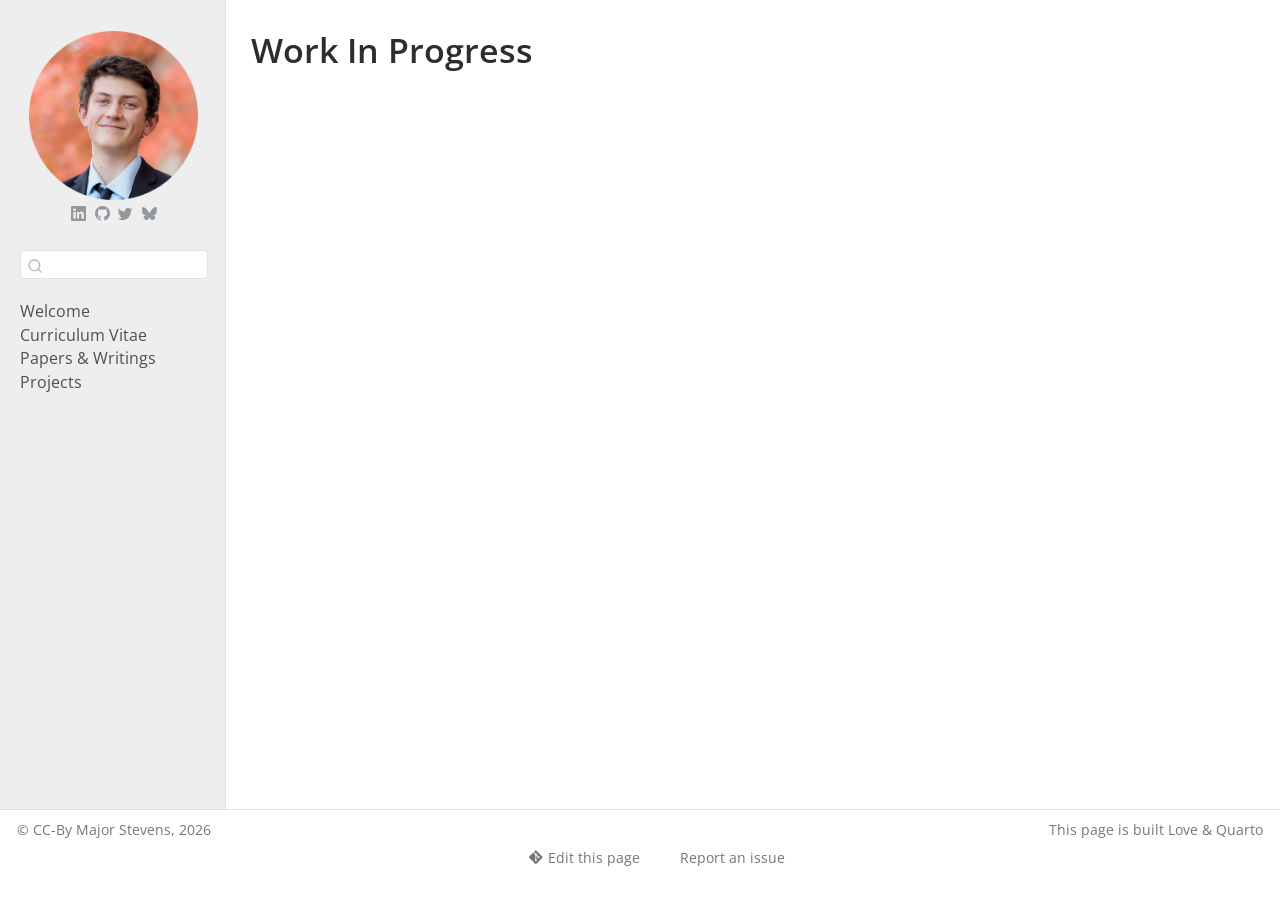
<file: quarto-workflows/browser.html>
<!DOCTYPE html>
<html xmlns="http://www.w3.org/1999/xhtml" lang="en" xml:lang="en"><head>

<meta charset="utf-8">
<meta name="generator" content="quarto-1.9.36">

<meta name="viewport" content="width=device-width, initial-scale=1.0, user-scalable=yes">


<title>Work In Progress – Major Stevens</title>
<style>
/* Default styles provided by pandoc.
** See https://pandoc.org/MANUAL.html#variables-for-html for config info.
*/
code{white-space: pre-wrap;}
span.smallcaps{font-variant: small-caps;}
div.columns{display: flex; gap: min(4vw, 1.5em);}
div.column{flex: auto; overflow-x: auto;}
div.hanging-indent{margin-left: 1.5em; text-indent: -1.5em;}
ul.task-list{list-style: none;}
ul.task-list li input[type="checkbox"] {
  width: 0.8em;
  margin: 0 0.8em 0.2em -1em; /* quarto-specific, see https://github.com/quarto-dev/quarto-cli/issues/4556 */ 
  vertical-align: middle;
}
</style>


<script src="../site_libs/quarto-nav/quarto-nav.js"></script>
<script src="../site_libs/clipboard/clipboard.min.js"></script>
<script src="../site_libs/quarto-search/autocomplete.umd.js"></script>
<script src="../site_libs/quarto-search/fuse.min.js"></script>
<script src="../site_libs/quarto-search/quarto-search.js"></script>
<meta name="quarto:offset" content="../">
<script src="../site_libs/quarto-html/quarto.js" type="module"></script>
<script src="../site_libs/quarto-html/tabsets/tabsets.js" type="module"></script>
<script src="../site_libs/quarto-html/popper.min.js"></script>
<script src="../site_libs/quarto-html/tippy.umd.min.js"></script>
<script src="../site_libs/quarto-html/anchor.min.js"></script>
<link href="../site_libs/quarto-html/tippy.css" rel="stylesheet">
<link href="../site_libs/quarto-html/quarto-syntax-highlighting-845c23b38eaddc0f92fda52bfe77a8c8.css" rel="stylesheet" id="quarto-text-highlighting-styles">
<script src="../site_libs/bootstrap/bootstrap.min.js"></script>
<link href="../site_libs/bootstrap/bootstrap-icons.css" rel="stylesheet">
<link href="../site_libs/bootstrap/bootstrap-c4ad7ddb7c4909ca0170ff334e26accd.min.css" rel="stylesheet" append-hash="true" id="quarto-bootstrap" data-mode="light">
<script id="quarto-search-options" type="application/json">{
  "location": "sidebar",
  "copy-button": false,
  "collapse-after": 3,
  "panel-placement": "start",
  "type": "textbox",
  "limit": 50,
  "keyboard-shortcut": [
    "f",
    "/",
    "s"
  ],
  "show-item-context": false,
  "language": {
    "search-no-results-text": "No results",
    "search-matching-documents-text": "matching documents",
    "search-copy-link-title": "Copy link to search",
    "search-hide-matches-text": "Hide additional matches",
    "search-more-match-text": "more match in this document",
    "search-more-matches-text": "more matches in this document",
    "search-clear-button-title": "Clear",
    "search-text-placeholder": "",
    "search-detached-cancel-button-title": "Cancel",
    "search-submit-button-title": "Submit",
    "search-label": "Search"
  }
}</script>


</head>

<body class="nav-sidebar docked quarto-light">

<div id="quarto-search-results"></div>
  <header id="quarto-header" class="headroom fixed-top">
  <nav class="quarto-secondary-nav">
    <div class="container-fluid d-flex">
      <button type="button" class="quarto-btn-toggle btn" data-bs-toggle="collapse" role="button" data-bs-target=".quarto-sidebar-collapse-item" aria-controls="quarto-sidebar" aria-expanded="false" aria-label="Toggle sidebar navigation" onclick="if (window.quartoToggleHeadroom) { window.quartoToggleHeadroom(); }">
        <i class="bi bi-layout-text-sidebar-reverse"></i>
      </button>
        <nav class="quarto-page-breadcrumbs" aria-label="breadcrumb"><ol class="breadcrumb"><li class="breadcrumb-item">Work In Progress</li></ol></nav>
        <a class="flex-grow-1" role="navigation" data-bs-toggle="collapse" data-bs-target=".quarto-sidebar-collapse-item" aria-controls="quarto-sidebar" aria-expanded="false" aria-label="Toggle sidebar navigation" onclick="if (window.quartoToggleHeadroom) { window.quartoToggleHeadroom(); }">      
        </a>
      <button type="button" class="btn quarto-search-button" aria-label="Search" onclick="window.quartoOpenSearch();">
        <i class="bi bi-search"></i>
      </button>
    </div>
  </nav>
</header>
<!-- content -->
<div id="quarto-content" class="quarto-container page-columns page-rows-contents page-layout-article">
<!-- sidebar -->
  <nav id="quarto-sidebar" class="sidebar collapse collapse-horizontal quarto-sidebar-collapse-item sidebar-navigation docked overflow-auto">
    <div class="pt-lg-2 mt-2 text-center sidebar-header">
      <a href="../index.html" class="sidebar-logo-link">
      <img src="../images/MUNUMHeadshots.11.19-87-modified.png" alt="" class="sidebar-logo light-content py-0 d-lg-inline d-none">
      <img src="../images/MUNUMHeadshots.11.19-87-modified.png" alt="" class="sidebar-logo dark-content py-0 d-lg-inline d-none">
      </a>
      <div class="sidebar-tools-main tools-wide">
    <a href="https://www.linkedin.com/in/major-stevens/" title="LinkedIn Page" class="quarto-navigation-tool px-1" aria-label="LinkedIn Page"><i class="bi bi-linkedin"></i></a>
    <a href="https://github.com/MajorWS1" title="Github Profile" class="quarto-navigation-tool px-1" aria-label="Github Profile"><i class="bi bi-github"></i></a>
    <a href="https://x.com/majorws1" title="My Twitter" class="quarto-navigation-tool px-1" aria-label="My Twitter"><i class="bi bi-twitter"></i></a>
    <a href="https://bsky.app/profile/majorws1.bsky.social" title="My Bluesky" class="quarto-navigation-tool px-1" aria-label="My Bluesky"><i class="bi bi-bluesky"></i></a>
</div>
      </div>
        <div class="mt-2 flex-shrink-0 align-items-center">
        <div class="sidebar-search">
        <div id="quarto-search" class="" title="Search"></div>
        </div>
        </div>
    <div class="sidebar-menu-container"> 
    <ul class="list-unstyled mt-1">
        <li class="sidebar-item">
  <div class="sidebar-item-container"> 
  <a href="../index.html" class="sidebar-item-text sidebar-link">
 <span class="menu-text">Welcome</span></a>
  </div>
</li>
        <li class="sidebar-item">
  <div class="sidebar-item-container"> 
  <a href="../explore.html" class="sidebar-item-text sidebar-link">
 <span class="menu-text">Curriculum Vitae</span></a>
  </div>
</li>
        <li class="sidebar-item">
  <div class="sidebar-item-container"> 
  <a href="../learning-more.html" class="sidebar-item-text sidebar-link">
 <span class="menu-text">Papers &amp; Writings</span></a>
  </div>
</li>
        <li class="sidebar-item">
  <div class="sidebar-item-container"> 
  <a href="../quarto-workflows/index.html" class="sidebar-item-text sidebar-link">
 <span class="menu-text">Projects</span></a>
  </div>
</li>
    </ul>
    </div>
</nav>
<div id="quarto-sidebar-glass" class="quarto-sidebar-collapse-item" data-bs-toggle="collapse" data-bs-target=".quarto-sidebar-collapse-item"></div>
<!-- margin-sidebar -->
    <div id="quarto-margin-sidebar" class="sidebar margin-sidebar zindex-bottom">
        
    </div>
<!-- main -->
<main class="content" id="quarto-document-content">

<header id="title-block-header" class="quarto-title-block default">
<div class="quarto-title">
<h1 class="title">Work In Progress</h1>
</div>



<div class="quarto-title-meta">

    
  
    
  </div>
  


</header>





</main> <!-- /main -->
<script id="quarto-html-after-body" type="application/javascript">
  window.document.addEventListener("DOMContentLoaded", function (event) {
    const icon = "";
    const anchorJS = new window.AnchorJS();
    anchorJS.options = {
      placement: 'right',
      icon: icon
    };
    anchorJS.add('.anchored');
    const isCodeAnnotation = (el) => {
      for (const clz of el.classList) {
        if (clz.startsWith('code-annotation-')) {                     
          return true;
        }
      }
      return false;
    }
    const onCopySuccess = function(e) {
      // button target
      const button = e.trigger;
      // don't keep focus
      button.blur();
      // flash "checked"
      button.classList.add('code-copy-button-checked');
      var currentTitle = button.getAttribute("title");
      button.setAttribute("title", "Copied!");
      let tooltip;
      if (window.bootstrap) {
        button.setAttribute("data-bs-toggle", "tooltip");
        button.setAttribute("data-bs-placement", "left");
        button.setAttribute("data-bs-title", "Copied!");
        tooltip = new bootstrap.Tooltip(button, 
          { trigger: "manual", 
            customClass: "code-copy-button-tooltip",
            offset: [0, -8]});
        tooltip.show();    
      }
      setTimeout(function() {
        if (tooltip) {
          tooltip.hide();
          button.removeAttribute("data-bs-title");
          button.removeAttribute("data-bs-toggle");
          button.removeAttribute("data-bs-placement");
        }
        button.setAttribute("title", currentTitle);
        button.classList.remove('code-copy-button-checked');
      }, 1000);
      // clear code selection
      e.clearSelection();
    }
    const getTextToCopy = function(trigger) {
      const outerScaffold = trigger.parentElement.cloneNode(true);
      const codeEl = outerScaffold.querySelector('code');
      for (const childEl of codeEl.children) {
        if (isCodeAnnotation(childEl)) {
          childEl.remove();
        }
      }
      return codeEl.innerText;
    }
    const clipboard = new window.ClipboardJS('.code-copy-button:not([data-in-quarto-modal])', {
      text: getTextToCopy
    });
    clipboard.on('success', onCopySuccess);
    if (window.document.getElementById('quarto-embedded-source-code-modal')) {
      const clipboardModal = new window.ClipboardJS('.code-copy-button[data-in-quarto-modal]', {
        text: getTextToCopy,
        container: window.document.getElementById('quarto-embedded-source-code-modal')
      });
      clipboardModal.on('success', onCopySuccess);
    }
      var localhostRegex = new RegExp(/^(?:http|https):\/\/localhost\:?[0-9]*\//);
      var mailtoRegex = new RegExp(/^mailto:/);
        var filterRegex = new RegExp("https:\/\/majorws1\.github\.io\/");
      var isInternal = (href) => {
          return filterRegex.test(href) || localhostRegex.test(href) || mailtoRegex.test(href);
      }
      // Inspect non-navigation links and adorn them if external
     var links = window.document.querySelectorAll('a[href]:not(.nav-link):not(.navbar-brand):not(.toc-action):not(.sidebar-link):not(.sidebar-item-toggle):not(.pagination-link):not(.no-external):not([aria-hidden]):not(.dropdown-item):not(.quarto-navigation-tool):not(.about-link)');
      for (var i=0; i<links.length; i++) {
        const link = links[i];
        if (!isInternal(link.href)) {
          // undo the damage that might have been done by quarto-nav.js in the case of
          // links that we want to consider external
          if (link.dataset.originalHref !== undefined) {
            link.href = link.dataset.originalHref;
          }
        }
      }
    function tippyHover(el, contentFn, onTriggerFn, onUntriggerFn) {
      const config = {
        allowHTML: true,
        maxWidth: 500,
        delay: 100,
        arrow: false,
        appendTo: function(el) {
            return el.parentElement;
        },
        interactive: true,
        interactiveBorder: 10,
        theme: 'quarto',
        placement: 'bottom-start',
      };
      if (contentFn) {
        config.content = contentFn;
      }
      if (onTriggerFn) {
        config.onTrigger = onTriggerFn;
      }
      if (onUntriggerFn) {
        config.onUntrigger = onUntriggerFn;
      }
      window.tippy(el, config); 
    }
    const noterefs = window.document.querySelectorAll('a[role="doc-noteref"]');
    for (var i=0; i<noterefs.length; i++) {
      const ref = noterefs[i];
      tippyHover(ref, function() {
        // use id or data attribute instead here
        let href = ref.getAttribute('data-footnote-href') || ref.getAttribute('href');
        try { href = new URL(href).hash; } catch {}
        const id = href.replace(/^#\/?/, "");
        const note = window.document.getElementById(id);
        if (note) {
          return note.innerHTML;
        } else {
          return "";
        }
      });
    }
    const xrefs = window.document.querySelectorAll('a.quarto-xref');
    const processXRef = (id, note) => {
      // Strip column container classes
      const stripColumnClz = (el) => {
        el.classList.remove("page-full", "page-columns");
        if (el.children) {
          for (const child of el.children) {
            stripColumnClz(child);
          }
        }
      }
      stripColumnClz(note)
      if (id === null || id.startsWith('sec-')) {
        // Special case sections, only their first couple elements
        const container = document.createElement("div");
        if (note.children && note.children.length > 2) {
          container.appendChild(note.children[0].cloneNode(true));
          for (let i = 1; i < note.children.length; i++) {
            const child = note.children[i];
            if (child.tagName === "P" && child.innerText === "") {
              continue;
            } else {
              container.appendChild(child.cloneNode(true));
              break;
            }
          }
          if (window.Quarto?.typesetMath) {
            window.Quarto.typesetMath(container);
          }
          return container.innerHTML
        } else {
          if (window.Quarto?.typesetMath) {
            window.Quarto.typesetMath(note);
          }
          return note.innerHTML;
        }
      } else {
        // Remove any anchor links if they are present
        const anchorLink = note.querySelector('a.anchorjs-link');
        if (anchorLink) {
          anchorLink.remove();
        }
        if (window.Quarto?.typesetMath) {
          window.Quarto.typesetMath(note);
        }
        if (note.classList.contains("callout")) {
          return note.outerHTML;
        } else {
          return note.innerHTML;
        }
      }
    }
    for (var i=0; i<xrefs.length; i++) {
      const xref = xrefs[i];
      tippyHover(xref, undefined, function(instance) {
        instance.disable();
        let url = xref.getAttribute('href');
        let hash = undefined; 
        if (url.startsWith('#')) {
          hash = url;
        } else {
          try { hash = new URL(url).hash; } catch {}
        }
        if (hash) {
          const id = hash.replace(/^#\/?/, "");
          const note = window.document.getElementById(id);
          if (note !== null) {
            try {
              const html = processXRef(id, note.cloneNode(true));
              instance.setContent(html);
            } finally {
              instance.enable();
              instance.show();
            }
          } else {
            // See if we can fetch this
            fetch(url.split('#')[0])
            .then(res => res.text())
            .then(html => {
              const parser = new DOMParser();
              const htmlDoc = parser.parseFromString(html, "text/html");
              const note = htmlDoc.getElementById(id);
              if (note !== null) {
                const html = processXRef(id, note);
                instance.setContent(html);
              } 
            }).finally(() => {
              instance.enable();
              instance.show();
            });
          }
        } else {
          // See if we can fetch a full url (with no hash to target)
          // This is a special case and we should probably do some content thinning / targeting
          fetch(url)
          .then(res => res.text())
          .then(html => {
            const parser = new DOMParser();
            const htmlDoc = parser.parseFromString(html, "text/html");
            const note = htmlDoc.querySelector('main.content');
            if (note !== null) {
              // This should only happen for chapter cross references
              // (since there is no id in the URL)
              // remove the first header
              if (note.children.length > 0 && note.children[0].tagName === "HEADER") {
                note.children[0].remove();
              }
              const html = processXRef(null, note);
              instance.setContent(html);
            } 
          }).finally(() => {
            instance.enable();
            instance.show();
          });
        }
      }, function(instance) {
      });
    }
        let selectedAnnoteEl;
        const selectorForAnnotation = ( cell, annotation) => {
          let cellAttr = 'data-code-cell="' + cell + '"';
          let lineAttr = 'data-code-annotation="' +  annotation + '"';
          const selector = 'span[' + cellAttr + '][' + lineAttr + ']';
          return selector;
        }
        const selectCodeLines = (annoteEl) => {
          const doc = window.document;
          const targetCell = annoteEl.getAttribute("data-target-cell");
          const targetAnnotation = annoteEl.getAttribute("data-target-annotation");
          const annoteSpan = window.document.querySelector(selectorForAnnotation(targetCell, targetAnnotation));
          const lines = annoteSpan.getAttribute("data-code-lines").split(",");
          const lineIds = lines.map((line) => {
            return targetCell + "-" + line;
          })
          let top = null;
          let height = null;
          let parent = null;
          if (lineIds.length > 0) {
              //compute the position of the single el (top and bottom and make a div)
              const el = window.document.getElementById(lineIds[0]);
              top = el.offsetTop;
              height = el.offsetHeight;
              parent = el.parentElement.parentElement;
            if (lineIds.length > 1) {
              const lastEl = window.document.getElementById(lineIds[lineIds.length - 1]);
              const bottom = lastEl.offsetTop + lastEl.offsetHeight;
              height = bottom - top;
            }
            if (top !== null && height !== null && parent !== null) {
              // cook up a div (if necessary) and position it 
              let div = window.document.getElementById("code-annotation-line-highlight");
              if (div === null) {
                div = window.document.createElement("div");
                div.setAttribute("id", "code-annotation-line-highlight");
                div.style.position = 'absolute';
                parent.appendChild(div);
              }
              div.style.top = top - 2 + "px";
              div.style.height = height + 4 + "px";
              div.style.left = 0;
              let gutterDiv = window.document.getElementById("code-annotation-line-highlight-gutter");
              if (gutterDiv === null) {
                gutterDiv = window.document.createElement("div");
                gutterDiv.setAttribute("id", "code-annotation-line-highlight-gutter");
                gutterDiv.style.position = 'absolute';
                const codeCell = window.document.getElementById(targetCell);
                const gutter = codeCell.querySelector('.code-annotation-gutter');
                gutter.appendChild(gutterDiv);
              }
              gutterDiv.style.top = top - 2 + "px";
              gutterDiv.style.height = height + 4 + "px";
            }
            selectedAnnoteEl = annoteEl;
          }
        };
        const unselectCodeLines = () => {
          const elementsIds = ["code-annotation-line-highlight", "code-annotation-line-highlight-gutter"];
          elementsIds.forEach((elId) => {
            const div = window.document.getElementById(elId);
            if (div) {
              div.remove();
            }
          });
          selectedAnnoteEl = undefined;
        };
          // Handle positioning of the toggle
      window.addEventListener(
        "resize",
        throttle(() => {
          elRect = undefined;
          if (selectedAnnoteEl) {
            selectCodeLines(selectedAnnoteEl);
          }
        }, 10)
      );
      function throttle(fn, ms) {
      let throttle = false;
      let timer;
        return (...args) => {
          if(!throttle) { // first call gets through
              fn.apply(this, args);
              throttle = true;
          } else { // all the others get throttled
              if(timer) clearTimeout(timer); // cancel #2
              timer = setTimeout(() => {
                fn.apply(this, args);
                timer = throttle = false;
              }, ms);
          }
        };
      }
        // Attach click handler to the DT
        const annoteDls = window.document.querySelectorAll('dt[data-target-cell]');
        for (const annoteDlNode of annoteDls) {
          annoteDlNode.addEventListener('click', (event) => {
            const clickedEl = event.target;
            if (clickedEl !== selectedAnnoteEl) {
              unselectCodeLines();
              const activeEl = window.document.querySelector('dt[data-target-cell].code-annotation-active');
              if (activeEl) {
                activeEl.classList.remove('code-annotation-active');
              }
              selectCodeLines(clickedEl);
              clickedEl.classList.add('code-annotation-active');
            } else {
              // Unselect the line
              unselectCodeLines();
              clickedEl.classList.remove('code-annotation-active');
            }
          });
        }
    const findCites = (el) => {
      const parentEl = el.parentElement;
      if (parentEl) {
        const cites = parentEl.dataset.cites;
        if (cites) {
          return {
            el,
            cites: cites.split(' ')
          };
        } else {
          return findCites(el.parentElement)
        }
      } else {
        return undefined;
      }
    };
    var bibliorefs = window.document.querySelectorAll('a[role="doc-biblioref"]');
    for (var i=0; i<bibliorefs.length; i++) {
      const ref = bibliorefs[i];
      const citeInfo = findCites(ref);
      if (citeInfo) {
        tippyHover(citeInfo.el, function() {
          var popup = window.document.createElement('div');
          citeInfo.cites.forEach(function(cite) {
            var citeDiv = window.document.createElement('div');
            citeDiv.classList.add('hanging-indent');
            citeDiv.classList.add('csl-entry');
            var biblioDiv = window.document.getElementById('ref-' + cite);
            if (biblioDiv) {
              citeDiv.innerHTML = biblioDiv.innerHTML;
            }
            popup.appendChild(citeDiv);
          });
          return popup.innerHTML;
        });
      }
    }
  });
  </script>
</div> <!-- /content -->
<footer class="footer">
  <div class="nav-footer">
    <div class="nav-footer-left">
<p>© CC-By Major Stevens, 2026</p>
</div>   
    <div class="nav-footer-center">
      &nbsp;
    <div class="toc-actions"><ul><li><a href="https://majorws1.github.io/edit/main/quarto-workflows/browser.md" class="toc-action"><i class="bi bi-git"></i>Edit this page</a></li><li><a href="https://majorws1.github.io/issues/new" class="toc-action"><i class="bi empty"></i>Report an issue</a></li></ul></div></div>
    <div class="nav-footer-right">
<p>This page is built Love &amp; Quarto</p>
</div>
  </div>
</footer>




</body></html>
</file>
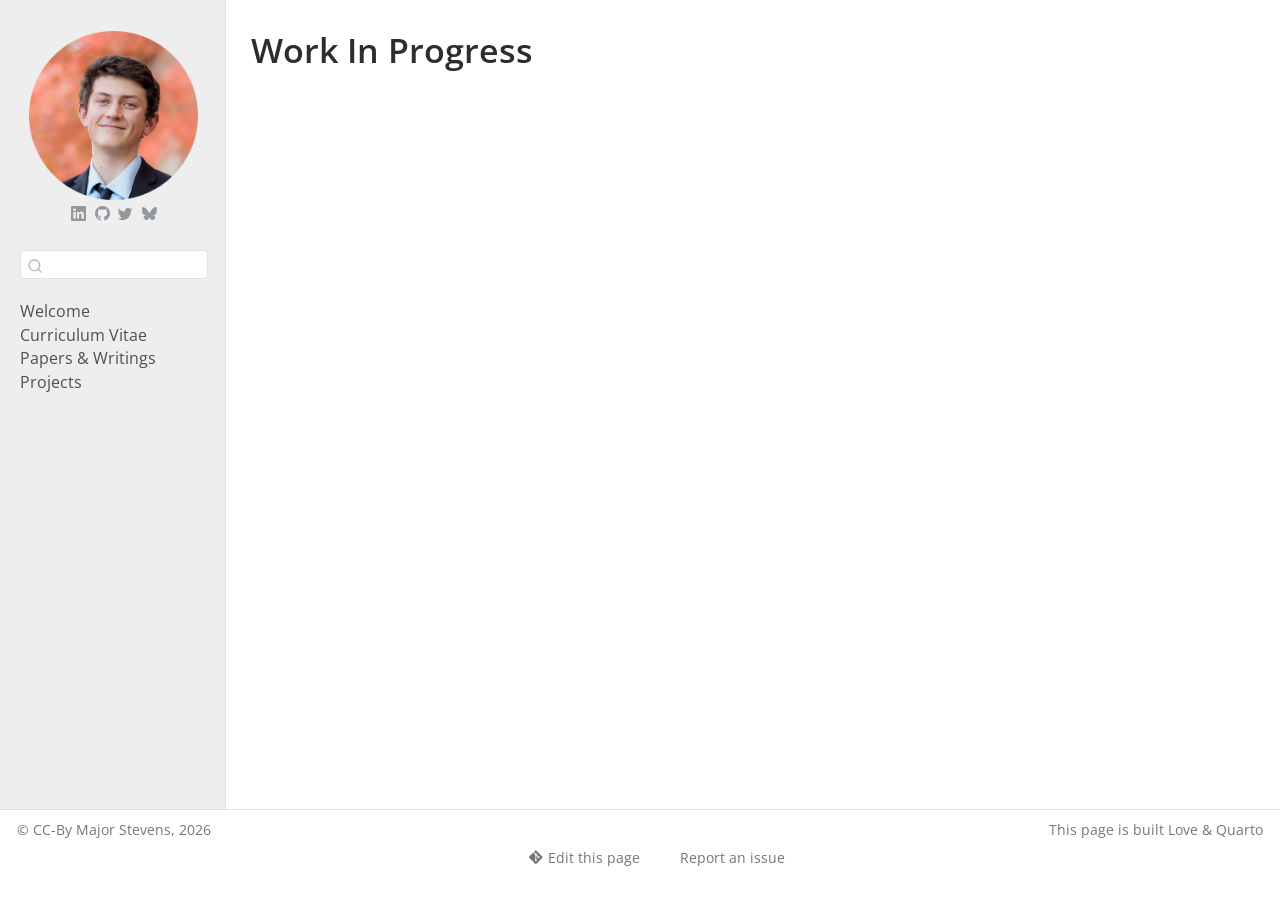
<file: quarto-workflows/jupyter.html>
<!DOCTYPE html>
<html xmlns="http://www.w3.org/1999/xhtml" lang="en" xml:lang="en"><head>

<meta charset="utf-8">
<meta name="generator" content="quarto-1.9.36">

<meta name="viewport" content="width=device-width, initial-scale=1.0, user-scalable=yes">


<title>Work In Progress – Major Stevens</title>
<style>
/* Default styles provided by pandoc.
** See https://pandoc.org/MANUAL.html#variables-for-html for config info.
*/
code{white-space: pre-wrap;}
span.smallcaps{font-variant: small-caps;}
div.columns{display: flex; gap: min(4vw, 1.5em);}
div.column{flex: auto; overflow-x: auto;}
div.hanging-indent{margin-left: 1.5em; text-indent: -1.5em;}
ul.task-list{list-style: none;}
ul.task-list li input[type="checkbox"] {
  width: 0.8em;
  margin: 0 0.8em 0.2em -1em; /* quarto-specific, see https://github.com/quarto-dev/quarto-cli/issues/4556 */ 
  vertical-align: middle;
}
</style>


<script src="../site_libs/quarto-nav/quarto-nav.js"></script>
<script src="../site_libs/clipboard/clipboard.min.js"></script>
<script src="../site_libs/quarto-search/autocomplete.umd.js"></script>
<script src="../site_libs/quarto-search/fuse.min.js"></script>
<script src="../site_libs/quarto-search/quarto-search.js"></script>
<meta name="quarto:offset" content="../">
<script src="../site_libs/quarto-html/quarto.js" type="module"></script>
<script src="../site_libs/quarto-html/tabsets/tabsets.js" type="module"></script>
<script src="../site_libs/quarto-html/popper.min.js"></script>
<script src="../site_libs/quarto-html/tippy.umd.min.js"></script>
<script src="../site_libs/quarto-html/anchor.min.js"></script>
<link href="../site_libs/quarto-html/tippy.css" rel="stylesheet">
<link href="../site_libs/quarto-html/quarto-syntax-highlighting-845c23b38eaddc0f92fda52bfe77a8c8.css" rel="stylesheet" id="quarto-text-highlighting-styles">
<script src="../site_libs/bootstrap/bootstrap.min.js"></script>
<link href="../site_libs/bootstrap/bootstrap-icons.css" rel="stylesheet">
<link href="../site_libs/bootstrap/bootstrap-c4ad7ddb7c4909ca0170ff334e26accd.min.css" rel="stylesheet" append-hash="true" id="quarto-bootstrap" data-mode="light">
<script id="quarto-search-options" type="application/json">{
  "location": "sidebar",
  "copy-button": false,
  "collapse-after": 3,
  "panel-placement": "start",
  "type": "textbox",
  "limit": 50,
  "keyboard-shortcut": [
    "f",
    "/",
    "s"
  ],
  "show-item-context": false,
  "language": {
    "search-no-results-text": "No results",
    "search-matching-documents-text": "matching documents",
    "search-copy-link-title": "Copy link to search",
    "search-hide-matches-text": "Hide additional matches",
    "search-more-match-text": "more match in this document",
    "search-more-matches-text": "more matches in this document",
    "search-clear-button-title": "Clear",
    "search-text-placeholder": "",
    "search-detached-cancel-button-title": "Cancel",
    "search-submit-button-title": "Submit",
    "search-label": "Search"
  }
}</script>


</head>

<body class="nav-sidebar docked quarto-light">

<div id="quarto-search-results"></div>
  <header id="quarto-header" class="headroom fixed-top">
  <nav class="quarto-secondary-nav">
    <div class="container-fluid d-flex">
      <button type="button" class="quarto-btn-toggle btn" data-bs-toggle="collapse" role="button" data-bs-target=".quarto-sidebar-collapse-item" aria-controls="quarto-sidebar" aria-expanded="false" aria-label="Toggle sidebar navigation" onclick="if (window.quartoToggleHeadroom) { window.quartoToggleHeadroom(); }">
        <i class="bi bi-layout-text-sidebar-reverse"></i>
      </button>
        <nav class="quarto-page-breadcrumbs" aria-label="breadcrumb"><ol class="breadcrumb"><li class="breadcrumb-item">Work In Progress</li></ol></nav>
        <a class="flex-grow-1" role="navigation" data-bs-toggle="collapse" data-bs-target=".quarto-sidebar-collapse-item" aria-controls="quarto-sidebar" aria-expanded="false" aria-label="Toggle sidebar navigation" onclick="if (window.quartoToggleHeadroom) { window.quartoToggleHeadroom(); }">      
        </a>
      <button type="button" class="btn quarto-search-button" aria-label="Search" onclick="window.quartoOpenSearch();">
        <i class="bi bi-search"></i>
      </button>
    </div>
  </nav>
</header>
<!-- content -->
<div id="quarto-content" class="quarto-container page-columns page-rows-contents page-layout-article">
<!-- sidebar -->
  <nav id="quarto-sidebar" class="sidebar collapse collapse-horizontal quarto-sidebar-collapse-item sidebar-navigation docked overflow-auto">
    <div class="pt-lg-2 mt-2 text-center sidebar-header">
      <a href="../index.html" class="sidebar-logo-link">
      <img src="../images/MUNUMHeadshots.11.19-87-modified.png" alt="" class="sidebar-logo light-content py-0 d-lg-inline d-none">
      <img src="../images/MUNUMHeadshots.11.19-87-modified.png" alt="" class="sidebar-logo dark-content py-0 d-lg-inline d-none">
      </a>
      <div class="sidebar-tools-main tools-wide">
    <a href="https://www.linkedin.com/in/major-stevens/" title="LinkedIn Page" class="quarto-navigation-tool px-1" aria-label="LinkedIn Page"><i class="bi bi-linkedin"></i></a>
    <a href="https://github.com/MajorWS1" title="Github Profile" class="quarto-navigation-tool px-1" aria-label="Github Profile"><i class="bi bi-github"></i></a>
    <a href="https://x.com/majorws1" title="My Twitter" class="quarto-navigation-tool px-1" aria-label="My Twitter"><i class="bi bi-twitter"></i></a>
    <a href="https://bsky.app/profile/majorws1.bsky.social" title="My Bluesky" class="quarto-navigation-tool px-1" aria-label="My Bluesky"><i class="bi bi-bluesky"></i></a>
</div>
      </div>
        <div class="mt-2 flex-shrink-0 align-items-center">
        <div class="sidebar-search">
        <div id="quarto-search" class="" title="Search"></div>
        </div>
        </div>
    <div class="sidebar-menu-container"> 
    <ul class="list-unstyled mt-1">
        <li class="sidebar-item">
  <div class="sidebar-item-container"> 
  <a href="../index.html" class="sidebar-item-text sidebar-link">
 <span class="menu-text">Welcome</span></a>
  </div>
</li>
        <li class="sidebar-item">
  <div class="sidebar-item-container"> 
  <a href="../explore.html" class="sidebar-item-text sidebar-link">
 <span class="menu-text">Curriculum Vitae</span></a>
  </div>
</li>
        <li class="sidebar-item">
  <div class="sidebar-item-container"> 
  <a href="../learning-more.html" class="sidebar-item-text sidebar-link">
 <span class="menu-text">Papers &amp; Writings</span></a>
  </div>
</li>
        <li class="sidebar-item">
  <div class="sidebar-item-container"> 
  <a href="../quarto-workflows/index.html" class="sidebar-item-text sidebar-link">
 <span class="menu-text">Projects</span></a>
  </div>
</li>
    </ul>
    </div>
</nav>
<div id="quarto-sidebar-glass" class="quarto-sidebar-collapse-item" data-bs-toggle="collapse" data-bs-target=".quarto-sidebar-collapse-item"></div>
<!-- margin-sidebar -->
    <div id="quarto-margin-sidebar" class="sidebar margin-sidebar zindex-bottom">
        
    </div>
<!-- main -->
<main class="content" id="quarto-document-content">

<header id="title-block-header" class="quarto-title-block default">
<div class="quarto-title">
<h1 class="title">Work In Progress</h1>
</div>



<div class="quarto-title-meta">

    
  
    
  </div>
  


</header>





</main> <!-- /main -->
<script id="quarto-html-after-body" type="application/javascript">
  window.document.addEventListener("DOMContentLoaded", function (event) {
    const icon = "";
    const anchorJS = new window.AnchorJS();
    anchorJS.options = {
      placement: 'right',
      icon: icon
    };
    anchorJS.add('.anchored');
    const isCodeAnnotation = (el) => {
      for (const clz of el.classList) {
        if (clz.startsWith('code-annotation-')) {                     
          return true;
        }
      }
      return false;
    }
    const onCopySuccess = function(e) {
      // button target
      const button = e.trigger;
      // don't keep focus
      button.blur();
      // flash "checked"
      button.classList.add('code-copy-button-checked');
      var currentTitle = button.getAttribute("title");
      button.setAttribute("title", "Copied!");
      let tooltip;
      if (window.bootstrap) {
        button.setAttribute("data-bs-toggle", "tooltip");
        button.setAttribute("data-bs-placement", "left");
        button.setAttribute("data-bs-title", "Copied!");
        tooltip = new bootstrap.Tooltip(button, 
          { trigger: "manual", 
            customClass: "code-copy-button-tooltip",
            offset: [0, -8]});
        tooltip.show();    
      }
      setTimeout(function() {
        if (tooltip) {
          tooltip.hide();
          button.removeAttribute("data-bs-title");
          button.removeAttribute("data-bs-toggle");
          button.removeAttribute("data-bs-placement");
        }
        button.setAttribute("title", currentTitle);
        button.classList.remove('code-copy-button-checked');
      }, 1000);
      // clear code selection
      e.clearSelection();
    }
    const getTextToCopy = function(trigger) {
      const outerScaffold = trigger.parentElement.cloneNode(true);
      const codeEl = outerScaffold.querySelector('code');
      for (const childEl of codeEl.children) {
        if (isCodeAnnotation(childEl)) {
          childEl.remove();
        }
      }
      return codeEl.innerText;
    }
    const clipboard = new window.ClipboardJS('.code-copy-button:not([data-in-quarto-modal])', {
      text: getTextToCopy
    });
    clipboard.on('success', onCopySuccess);
    if (window.document.getElementById('quarto-embedded-source-code-modal')) {
      const clipboardModal = new window.ClipboardJS('.code-copy-button[data-in-quarto-modal]', {
        text: getTextToCopy,
        container: window.document.getElementById('quarto-embedded-source-code-modal')
      });
      clipboardModal.on('success', onCopySuccess);
    }
      var localhostRegex = new RegExp(/^(?:http|https):\/\/localhost\:?[0-9]*\//);
      var mailtoRegex = new RegExp(/^mailto:/);
        var filterRegex = new RegExp("https:\/\/majorws1\.github\.io\/");
      var isInternal = (href) => {
          return filterRegex.test(href) || localhostRegex.test(href) || mailtoRegex.test(href);
      }
      // Inspect non-navigation links and adorn them if external
     var links = window.document.querySelectorAll('a[href]:not(.nav-link):not(.navbar-brand):not(.toc-action):not(.sidebar-link):not(.sidebar-item-toggle):not(.pagination-link):not(.no-external):not([aria-hidden]):not(.dropdown-item):not(.quarto-navigation-tool):not(.about-link)');
      for (var i=0; i<links.length; i++) {
        const link = links[i];
        if (!isInternal(link.href)) {
          // undo the damage that might have been done by quarto-nav.js in the case of
          // links that we want to consider external
          if (link.dataset.originalHref !== undefined) {
            link.href = link.dataset.originalHref;
          }
        }
      }
    function tippyHover(el, contentFn, onTriggerFn, onUntriggerFn) {
      const config = {
        allowHTML: true,
        maxWidth: 500,
        delay: 100,
        arrow: false,
        appendTo: function(el) {
            return el.parentElement;
        },
        interactive: true,
        interactiveBorder: 10,
        theme: 'quarto',
        placement: 'bottom-start',
      };
      if (contentFn) {
        config.content = contentFn;
      }
      if (onTriggerFn) {
        config.onTrigger = onTriggerFn;
      }
      if (onUntriggerFn) {
        config.onUntrigger = onUntriggerFn;
      }
      window.tippy(el, config); 
    }
    const noterefs = window.document.querySelectorAll('a[role="doc-noteref"]');
    for (var i=0; i<noterefs.length; i++) {
      const ref = noterefs[i];
      tippyHover(ref, function() {
        // use id or data attribute instead here
        let href = ref.getAttribute('data-footnote-href') || ref.getAttribute('href');
        try { href = new URL(href).hash; } catch {}
        const id = href.replace(/^#\/?/, "");
        const note = window.document.getElementById(id);
        if (note) {
          return note.innerHTML;
        } else {
          return "";
        }
      });
    }
    const xrefs = window.document.querySelectorAll('a.quarto-xref');
    const processXRef = (id, note) => {
      // Strip column container classes
      const stripColumnClz = (el) => {
        el.classList.remove("page-full", "page-columns");
        if (el.children) {
          for (const child of el.children) {
            stripColumnClz(child);
          }
        }
      }
      stripColumnClz(note)
      if (id === null || id.startsWith('sec-')) {
        // Special case sections, only their first couple elements
        const container = document.createElement("div");
        if (note.children && note.children.length > 2) {
          container.appendChild(note.children[0].cloneNode(true));
          for (let i = 1; i < note.children.length; i++) {
            const child = note.children[i];
            if (child.tagName === "P" && child.innerText === "") {
              continue;
            } else {
              container.appendChild(child.cloneNode(true));
              break;
            }
          }
          if (window.Quarto?.typesetMath) {
            window.Quarto.typesetMath(container);
          }
          return container.innerHTML
        } else {
          if (window.Quarto?.typesetMath) {
            window.Quarto.typesetMath(note);
          }
          return note.innerHTML;
        }
      } else {
        // Remove any anchor links if they are present
        const anchorLink = note.querySelector('a.anchorjs-link');
        if (anchorLink) {
          anchorLink.remove();
        }
        if (window.Quarto?.typesetMath) {
          window.Quarto.typesetMath(note);
        }
        if (note.classList.contains("callout")) {
          return note.outerHTML;
        } else {
          return note.innerHTML;
        }
      }
    }
    for (var i=0; i<xrefs.length; i++) {
      const xref = xrefs[i];
      tippyHover(xref, undefined, function(instance) {
        instance.disable();
        let url = xref.getAttribute('href');
        let hash = undefined; 
        if (url.startsWith('#')) {
          hash = url;
        } else {
          try { hash = new URL(url).hash; } catch {}
        }
        if (hash) {
          const id = hash.replace(/^#\/?/, "");
          const note = window.document.getElementById(id);
          if (note !== null) {
            try {
              const html = processXRef(id, note.cloneNode(true));
              instance.setContent(html);
            } finally {
              instance.enable();
              instance.show();
            }
          } else {
            // See if we can fetch this
            fetch(url.split('#')[0])
            .then(res => res.text())
            .then(html => {
              const parser = new DOMParser();
              const htmlDoc = parser.parseFromString(html, "text/html");
              const note = htmlDoc.getElementById(id);
              if (note !== null) {
                const html = processXRef(id, note);
                instance.setContent(html);
              } 
            }).finally(() => {
              instance.enable();
              instance.show();
            });
          }
        } else {
          // See if we can fetch a full url (with no hash to target)
          // This is a special case and we should probably do some content thinning / targeting
          fetch(url)
          .then(res => res.text())
          .then(html => {
            const parser = new DOMParser();
            const htmlDoc = parser.parseFromString(html, "text/html");
            const note = htmlDoc.querySelector('main.content');
            if (note !== null) {
              // This should only happen for chapter cross references
              // (since there is no id in the URL)
              // remove the first header
              if (note.children.length > 0 && note.children[0].tagName === "HEADER") {
                note.children[0].remove();
              }
              const html = processXRef(null, note);
              instance.setContent(html);
            } 
          }).finally(() => {
            instance.enable();
            instance.show();
          });
        }
      }, function(instance) {
      });
    }
        let selectedAnnoteEl;
        const selectorForAnnotation = ( cell, annotation) => {
          let cellAttr = 'data-code-cell="' + cell + '"';
          let lineAttr = 'data-code-annotation="' +  annotation + '"';
          const selector = 'span[' + cellAttr + '][' + lineAttr + ']';
          return selector;
        }
        const selectCodeLines = (annoteEl) => {
          const doc = window.document;
          const targetCell = annoteEl.getAttribute("data-target-cell");
          const targetAnnotation = annoteEl.getAttribute("data-target-annotation");
          const annoteSpan = window.document.querySelector(selectorForAnnotation(targetCell, targetAnnotation));
          const lines = annoteSpan.getAttribute("data-code-lines").split(",");
          const lineIds = lines.map((line) => {
            return targetCell + "-" + line;
          })
          let top = null;
          let height = null;
          let parent = null;
          if (lineIds.length > 0) {
              //compute the position of the single el (top and bottom and make a div)
              const el = window.document.getElementById(lineIds[0]);
              top = el.offsetTop;
              height = el.offsetHeight;
              parent = el.parentElement.parentElement;
            if (lineIds.length > 1) {
              const lastEl = window.document.getElementById(lineIds[lineIds.length - 1]);
              const bottom = lastEl.offsetTop + lastEl.offsetHeight;
              height = bottom - top;
            }
            if (top !== null && height !== null && parent !== null) {
              // cook up a div (if necessary) and position it 
              let div = window.document.getElementById("code-annotation-line-highlight");
              if (div === null) {
                div = window.document.createElement("div");
                div.setAttribute("id", "code-annotation-line-highlight");
                div.style.position = 'absolute';
                parent.appendChild(div);
              }
              div.style.top = top - 2 + "px";
              div.style.height = height + 4 + "px";
              div.style.left = 0;
              let gutterDiv = window.document.getElementById("code-annotation-line-highlight-gutter");
              if (gutterDiv === null) {
                gutterDiv = window.document.createElement("div");
                gutterDiv.setAttribute("id", "code-annotation-line-highlight-gutter");
                gutterDiv.style.position = 'absolute';
                const codeCell = window.document.getElementById(targetCell);
                const gutter = codeCell.querySelector('.code-annotation-gutter');
                gutter.appendChild(gutterDiv);
              }
              gutterDiv.style.top = top - 2 + "px";
              gutterDiv.style.height = height + 4 + "px";
            }
            selectedAnnoteEl = annoteEl;
          }
        };
        const unselectCodeLines = () => {
          const elementsIds = ["code-annotation-line-highlight", "code-annotation-line-highlight-gutter"];
          elementsIds.forEach((elId) => {
            const div = window.document.getElementById(elId);
            if (div) {
              div.remove();
            }
          });
          selectedAnnoteEl = undefined;
        };
          // Handle positioning of the toggle
      window.addEventListener(
        "resize",
        throttle(() => {
          elRect = undefined;
          if (selectedAnnoteEl) {
            selectCodeLines(selectedAnnoteEl);
          }
        }, 10)
      );
      function throttle(fn, ms) {
      let throttle = false;
      let timer;
        return (...args) => {
          if(!throttle) { // first call gets through
              fn.apply(this, args);
              throttle = true;
          } else { // all the others get throttled
              if(timer) clearTimeout(timer); // cancel #2
              timer = setTimeout(() => {
                fn.apply(this, args);
                timer = throttle = false;
              }, ms);
          }
        };
      }
        // Attach click handler to the DT
        const annoteDls = window.document.querySelectorAll('dt[data-target-cell]');
        for (const annoteDlNode of annoteDls) {
          annoteDlNode.addEventListener('click', (event) => {
            const clickedEl = event.target;
            if (clickedEl !== selectedAnnoteEl) {
              unselectCodeLines();
              const activeEl = window.document.querySelector('dt[data-target-cell].code-annotation-active');
              if (activeEl) {
                activeEl.classList.remove('code-annotation-active');
              }
              selectCodeLines(clickedEl);
              clickedEl.classList.add('code-annotation-active');
            } else {
              // Unselect the line
              unselectCodeLines();
              clickedEl.classList.remove('code-annotation-active');
            }
          });
        }
    const findCites = (el) => {
      const parentEl = el.parentElement;
      if (parentEl) {
        const cites = parentEl.dataset.cites;
        if (cites) {
          return {
            el,
            cites: cites.split(' ')
          };
        } else {
          return findCites(el.parentElement)
        }
      } else {
        return undefined;
      }
    };
    var bibliorefs = window.document.querySelectorAll('a[role="doc-biblioref"]');
    for (var i=0; i<bibliorefs.length; i++) {
      const ref = bibliorefs[i];
      const citeInfo = findCites(ref);
      if (citeInfo) {
        tippyHover(citeInfo.el, function() {
          var popup = window.document.createElement('div');
          citeInfo.cites.forEach(function(cite) {
            var citeDiv = window.document.createElement('div');
            citeDiv.classList.add('hanging-indent');
            citeDiv.classList.add('csl-entry');
            var biblioDiv = window.document.getElementById('ref-' + cite);
            if (biblioDiv) {
              citeDiv.innerHTML = biblioDiv.innerHTML;
            }
            popup.appendChild(citeDiv);
          });
          return popup.innerHTML;
        });
      }
    }
  });
  </script>
</div> <!-- /content -->
<footer class="footer">
  <div class="nav-footer">
    <div class="nav-footer-left">
<p>© CC-By Major Stevens, 2026</p>
</div>   
    <div class="nav-footer-center">
      &nbsp;
    <div class="toc-actions"><ul><li><a href="https://majorws1.github.io/edit/main/quarto-workflows/jupyter.md" class="toc-action"><i class="bi bi-git"></i>Edit this page</a></li><li><a href="https://majorws1.github.io/issues/new" class="toc-action"><i class="bi empty"></i>Report an issue</a></li></ul></div></div>
    <div class="nav-footer-right">
<p>This page is built Love &amp; Quarto</p>
</div>
  </div>
</footer>




</body></html>
</file>
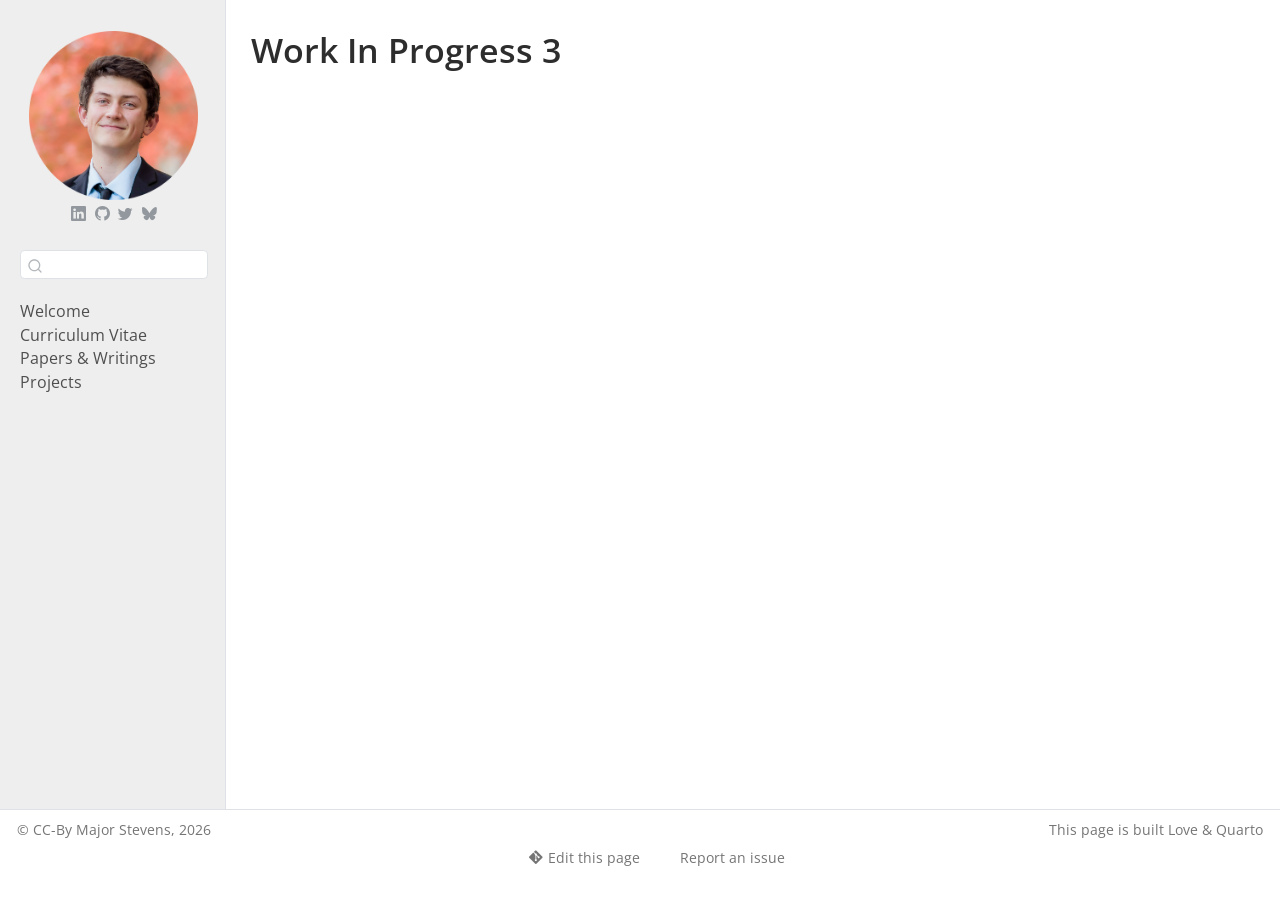
<file: quarto-workflows/rstudio.html>
<!DOCTYPE html>
<html xmlns="http://www.w3.org/1999/xhtml" lang="en" xml:lang="en"><head>

<meta charset="utf-8">
<meta name="generator" content="quarto-1.9.36">

<meta name="viewport" content="width=device-width, initial-scale=1.0, user-scalable=yes">


<title>Work In Progress 3 – Major Stevens</title>
<style>
/* Default styles provided by pandoc.
** See https://pandoc.org/MANUAL.html#variables-for-html for config info.
*/
code{white-space: pre-wrap;}
span.smallcaps{font-variant: small-caps;}
div.columns{display: flex; gap: min(4vw, 1.5em);}
div.column{flex: auto; overflow-x: auto;}
div.hanging-indent{margin-left: 1.5em; text-indent: -1.5em;}
ul.task-list{list-style: none;}
ul.task-list li input[type="checkbox"] {
  width: 0.8em;
  margin: 0 0.8em 0.2em -1em; /* quarto-specific, see https://github.com/quarto-dev/quarto-cli/issues/4556 */ 
  vertical-align: middle;
}
</style>


<script src="../site_libs/quarto-nav/quarto-nav.js"></script>
<script src="../site_libs/clipboard/clipboard.min.js"></script>
<script src="../site_libs/quarto-search/autocomplete.umd.js"></script>
<script src="../site_libs/quarto-search/fuse.min.js"></script>
<script src="../site_libs/quarto-search/quarto-search.js"></script>
<meta name="quarto:offset" content="../">
<script src="../site_libs/quarto-html/quarto.js" type="module"></script>
<script src="../site_libs/quarto-html/tabsets/tabsets.js" type="module"></script>
<script src="../site_libs/quarto-html/popper.min.js"></script>
<script src="../site_libs/quarto-html/tippy.umd.min.js"></script>
<script src="../site_libs/quarto-html/anchor.min.js"></script>
<link href="../site_libs/quarto-html/tippy.css" rel="stylesheet">
<link href="../site_libs/quarto-html/quarto-syntax-highlighting-845c23b38eaddc0f92fda52bfe77a8c8.css" rel="stylesheet" id="quarto-text-highlighting-styles">
<script src="../site_libs/bootstrap/bootstrap.min.js"></script>
<link href="../site_libs/bootstrap/bootstrap-icons.css" rel="stylesheet">
<link href="../site_libs/bootstrap/bootstrap-c4ad7ddb7c4909ca0170ff334e26accd.min.css" rel="stylesheet" append-hash="true" id="quarto-bootstrap" data-mode="light">
<script id="quarto-search-options" type="application/json">{
  "location": "sidebar",
  "copy-button": false,
  "collapse-after": 3,
  "panel-placement": "start",
  "type": "textbox",
  "limit": 50,
  "keyboard-shortcut": [
    "f",
    "/",
    "s"
  ],
  "show-item-context": false,
  "language": {
    "search-no-results-text": "No results",
    "search-matching-documents-text": "matching documents",
    "search-copy-link-title": "Copy link to search",
    "search-hide-matches-text": "Hide additional matches",
    "search-more-match-text": "more match in this document",
    "search-more-matches-text": "more matches in this document",
    "search-clear-button-title": "Clear",
    "search-text-placeholder": "",
    "search-detached-cancel-button-title": "Cancel",
    "search-submit-button-title": "Submit",
    "search-label": "Search"
  }
}</script>


</head>

<body class="nav-sidebar docked quarto-light">

<div id="quarto-search-results"></div>
  <header id="quarto-header" class="headroom fixed-top">
  <nav class="quarto-secondary-nav">
    <div class="container-fluid d-flex">
      <button type="button" class="quarto-btn-toggle btn" data-bs-toggle="collapse" role="button" data-bs-target=".quarto-sidebar-collapse-item" aria-controls="quarto-sidebar" aria-expanded="false" aria-label="Toggle sidebar navigation" onclick="if (window.quartoToggleHeadroom) { window.quartoToggleHeadroom(); }">
        <i class="bi bi-layout-text-sidebar-reverse"></i>
      </button>
        <nav class="quarto-page-breadcrumbs" aria-label="breadcrumb"><ol class="breadcrumb"><li class="breadcrumb-item">Work In Progress 3</li></ol></nav>
        <a class="flex-grow-1" role="navigation" data-bs-toggle="collapse" data-bs-target=".quarto-sidebar-collapse-item" aria-controls="quarto-sidebar" aria-expanded="false" aria-label="Toggle sidebar navigation" onclick="if (window.quartoToggleHeadroom) { window.quartoToggleHeadroom(); }">      
        </a>
      <button type="button" class="btn quarto-search-button" aria-label="Search" onclick="window.quartoOpenSearch();">
        <i class="bi bi-search"></i>
      </button>
    </div>
  </nav>
</header>
<!-- content -->
<div id="quarto-content" class="quarto-container page-columns page-rows-contents page-layout-article">
<!-- sidebar -->
  <nav id="quarto-sidebar" class="sidebar collapse collapse-horizontal quarto-sidebar-collapse-item sidebar-navigation docked overflow-auto">
    <div class="pt-lg-2 mt-2 text-center sidebar-header">
      <a href="../index.html" class="sidebar-logo-link">
      <img src="../images/MUNUMHeadshots.11.19-87-modified.png" alt="" class="sidebar-logo light-content py-0 d-lg-inline d-none">
      <img src="../images/MUNUMHeadshots.11.19-87-modified.png" alt="" class="sidebar-logo dark-content py-0 d-lg-inline d-none">
      </a>
      <div class="sidebar-tools-main tools-wide">
    <a href="https://www.linkedin.com/in/major-stevens/" title="LinkedIn Page" class="quarto-navigation-tool px-1" aria-label="LinkedIn Page"><i class="bi bi-linkedin"></i></a>
    <a href="https://github.com/MajorWS1" title="Github Profile" class="quarto-navigation-tool px-1" aria-label="Github Profile"><i class="bi bi-github"></i></a>
    <a href="https://x.com/majorws1" title="My Twitter" class="quarto-navigation-tool px-1" aria-label="My Twitter"><i class="bi bi-twitter"></i></a>
    <a href="https://bsky.app/profile/majorws1.bsky.social" title="My Bluesky" class="quarto-navigation-tool px-1" aria-label="My Bluesky"><i class="bi bi-bluesky"></i></a>
</div>
      </div>
        <div class="mt-2 flex-shrink-0 align-items-center">
        <div class="sidebar-search">
        <div id="quarto-search" class="" title="Search"></div>
        </div>
        </div>
    <div class="sidebar-menu-container"> 
    <ul class="list-unstyled mt-1">
        <li class="sidebar-item">
  <div class="sidebar-item-container"> 
  <a href="../index.html" class="sidebar-item-text sidebar-link">
 <span class="menu-text">Welcome</span></a>
  </div>
</li>
        <li class="sidebar-item">
  <div class="sidebar-item-container"> 
  <a href="../explore.html" class="sidebar-item-text sidebar-link">
 <span class="menu-text">Curriculum Vitae</span></a>
  </div>
</li>
        <li class="sidebar-item">
  <div class="sidebar-item-container"> 
  <a href="../learning-more.html" class="sidebar-item-text sidebar-link">
 <span class="menu-text">Papers &amp; Writings</span></a>
  </div>
</li>
        <li class="sidebar-item">
  <div class="sidebar-item-container"> 
  <a href="../quarto-workflows/index.html" class="sidebar-item-text sidebar-link">
 <span class="menu-text">Projects</span></a>
  </div>
</li>
    </ul>
    </div>
</nav>
<div id="quarto-sidebar-glass" class="quarto-sidebar-collapse-item" data-bs-toggle="collapse" data-bs-target=".quarto-sidebar-collapse-item"></div>
<!-- margin-sidebar -->
    <div id="quarto-margin-sidebar" class="sidebar margin-sidebar zindex-bottom">
        
    </div>
<!-- main -->
<main class="content" id="quarto-document-content">

<header id="title-block-header" class="quarto-title-block default">
<div class="quarto-title">
<h1 class="title">Work In Progress 3</h1>
</div>



<div class="quarto-title-meta">

    
  
    
  </div>
  


</header>





</main> <!-- /main -->
<script id="quarto-html-after-body" type="application/javascript">
  window.document.addEventListener("DOMContentLoaded", function (event) {
    const icon = "";
    const anchorJS = new window.AnchorJS();
    anchorJS.options = {
      placement: 'right',
      icon: icon
    };
    anchorJS.add('.anchored');
    const isCodeAnnotation = (el) => {
      for (const clz of el.classList) {
        if (clz.startsWith('code-annotation-')) {                     
          return true;
        }
      }
      return false;
    }
    const onCopySuccess = function(e) {
      // button target
      const button = e.trigger;
      // don't keep focus
      button.blur();
      // flash "checked"
      button.classList.add('code-copy-button-checked');
      var currentTitle = button.getAttribute("title");
      button.setAttribute("title", "Copied!");
      let tooltip;
      if (window.bootstrap) {
        button.setAttribute("data-bs-toggle", "tooltip");
        button.setAttribute("data-bs-placement", "left");
        button.setAttribute("data-bs-title", "Copied!");
        tooltip = new bootstrap.Tooltip(button, 
          { trigger: "manual", 
            customClass: "code-copy-button-tooltip",
            offset: [0, -8]});
        tooltip.show();    
      }
      setTimeout(function() {
        if (tooltip) {
          tooltip.hide();
          button.removeAttribute("data-bs-title");
          button.removeAttribute("data-bs-toggle");
          button.removeAttribute("data-bs-placement");
        }
        button.setAttribute("title", currentTitle);
        button.classList.remove('code-copy-button-checked');
      }, 1000);
      // clear code selection
      e.clearSelection();
    }
    const getTextToCopy = function(trigger) {
      const outerScaffold = trigger.parentElement.cloneNode(true);
      const codeEl = outerScaffold.querySelector('code');
      for (const childEl of codeEl.children) {
        if (isCodeAnnotation(childEl)) {
          childEl.remove();
        }
      }
      return codeEl.innerText;
    }
    const clipboard = new window.ClipboardJS('.code-copy-button:not([data-in-quarto-modal])', {
      text: getTextToCopy
    });
    clipboard.on('success', onCopySuccess);
    if (window.document.getElementById('quarto-embedded-source-code-modal')) {
      const clipboardModal = new window.ClipboardJS('.code-copy-button[data-in-quarto-modal]', {
        text: getTextToCopy,
        container: window.document.getElementById('quarto-embedded-source-code-modal')
      });
      clipboardModal.on('success', onCopySuccess);
    }
      var localhostRegex = new RegExp(/^(?:http|https):\/\/localhost\:?[0-9]*\//);
      var mailtoRegex = new RegExp(/^mailto:/);
        var filterRegex = new RegExp("https:\/\/majorws1\.github\.io\/");
      var isInternal = (href) => {
          return filterRegex.test(href) || localhostRegex.test(href) || mailtoRegex.test(href);
      }
      // Inspect non-navigation links and adorn them if external
     var links = window.document.querySelectorAll('a[href]:not(.nav-link):not(.navbar-brand):not(.toc-action):not(.sidebar-link):not(.sidebar-item-toggle):not(.pagination-link):not(.no-external):not([aria-hidden]):not(.dropdown-item):not(.quarto-navigation-tool):not(.about-link)');
      for (var i=0; i<links.length; i++) {
        const link = links[i];
        if (!isInternal(link.href)) {
          // undo the damage that might have been done by quarto-nav.js in the case of
          // links that we want to consider external
          if (link.dataset.originalHref !== undefined) {
            link.href = link.dataset.originalHref;
          }
        }
      }
    function tippyHover(el, contentFn, onTriggerFn, onUntriggerFn) {
      const config = {
        allowHTML: true,
        maxWidth: 500,
        delay: 100,
        arrow: false,
        appendTo: function(el) {
            return el.parentElement;
        },
        interactive: true,
        interactiveBorder: 10,
        theme: 'quarto',
        placement: 'bottom-start',
      };
      if (contentFn) {
        config.content = contentFn;
      }
      if (onTriggerFn) {
        config.onTrigger = onTriggerFn;
      }
      if (onUntriggerFn) {
        config.onUntrigger = onUntriggerFn;
      }
      window.tippy(el, config); 
    }
    const noterefs = window.document.querySelectorAll('a[role="doc-noteref"]');
    for (var i=0; i<noterefs.length; i++) {
      const ref = noterefs[i];
      tippyHover(ref, function() {
        // use id or data attribute instead here
        let href = ref.getAttribute('data-footnote-href') || ref.getAttribute('href');
        try { href = new URL(href).hash; } catch {}
        const id = href.replace(/^#\/?/, "");
        const note = window.document.getElementById(id);
        if (note) {
          return note.innerHTML;
        } else {
          return "";
        }
      });
    }
    const xrefs = window.document.querySelectorAll('a.quarto-xref');
    const processXRef = (id, note) => {
      // Strip column container classes
      const stripColumnClz = (el) => {
        el.classList.remove("page-full", "page-columns");
        if (el.children) {
          for (const child of el.children) {
            stripColumnClz(child);
          }
        }
      }
      stripColumnClz(note)
      if (id === null || id.startsWith('sec-')) {
        // Special case sections, only their first couple elements
        const container = document.createElement("div");
        if (note.children && note.children.length > 2) {
          container.appendChild(note.children[0].cloneNode(true));
          for (let i = 1; i < note.children.length; i++) {
            const child = note.children[i];
            if (child.tagName === "P" && child.innerText === "") {
              continue;
            } else {
              container.appendChild(child.cloneNode(true));
              break;
            }
          }
          if (window.Quarto?.typesetMath) {
            window.Quarto.typesetMath(container);
          }
          return container.innerHTML
        } else {
          if (window.Quarto?.typesetMath) {
            window.Quarto.typesetMath(note);
          }
          return note.innerHTML;
        }
      } else {
        // Remove any anchor links if they are present
        const anchorLink = note.querySelector('a.anchorjs-link');
        if (anchorLink) {
          anchorLink.remove();
        }
        if (window.Quarto?.typesetMath) {
          window.Quarto.typesetMath(note);
        }
        if (note.classList.contains("callout")) {
          return note.outerHTML;
        } else {
          return note.innerHTML;
        }
      }
    }
    for (var i=0; i<xrefs.length; i++) {
      const xref = xrefs[i];
      tippyHover(xref, undefined, function(instance) {
        instance.disable();
        let url = xref.getAttribute('href');
        let hash = undefined; 
        if (url.startsWith('#')) {
          hash = url;
        } else {
          try { hash = new URL(url).hash; } catch {}
        }
        if (hash) {
          const id = hash.replace(/^#\/?/, "");
          const note = window.document.getElementById(id);
          if (note !== null) {
            try {
              const html = processXRef(id, note.cloneNode(true));
              instance.setContent(html);
            } finally {
              instance.enable();
              instance.show();
            }
          } else {
            // See if we can fetch this
            fetch(url.split('#')[0])
            .then(res => res.text())
            .then(html => {
              const parser = new DOMParser();
              const htmlDoc = parser.parseFromString(html, "text/html");
              const note = htmlDoc.getElementById(id);
              if (note !== null) {
                const html = processXRef(id, note);
                instance.setContent(html);
              } 
            }).finally(() => {
              instance.enable();
              instance.show();
            });
          }
        } else {
          // See if we can fetch a full url (with no hash to target)
          // This is a special case and we should probably do some content thinning / targeting
          fetch(url)
          .then(res => res.text())
          .then(html => {
            const parser = new DOMParser();
            const htmlDoc = parser.parseFromString(html, "text/html");
            const note = htmlDoc.querySelector('main.content');
            if (note !== null) {
              // This should only happen for chapter cross references
              // (since there is no id in the URL)
              // remove the first header
              if (note.children.length > 0 && note.children[0].tagName === "HEADER") {
                note.children[0].remove();
              }
              const html = processXRef(null, note);
              instance.setContent(html);
            } 
          }).finally(() => {
            instance.enable();
            instance.show();
          });
        }
      }, function(instance) {
      });
    }
        let selectedAnnoteEl;
        const selectorForAnnotation = ( cell, annotation) => {
          let cellAttr = 'data-code-cell="' + cell + '"';
          let lineAttr = 'data-code-annotation="' +  annotation + '"';
          const selector = 'span[' + cellAttr + '][' + lineAttr + ']';
          return selector;
        }
        const selectCodeLines = (annoteEl) => {
          const doc = window.document;
          const targetCell = annoteEl.getAttribute("data-target-cell");
          const targetAnnotation = annoteEl.getAttribute("data-target-annotation");
          const annoteSpan = window.document.querySelector(selectorForAnnotation(targetCell, targetAnnotation));
          const lines = annoteSpan.getAttribute("data-code-lines").split(",");
          const lineIds = lines.map((line) => {
            return targetCell + "-" + line;
          })
          let top = null;
          let height = null;
          let parent = null;
          if (lineIds.length > 0) {
              //compute the position of the single el (top and bottom and make a div)
              const el = window.document.getElementById(lineIds[0]);
              top = el.offsetTop;
              height = el.offsetHeight;
              parent = el.parentElement.parentElement;
            if (lineIds.length > 1) {
              const lastEl = window.document.getElementById(lineIds[lineIds.length - 1]);
              const bottom = lastEl.offsetTop + lastEl.offsetHeight;
              height = bottom - top;
            }
            if (top !== null && height !== null && parent !== null) {
              // cook up a div (if necessary) and position it 
              let div = window.document.getElementById("code-annotation-line-highlight");
              if (div === null) {
                div = window.document.createElement("div");
                div.setAttribute("id", "code-annotation-line-highlight");
                div.style.position = 'absolute';
                parent.appendChild(div);
              }
              div.style.top = top - 2 + "px";
              div.style.height = height + 4 + "px";
              div.style.left = 0;
              let gutterDiv = window.document.getElementById("code-annotation-line-highlight-gutter");
              if (gutterDiv === null) {
                gutterDiv = window.document.createElement("div");
                gutterDiv.setAttribute("id", "code-annotation-line-highlight-gutter");
                gutterDiv.style.position = 'absolute';
                const codeCell = window.document.getElementById(targetCell);
                const gutter = codeCell.querySelector('.code-annotation-gutter');
                gutter.appendChild(gutterDiv);
              }
              gutterDiv.style.top = top - 2 + "px";
              gutterDiv.style.height = height + 4 + "px";
            }
            selectedAnnoteEl = annoteEl;
          }
        };
        const unselectCodeLines = () => {
          const elementsIds = ["code-annotation-line-highlight", "code-annotation-line-highlight-gutter"];
          elementsIds.forEach((elId) => {
            const div = window.document.getElementById(elId);
            if (div) {
              div.remove();
            }
          });
          selectedAnnoteEl = undefined;
        };
          // Handle positioning of the toggle
      window.addEventListener(
        "resize",
        throttle(() => {
          elRect = undefined;
          if (selectedAnnoteEl) {
            selectCodeLines(selectedAnnoteEl);
          }
        }, 10)
      );
      function throttle(fn, ms) {
      let throttle = false;
      let timer;
        return (...args) => {
          if(!throttle) { // first call gets through
              fn.apply(this, args);
              throttle = true;
          } else { // all the others get throttled
              if(timer) clearTimeout(timer); // cancel #2
              timer = setTimeout(() => {
                fn.apply(this, args);
                timer = throttle = false;
              }, ms);
          }
        };
      }
        // Attach click handler to the DT
        const annoteDls = window.document.querySelectorAll('dt[data-target-cell]');
        for (const annoteDlNode of annoteDls) {
          annoteDlNode.addEventListener('click', (event) => {
            const clickedEl = event.target;
            if (clickedEl !== selectedAnnoteEl) {
              unselectCodeLines();
              const activeEl = window.document.querySelector('dt[data-target-cell].code-annotation-active');
              if (activeEl) {
                activeEl.classList.remove('code-annotation-active');
              }
              selectCodeLines(clickedEl);
              clickedEl.classList.add('code-annotation-active');
            } else {
              // Unselect the line
              unselectCodeLines();
              clickedEl.classList.remove('code-annotation-active');
            }
          });
        }
    const findCites = (el) => {
      const parentEl = el.parentElement;
      if (parentEl) {
        const cites = parentEl.dataset.cites;
        if (cites) {
          return {
            el,
            cites: cites.split(' ')
          };
        } else {
          return findCites(el.parentElement)
        }
      } else {
        return undefined;
      }
    };
    var bibliorefs = window.document.querySelectorAll('a[role="doc-biblioref"]');
    for (var i=0; i<bibliorefs.length; i++) {
      const ref = bibliorefs[i];
      const citeInfo = findCites(ref);
      if (citeInfo) {
        tippyHover(citeInfo.el, function() {
          var popup = window.document.createElement('div');
          citeInfo.cites.forEach(function(cite) {
            var citeDiv = window.document.createElement('div');
            citeDiv.classList.add('hanging-indent');
            citeDiv.classList.add('csl-entry');
            var biblioDiv = window.document.getElementById('ref-' + cite);
            if (biblioDiv) {
              citeDiv.innerHTML = biblioDiv.innerHTML;
            }
            popup.appendChild(citeDiv);
          });
          return popup.innerHTML;
        });
      }
    }
  });
  </script>
</div> <!-- /content -->
<footer class="footer">
  <div class="nav-footer">
    <div class="nav-footer-left">
<p>© CC-By Major Stevens, 2026</p>
</div>   
    <div class="nav-footer-center">
      &nbsp;
    <div class="toc-actions"><ul><li><a href="https://majorws1.github.io/edit/main/quarto-workflows/rstudio.qmd" class="toc-action"><i class="bi bi-git"></i>Edit this page</a></li><li><a href="https://majorws1.github.io/issues/new" class="toc-action"><i class="bi empty"></i>Report an issue</a></li></ul></div></div>
    <div class="nav-footer-right">
<p>This page is built Love &amp; Quarto</p>
</div>
  </div>
</footer>




</body></html>
</file>
<file: site_libs/quarto-html/tippy.css>
.tippy-box[data-animation=fade][data-state=hidden]{opacity:0}[data-tippy-root]{max-width:calc(100vw - 10px)}.tippy-box{position:relative;background-color:#333;color:#fff;border-radius:4px;font-size:14px;line-height:1.4;white-space:normal;outline:0;transition-property:transform,visibility,opacity}.tippy-box[data-placement^=top]>.tippy-arrow{bottom:0}.tippy-box[data-placement^=top]>.tippy-arrow:before{bottom:-7px;left:0;border-width:8px 8px 0;border-top-color:initial;transform-origin:center top}.tippy-box[data-placement^=bottom]>.tippy-arrow{top:0}.tippy-box[data-placement^=bottom]>.tippy-arrow:before{top:-7px;left:0;border-width:0 8px 8px;border-bottom-color:initial;transform-origin:center bottom}.tippy-box[data-placement^=left]>.tippy-arrow{right:0}.tippy-box[data-placement^=left]>.tippy-arrow:before{border-width:8px 0 8px 8px;border-left-color:initial;right:-7px;transform-origin:center left}.tippy-box[data-placement^=right]>.tippy-arrow{left:0}.tippy-box[data-placement^=right]>.tippy-arrow:before{left:-7px;border-width:8px 8px 8px 0;border-right-color:initial;transform-origin:center right}.tippy-box[data-inertia][data-state=visible]{transition-timing-function:cubic-bezier(.54,1.5,.38,1.11)}.tippy-arrow{width:16px;height:16px;color:#333}.tippy-arrow:before{content:"";position:absolute;border-color:transparent;border-style:solid}.tippy-content{position:relative;padding:5px 9px;z-index:1}
</file>
<file: site_libs/quarto-html/quarto-syntax-highlighting-845c23b38eaddc0f92fda52bfe77a8c8.css>
/* quarto syntax highlight colors */
:root {
  --quarto-hl-ot-color: #003B4F;
  --quarto-hl-at-color: #657422;
  --quarto-hl-ss-color: #20794D;
  --quarto-hl-an-color: #5E5E5E;
  --quarto-hl-fu-color: #4758AB;
  --quarto-hl-st-color: #20794D;
  --quarto-hl-cf-color: #003B4F;
  --quarto-hl-op-color: #5E5E5E;
  --quarto-hl-er-color: #AD0000;
  --quarto-hl-bn-color: #AD0000;
  --quarto-hl-al-color: #AD0000;
  --quarto-hl-va-color: #111111;
  --quarto-hl-bu-color: inherit;
  --quarto-hl-ex-color: inherit;
  --quarto-hl-pp-color: #AD0000;
  --quarto-hl-in-color: #5E5E5E;
  --quarto-hl-vs-color: #20794D;
  --quarto-hl-wa-color: #5E5E5E;
  --quarto-hl-do-color: #5E5E5E;
  --quarto-hl-im-color: #00769E;
  --quarto-hl-ch-color: #20794D;
  --quarto-hl-dt-color: #AD0000;
  --quarto-hl-fl-color: #AD0000;
  --quarto-hl-co-color: #5E5E5E;
  --quarto-hl-cv-color: #5E5E5E;
  --quarto-hl-cn-color: #8f5902;
  --quarto-hl-sc-color: #5E5E5E;
  --quarto-hl-dv-color: #AD0000;
  --quarto-hl-kw-color: #003B4F;
}

/* other quarto variables */
:root {
  --quarto-font-monospace: SFMono-Regular, Menlo, Monaco, Consolas, "Liberation Mono", "Courier New", monospace;
}

/* syntax highlight based on Pandoc's rules */
pre > code.sourceCode > span {
  color: #003B4F;
}

code.sourceCode > span {
  color: #003B4F;
}

div.sourceCode,
div.sourceCode pre.sourceCode {
  color: #003B4F;
}

/* Normal */
code span {
  color: #003B4F;
}

/* Alert */
code span.al {
  color: #AD0000;
  font-style: inherit;
}

/* Annotation */
code span.an {
  color: #5E5E5E;
  font-style: inherit;
}

/* Attribute */
code span.at {
  color: #657422;
  font-style: inherit;
}

/* BaseN */
code span.bn {
  color: #AD0000;
  font-style: inherit;
}

/* BuiltIn */
code span.bu {
  font-style: inherit;
}

/* ControlFlow */
code span.cf {
  color: #003B4F;
  font-weight: bold;
  font-style: inherit;
}

/* Char */
code span.ch {
  color: #20794D;
  font-style: inherit;
}

/* Constant */
code span.cn {
  color: #8f5902;
  font-style: inherit;
}

/* Comment */
code span.co {
  color: #5E5E5E;
  font-style: inherit;
}

/* CommentVar */
code span.cv {
  color: #5E5E5E;
  font-style: italic;
}

/* Documentation */
code span.do {
  color: #5E5E5E;
  font-style: italic;
}

/* DataType */
code span.dt {
  color: #AD0000;
  font-style: inherit;
}

/* DecVal */
code span.dv {
  color: #AD0000;
  font-style: inherit;
}

/* Error */
code span.er {
  color: #AD0000;
  font-style: inherit;
}

/* Extension */
code span.ex {
  font-style: inherit;
}

/* Float */
code span.fl {
  color: #AD0000;
  font-style: inherit;
}

/* Function */
code span.fu {
  color: #4758AB;
  font-style: inherit;
}

/* Import */
code span.im {
  color: #00769E;
  font-style: inherit;
}

/* Information */
code span.in {
  color: #5E5E5E;
  font-style: inherit;
}

/* Keyword */
code span.kw {
  color: #003B4F;
  font-weight: bold;
  font-style: inherit;
}

/* Operator */
code span.op {
  color: #5E5E5E;
  font-style: inherit;
}

/* Other */
code span.ot {
  color: #003B4F;
  font-style: inherit;
}

/* Preprocessor */
code span.pp {
  color: #AD0000;
  font-style: inherit;
}

/* SpecialChar */
code span.sc {
  color: #5E5E5E;
  font-style: inherit;
}

/* SpecialString */
code span.ss {
  color: #20794D;
  font-style: inherit;
}

/* String */
code span.st {
  color: #20794D;
  font-style: inherit;
}

/* Variable */
code span.va {
  color: #111111;
  font-style: inherit;
}

/* VerbatimString */
code span.vs {
  color: #20794D;
  font-style: inherit;
}

/* Warning */
code span.wa {
  color: #5E5E5E;
  font-style: italic;
}

.prevent-inlining {
  content: "</";
}

/*# sourceMappingURL=ac89f0bb514bba72461919f78549e31c.css.map */
</file>
